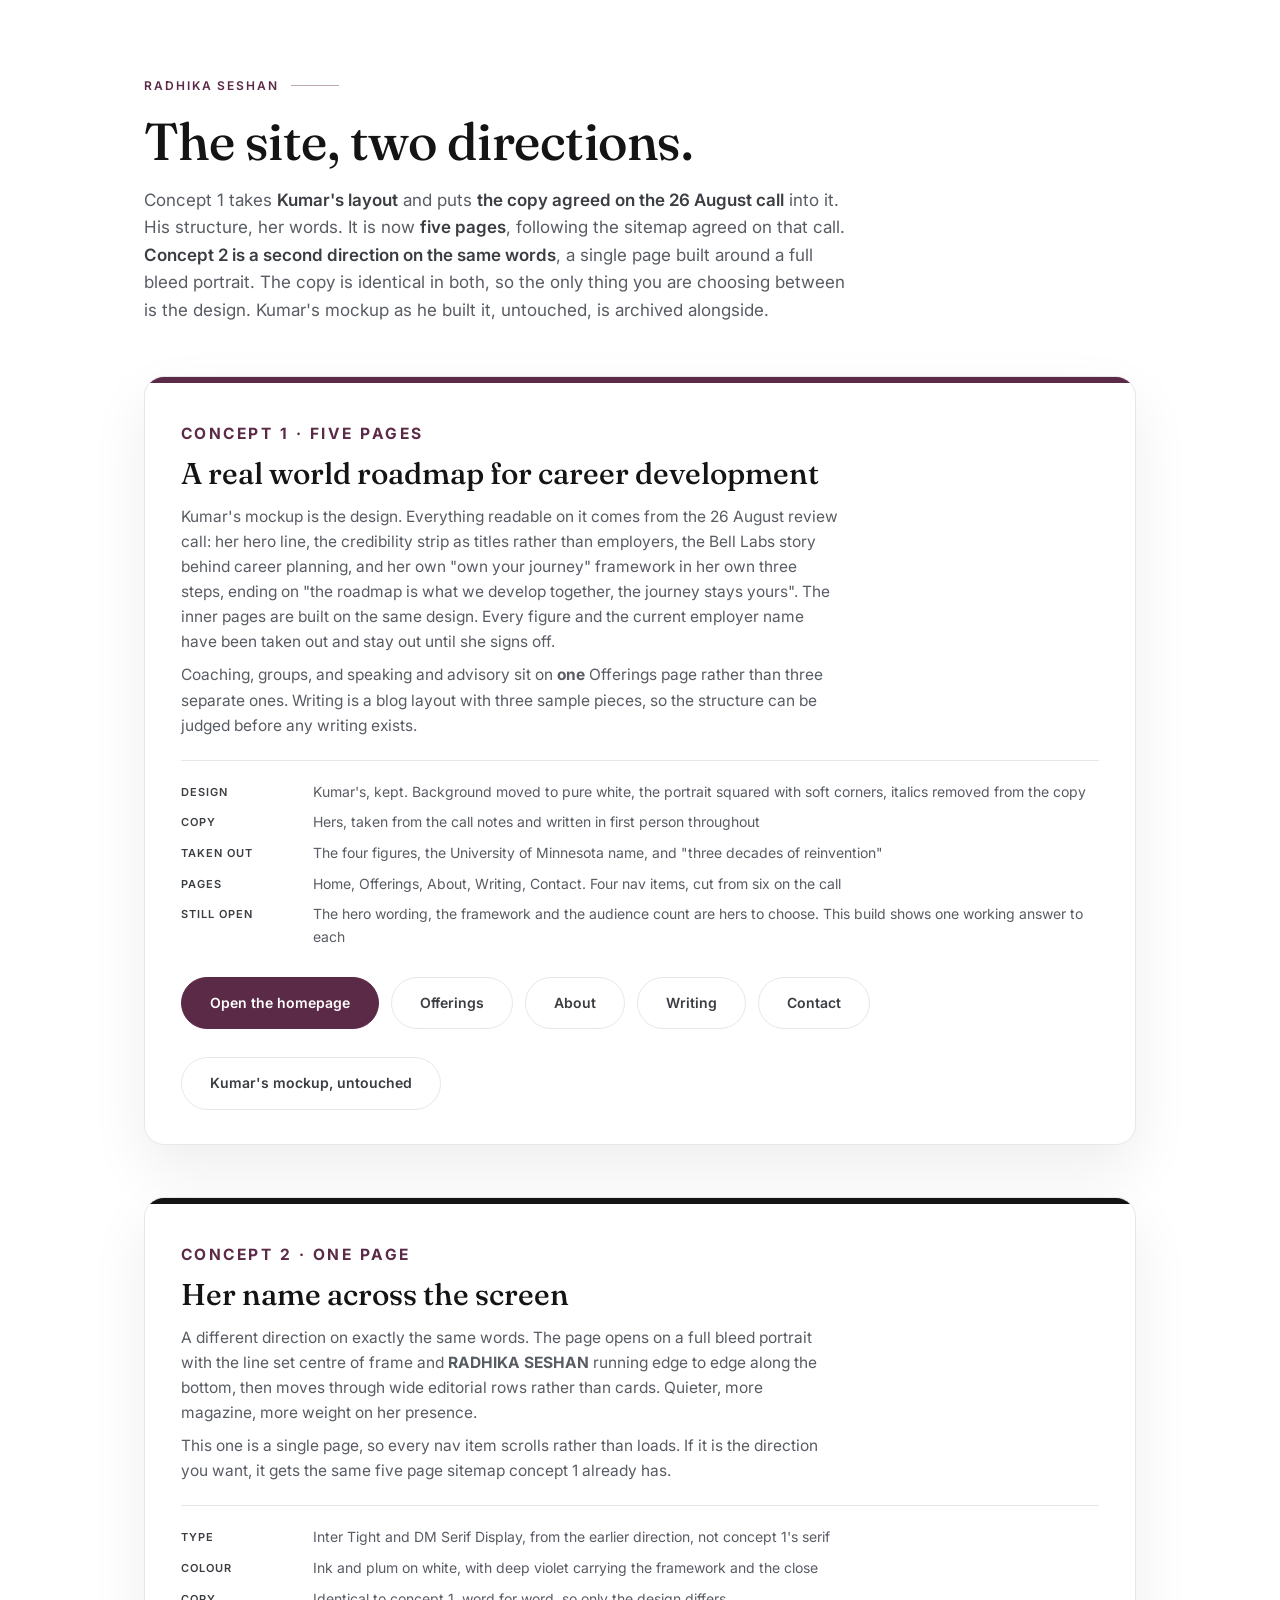
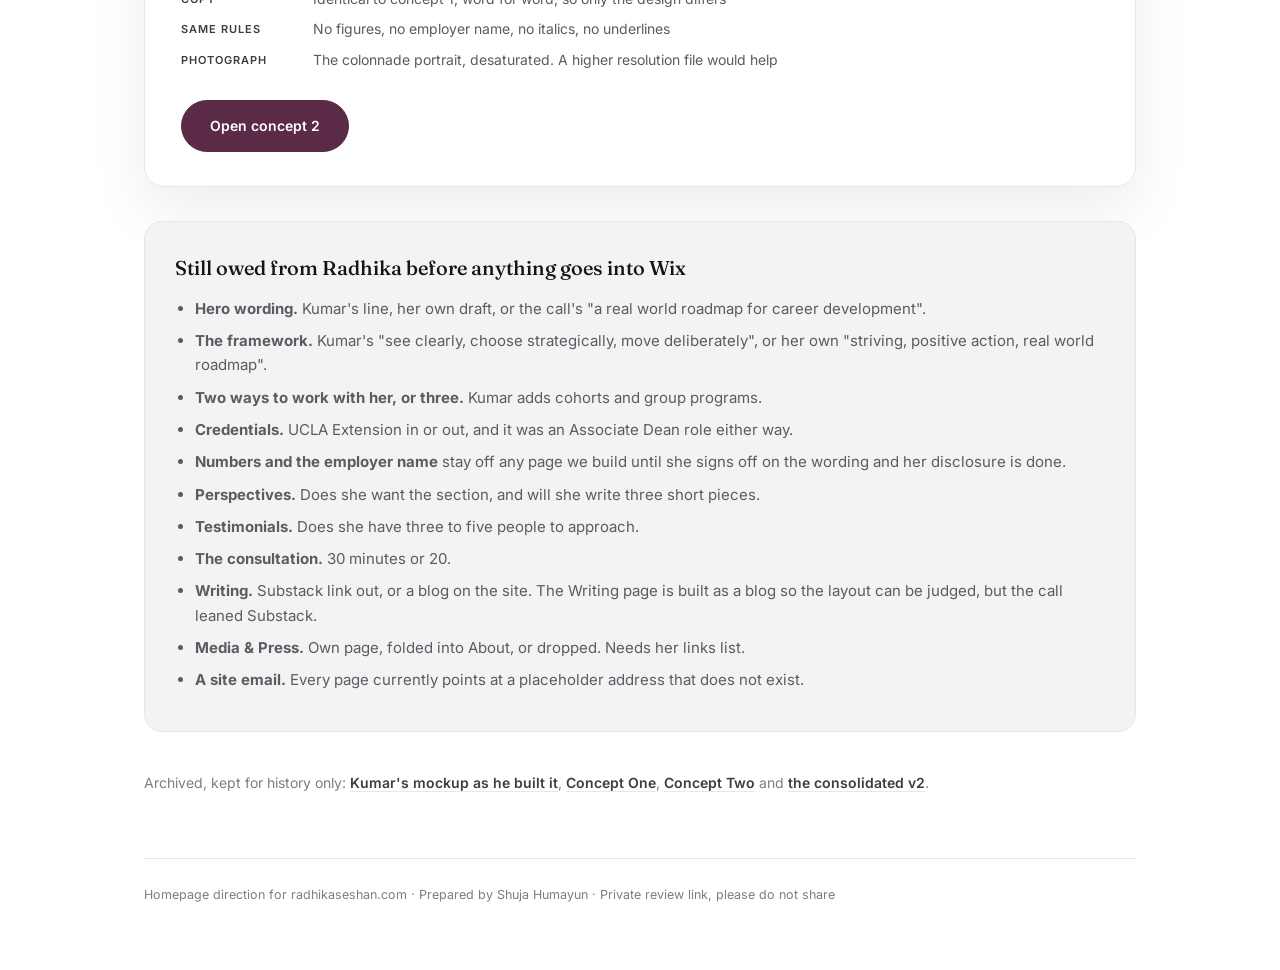
<file: index.html>
<!DOCTYPE html>
<html lang="en">
<head>
<meta charset="utf-8">
<meta name="viewport" content="width=device-width, initial-scale=1">
<title>Radhika Seshan · Site concepts</title>
<meta name="description" content="Homepage directions for the Radhika Seshan personal brand site: concept 1 pairs Kumar's layout with the copy agreed on the review call, concept 2 is a second direction on the same words.">
<meta name="robots" content="noindex, nofollow">
<link rel="icon" href="data:image/svg+xml,%3Csvg xmlns='http://www.w3.org/2000/svg' viewBox='0 0 64 64'%3E%3Crect width='64' height='64' rx='14' fill='%235B2A46'/%3E%3Ctext x='32' y='45' font-family='Georgia,serif' font-size='38' fill='%23FFFFFF' text-anchor='middle'%3ER%3C/text%3E%3C/svg%3E">
<link rel="preconnect" href="https://fonts.googleapis.com">
<link rel="preconnect" href="https://fonts.gstatic.com" crossorigin>
<link href="https://fonts.googleapis.com/css2?family=Fraunces:opsz,wght@9..144,400;9..144,500&family=Inter:wght@400;500;600&display=swap" rel="stylesheet">
<style>
  :root{
    --ink:#141414;
    --iron:#3A3D42;
    --body:#585C63;
    --soft:#7A7E85;
    --hairline:#E7E7E9;
    --mist:#F3F3F4;
    --paper:#FCFCFB;
    --white:#FFFFFF;
    --plum:#5B2A46;
    --plum-press:#4A2239;
    --font-display:'Fraunces', Georgia, serif;
    --font-body:'Inter', -apple-system, BlinkMacSystemFont, 'Segoe UI', Arial, sans-serif;
  }
  *{margin:0;padding:0;box-sizing:border-box}
  body{
    font-family:var(--font-body);color:var(--body);background:var(--white);
    -webkit-font-smoothing:antialiased;line-height:1.62;
  }
  .wrap{max-width:1040px;margin:0 auto;padding:0 24px}

  header{padding:76px 0 0}
  .eyebrow{
    font-size:12px;font-weight:600;letter-spacing:.16em;text-transform:uppercase;
    color:var(--plum);display:flex;align-items:center;gap:12px;
  }
  .eyebrow::after{content:"";flex:0 0 48px;height:1px;background:var(--plum);opacity:.4}
  h1{
    font-family:var(--font-display);font-weight:500;color:var(--ink);
    font-size:clamp(34px,5vw,52px);line-height:1.1;letter-spacing:-.01em;margin:18px 0 16px;
  }
  .lede{font-size:17px;max-width:64ch}
  .lede strong{color:var(--iron);font-weight:600}

  .primary{
    margin:52px 0 0;border:1px solid var(--hairline);border-radius:20px;overflow:hidden;
    background:var(--white);box-shadow:0 24px 60px rgba(20,20,20,.07);
  }
  .primary .bar{height:6px;background:var(--plum)}
  .primary .bar-alt{background:var(--ink)}
  .tag-alt{color:var(--ink)}
  .btn-alt{background:var(--ink);border-color:var(--ink)}
  .btn-alt:hover{background:#000}
  .primary-body{padding:38px 36px 34px}
  .tag{
    font-size:11px;font-weight:700;letter-spacing:.16em;text-transform:uppercase;color:var(--plum);
  }
  .primary h2{
    font-family:var(--font-display);font-weight:500;color:var(--ink);
    font-size:30px;line-height:1.18;margin:10px 0 12px;
  }
  .primary p{font-size:15.5px;max-width:66ch;margin-bottom:8px}
  .spec{
    list-style:none;border-top:1px solid var(--hairline);margin:22px 0 0;padding-top:20px;
    font-size:14px;display:grid;gap:8px;
  }
  .spec li{display:flex;gap:14px}
  .spec b{
    flex:0 0 118px;font-weight:600;color:var(--iron);font-size:11px;
    letter-spacing:.09em;text-transform:uppercase;padding-top:3px;
  }
  .actions{display:flex;flex-wrap:wrap;gap:12px;margin-top:28px}
  .btn{
    display:inline-block;padding:14px 28px;border-radius:999px;
    font-size:14px;font-weight:600;text-decoration:none;
    transition:background .2s ease, transform .2s ease, border-color .2s ease;
  }
  .btn-solid{background:var(--plum);color:var(--white);border:1px solid var(--plum)}
  .btn-solid:hover{background:var(--plum-press);transform:translateY(-2px)}
  .btn-ghost{border:1px solid var(--hairline);color:var(--iron)}
  .btn-ghost:hover{border-color:var(--iron);transform:translateY(-2px)}

  .note{
    background:var(--mist);border:1px solid var(--hairline);border-radius:18px;
    padding:30px 30px;margin:34px 0 0;
  }
  .note h3{
    font-family:var(--font-display);font-weight:500;color:var(--ink);
    font-size:20px;margin-bottom:12px;
  }
  .note ul{margin:0;padding-left:20px;font-size:15px}
  .note li{margin-bottom:8px}

  .ref{
    background:var(--white);border:1px solid var(--hairline);border-radius:18px;
    padding:28px 30px;margin:24px 0 0;
  }
  .ref h3{
    font-family:var(--font-display);font-weight:500;color:var(--ink);
    font-size:18px;margin-bottom:10px;
  }
  .ref p{font-size:14.5px;max-width:66ch;margin-bottom:10px}
  .ref .muted{font-size:13px;color:var(--soft);margin-top:10px;max-width:66ch}

  .earlier{margin:40px 0 0;font-size:14px;color:var(--soft)}
  .earlier a{color:var(--iron);font-weight:600;text-decoration:none;border-bottom:1px solid var(--hairline)}
  .earlier a:hover{border-bottom-color:var(--iron)}

  footer{
    margin-top:64px;border-top:1px solid var(--hairline);
    padding:26px 0 64px;font-size:12.5px;color:var(--soft);
  }
  @media (max-width:600px){
    header{padding-top:48px}
    .primary-body,.note,.ref{padding-left:22px;padding-right:22px}
    .spec b{flex-basis:96px}
  }
</style>
</head>
<body>
<div class="wrap">

  <header>
    <p class="eyebrow">Radhika Seshan</p>
    <h1>The site, two directions.</h1>
    <p class="lede">Concept 1 takes <strong>Kumar's layout</strong> and puts <strong>the copy agreed on the 26 August call</strong> into it. His structure, her words. It is now <strong>five pages</strong>, following the sitemap agreed on that call. <strong>Concept 2 is a second direction on the same words</strong>, a single page built around a full bleed portrait. The copy is identical in both, so the only thing you are choosing between is the design. Kumar's mockup as he built it, untouched, is archived alongside.</p>
  </header>

  <article class="primary">
    <div class="bar"></div>
    <div class="primary-body">
      <p class="tag">Concept 1 &middot; five pages</p>
      <h2>A real world roadmap for career development</h2>
      <p>Kumar's mockup is the design. Everything readable on it comes from the 26 August review call: her hero line, the credibility strip as titles rather than employers, the Bell Labs story behind career planning, and her own "own your journey" framework in her own three steps, ending on "the roadmap is what we develop together, the journey stays yours". The inner pages are built on the same design. Every figure and the current employer name have been taken out and stay out until she signs off.</p>
      <p>Coaching, groups, and speaking and advisory sit on <b>one</b> Offerings page rather than three separate ones. Writing is a blog layout with three sample pieces, so the structure can be judged before any writing exists.</p>
      <ul class="spec">
        <li><b>Design</b><span>Kumar's, kept. Background moved to pure white, the portrait squared with soft corners, italics removed from the copy</span></li>
        <li><b>Copy</b><span>Hers, taken from the call notes and written in first person throughout</span></li>
        <li><b>Taken out</b><span>The four figures, the University of Minnesota name, and "three decades of reinvention"</span></li>
        <li><b>Pages</b><span>Home, Offerings, About, Writing, Contact. Four nav items, cut from six on the call</span></li>
        <li><b>Still open</b><span>The hero wording, the framework and the audience count are hers to choose. This build shows one working answer to each</span></li>
      </ul>
      <div class="actions">
        <a class="btn btn-solid" href="concept-1/">Open the homepage</a>
        <a class="btn btn-ghost" href="concept-1/offerings.html">Offerings</a>
        <a class="btn btn-ghost" href="concept-1/about.html">About</a>
        <a class="btn btn-ghost" href="concept-1/writing.html">Writing</a>
        <a class="btn btn-ghost" href="concept-1/contact.html">Contact</a>
      </div>
      <div class="actions">
        <a class="btn btn-ghost" href="archive/kumar-exact/">Kumar's mockup, untouched</a>
      </div>
    </div>
  </article>

  <article class="primary">
    <div class="bar bar-alt"></div>
    <div class="primary-body">
      <p class="tag tag-alt">Concept 2 &middot; one page</p>
      <h2>Her name across the screen</h2>
      <p>A different direction on exactly the same words. The page opens on a full bleed portrait with the line set centre of frame and <b>RADHIKA SESHAN</b> running edge to edge along the bottom, then moves through wide editorial rows rather than cards. Quieter, more magazine, more weight on her presence.</p>
      <p>This one is a single page, so every nav item scrolls rather than loads. If it is the direction you want, it gets the same five page sitemap concept 1 already has.</p>
      <ul class="spec">
        <li><b>Type</b><span>Inter Tight and DM Serif Display, from the earlier direction, not concept 1's serif</span></li>
        <li><b>Colour</b><span>Ink and plum on white, with deep violet carrying the framework and the close</span></li>
        <li><b>Copy</b><span>Identical to concept 1, word for word, so only the design differs</span></li>
        <li><b>Same rules</b><span>No figures, no employer name, no italics, no underlines</span></li>
        <li><b>Photograph</b><span>The colonnade portrait, desaturated. A higher resolution file would help</span></li>
      </ul>
      <div class="actions">
        <a class="btn btn-solid btn-alt" href="concept-2/">Open concept 2</a>
      </div>
    </div>
  </article>

  <section class="note">
    <h3>Still owed from Radhika before anything goes into Wix</h3>
    <ul>
      <li><strong>Hero wording.</strong> Kumar's line, her own draft, or the call's "a real world roadmap for career development".</li>
      <li><strong>The framework.</strong> Kumar's "see clearly, choose strategically, move deliberately", or her own "striving, positive action, real world roadmap".</li>
      <li><strong>Two ways to work with her, or three.</strong> Kumar adds cohorts and group programs.</li>
      <li><strong>Credentials.</strong> UCLA Extension in or out, and it was an Associate Dean role either way.</li>
      <li><strong>Numbers and the employer name</strong> stay off any page we build until she signs off on the wording and her disclosure is done.</li>
      <li><strong>Perspectives.</strong> Does she want the section, and will she write three short pieces.</li>
      <li><strong>Testimonials.</strong> Does she have three to five people to approach.</li>
      <li><strong>The consultation.</strong> 30 minutes or 20.</li>
      <li><strong>Writing.</strong> Substack link out, or a blog on the site. The Writing page is built as a blog so the layout can be judged, but the call leaned Substack.</li>
      <li><strong>Media &amp; Press.</strong> Own page, folded into About, or dropped. Needs her links list.</li>
      <li><strong>A site email.</strong> Every page currently points at a placeholder address that does not exist.</li>
    </ul>
  </section>

  <p class="earlier">Archived, kept for history only:
    <a href="archive/kumar-exact/">Kumar's mockup as he built it</a>, <a href="archive/concept-one/">Concept One</a>, <a href="archive/concept-two/">Concept Two</a> and <a href="archive/concept-v2/">the consolidated v2</a>.
  </p>

  <footer>
    Homepage direction for radhikaseshan.com &middot; Prepared by Shuja Humayun &middot; Private review link, please do not share
  </footer>

</div>
</body>
</html>
</file>
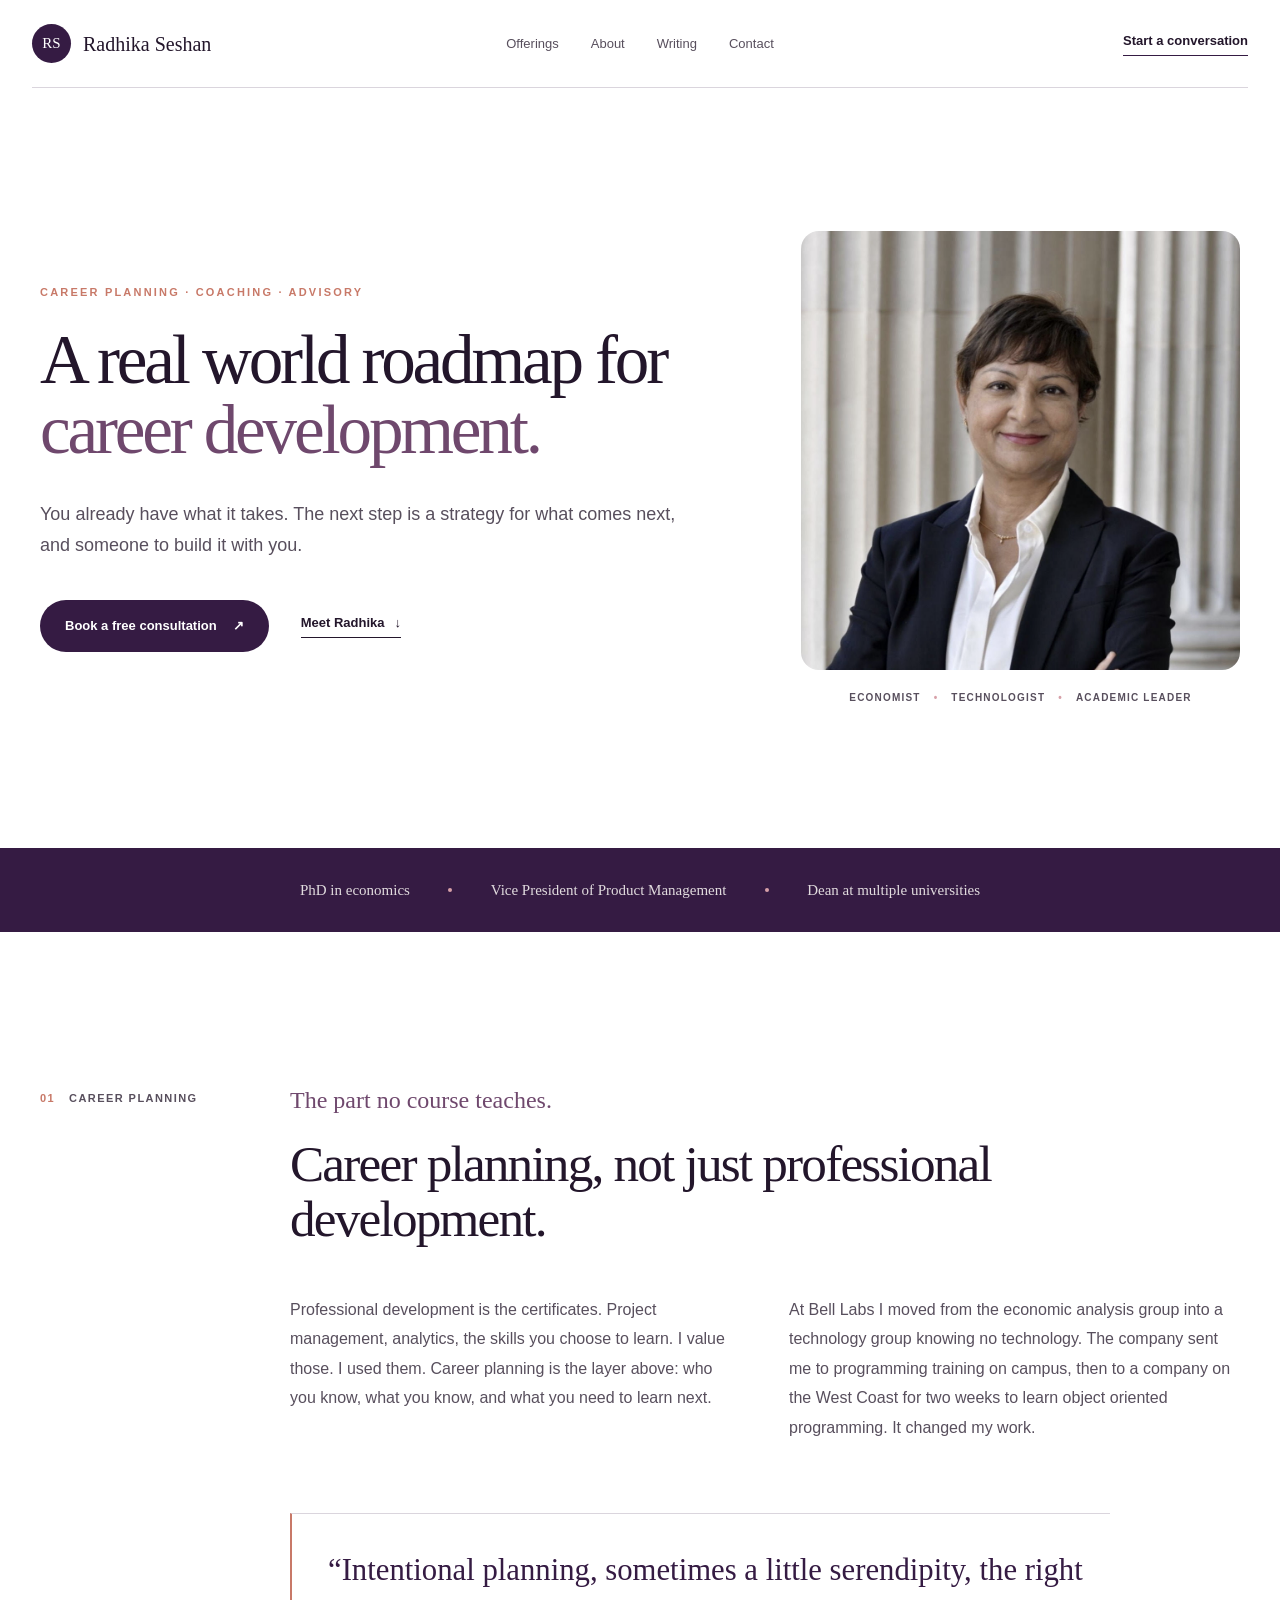
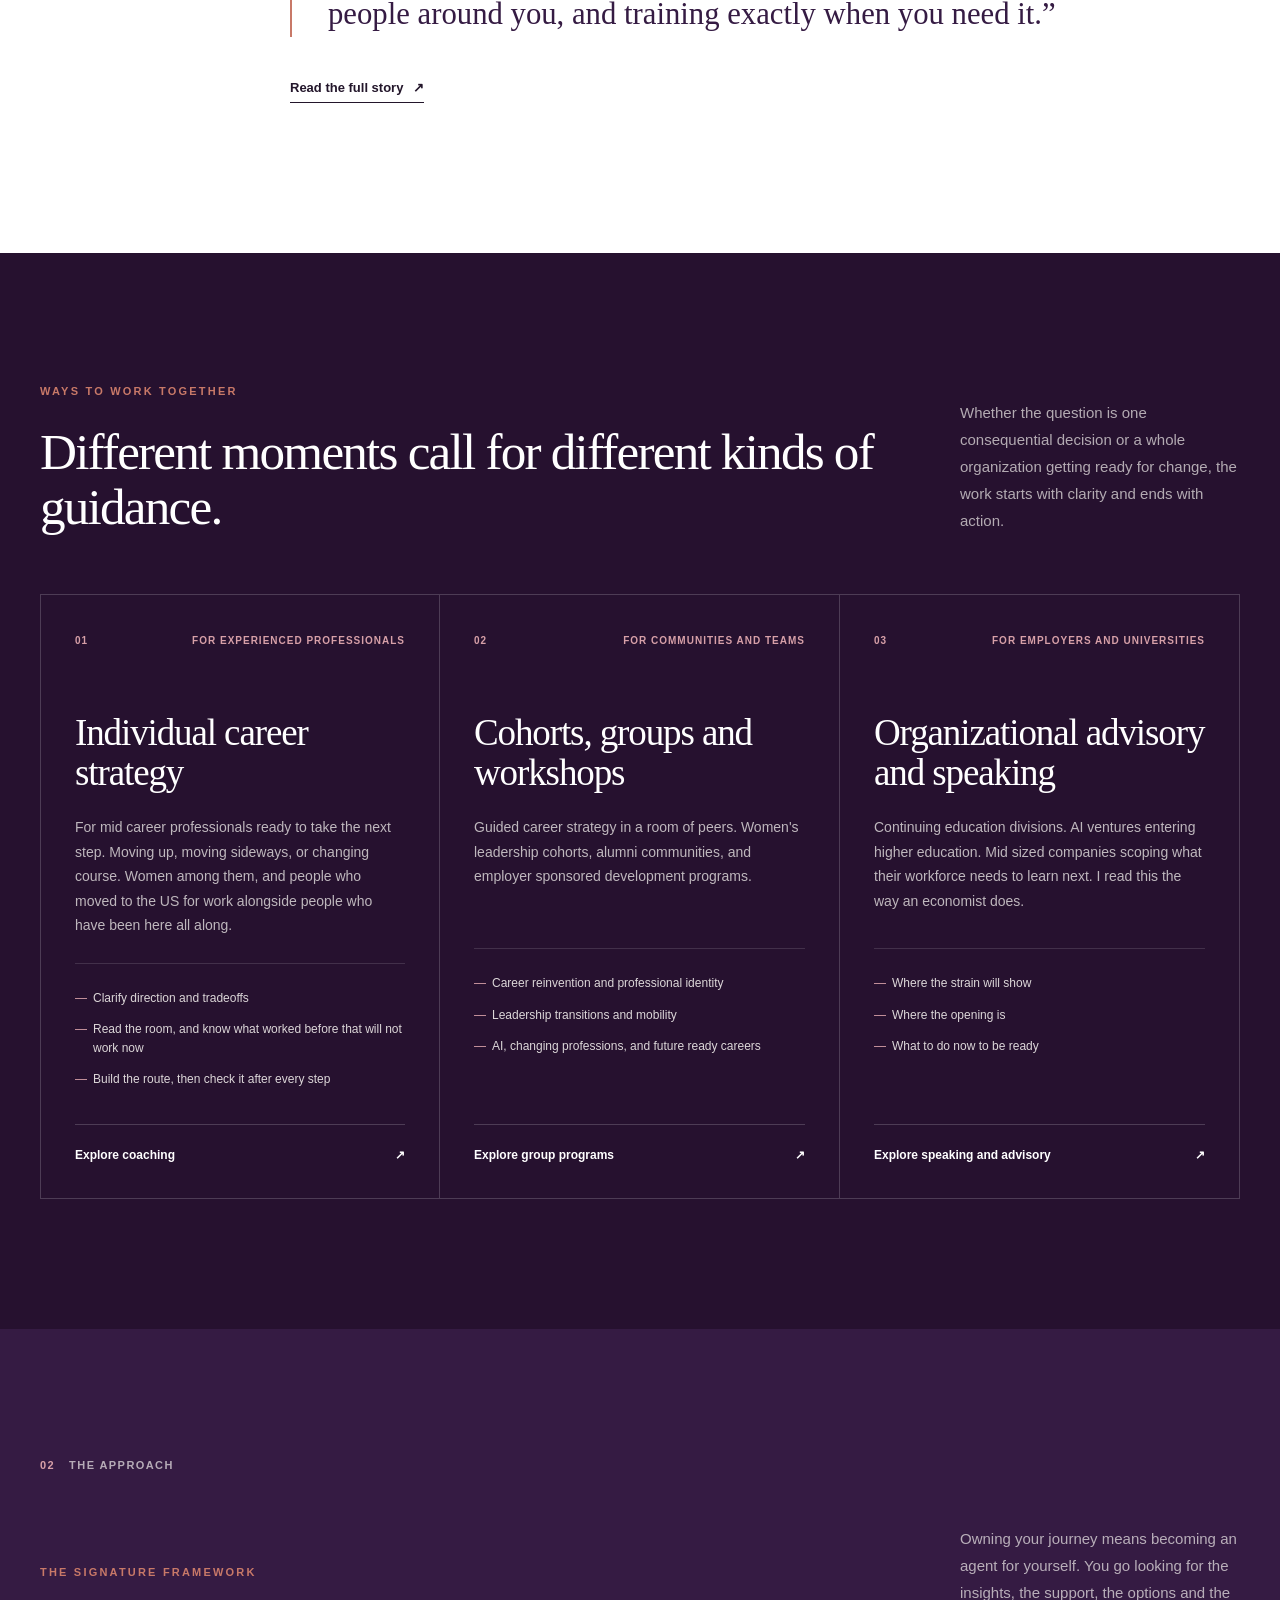
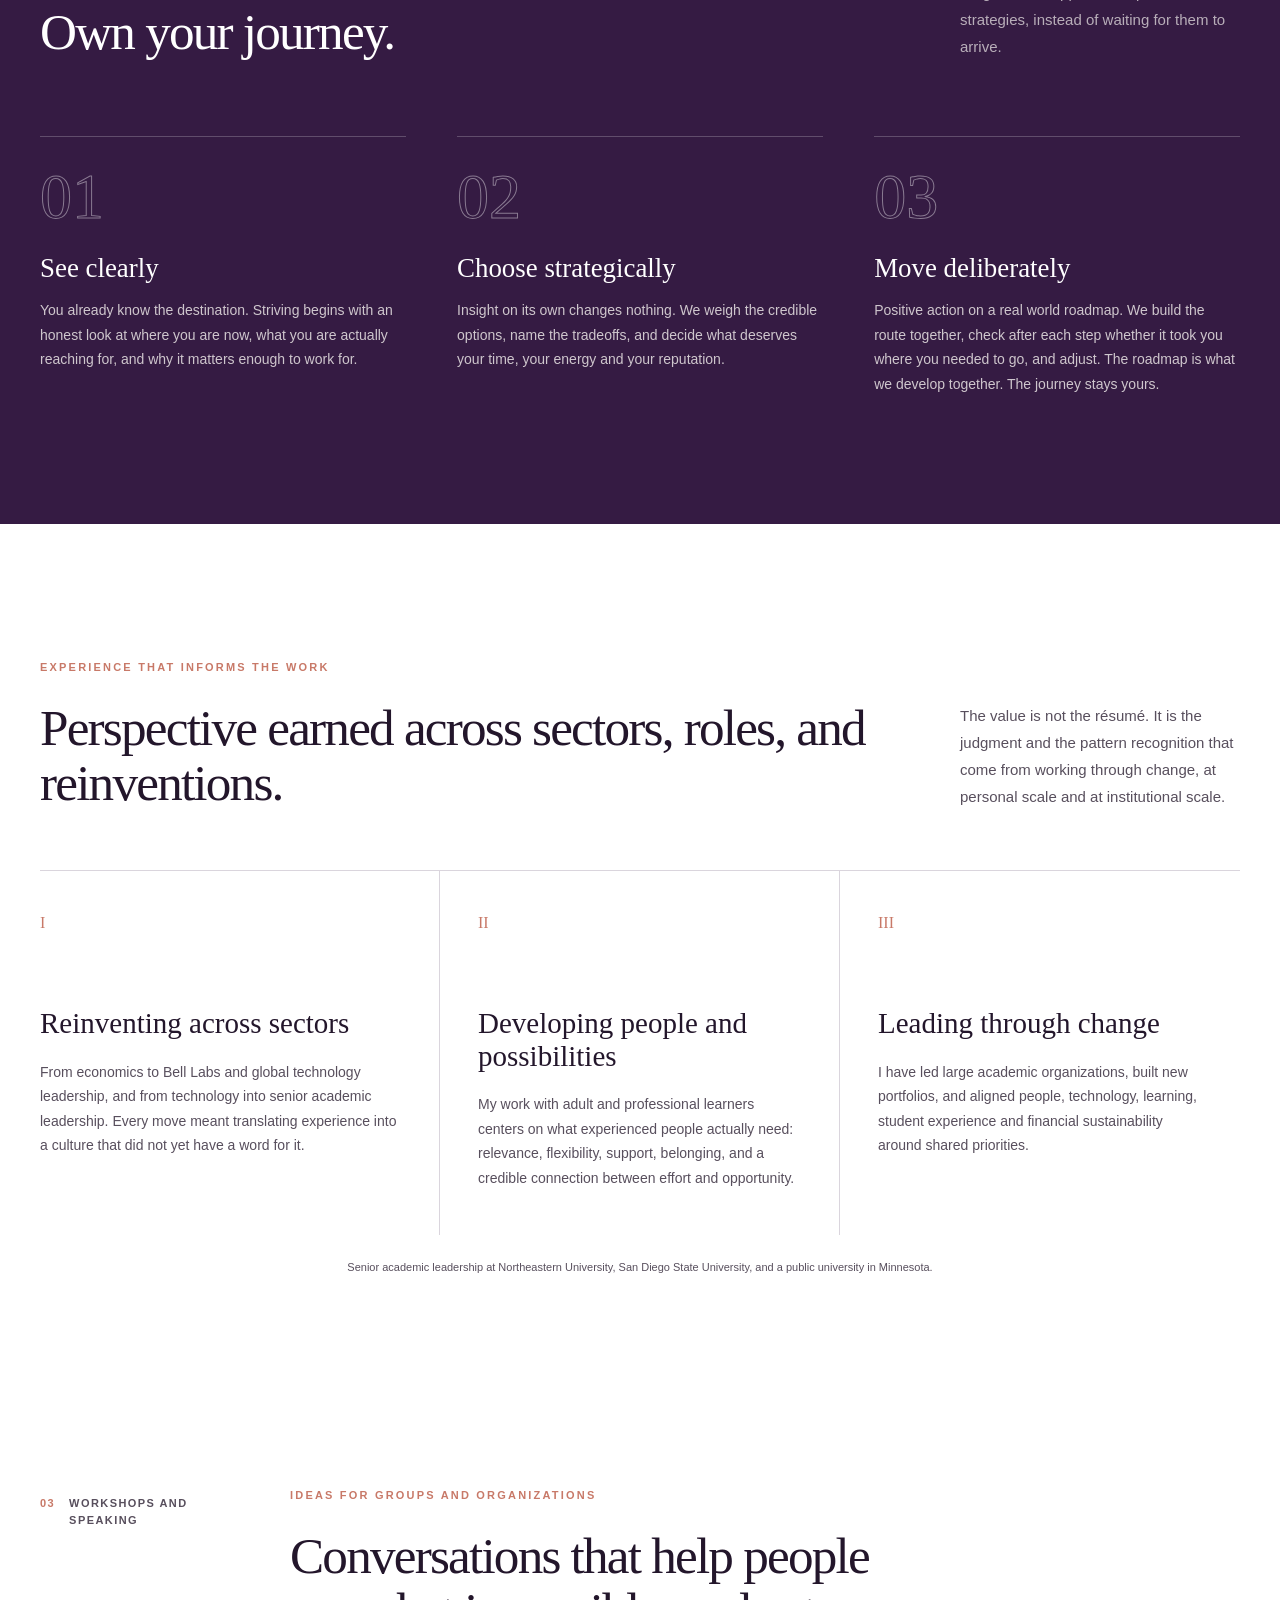
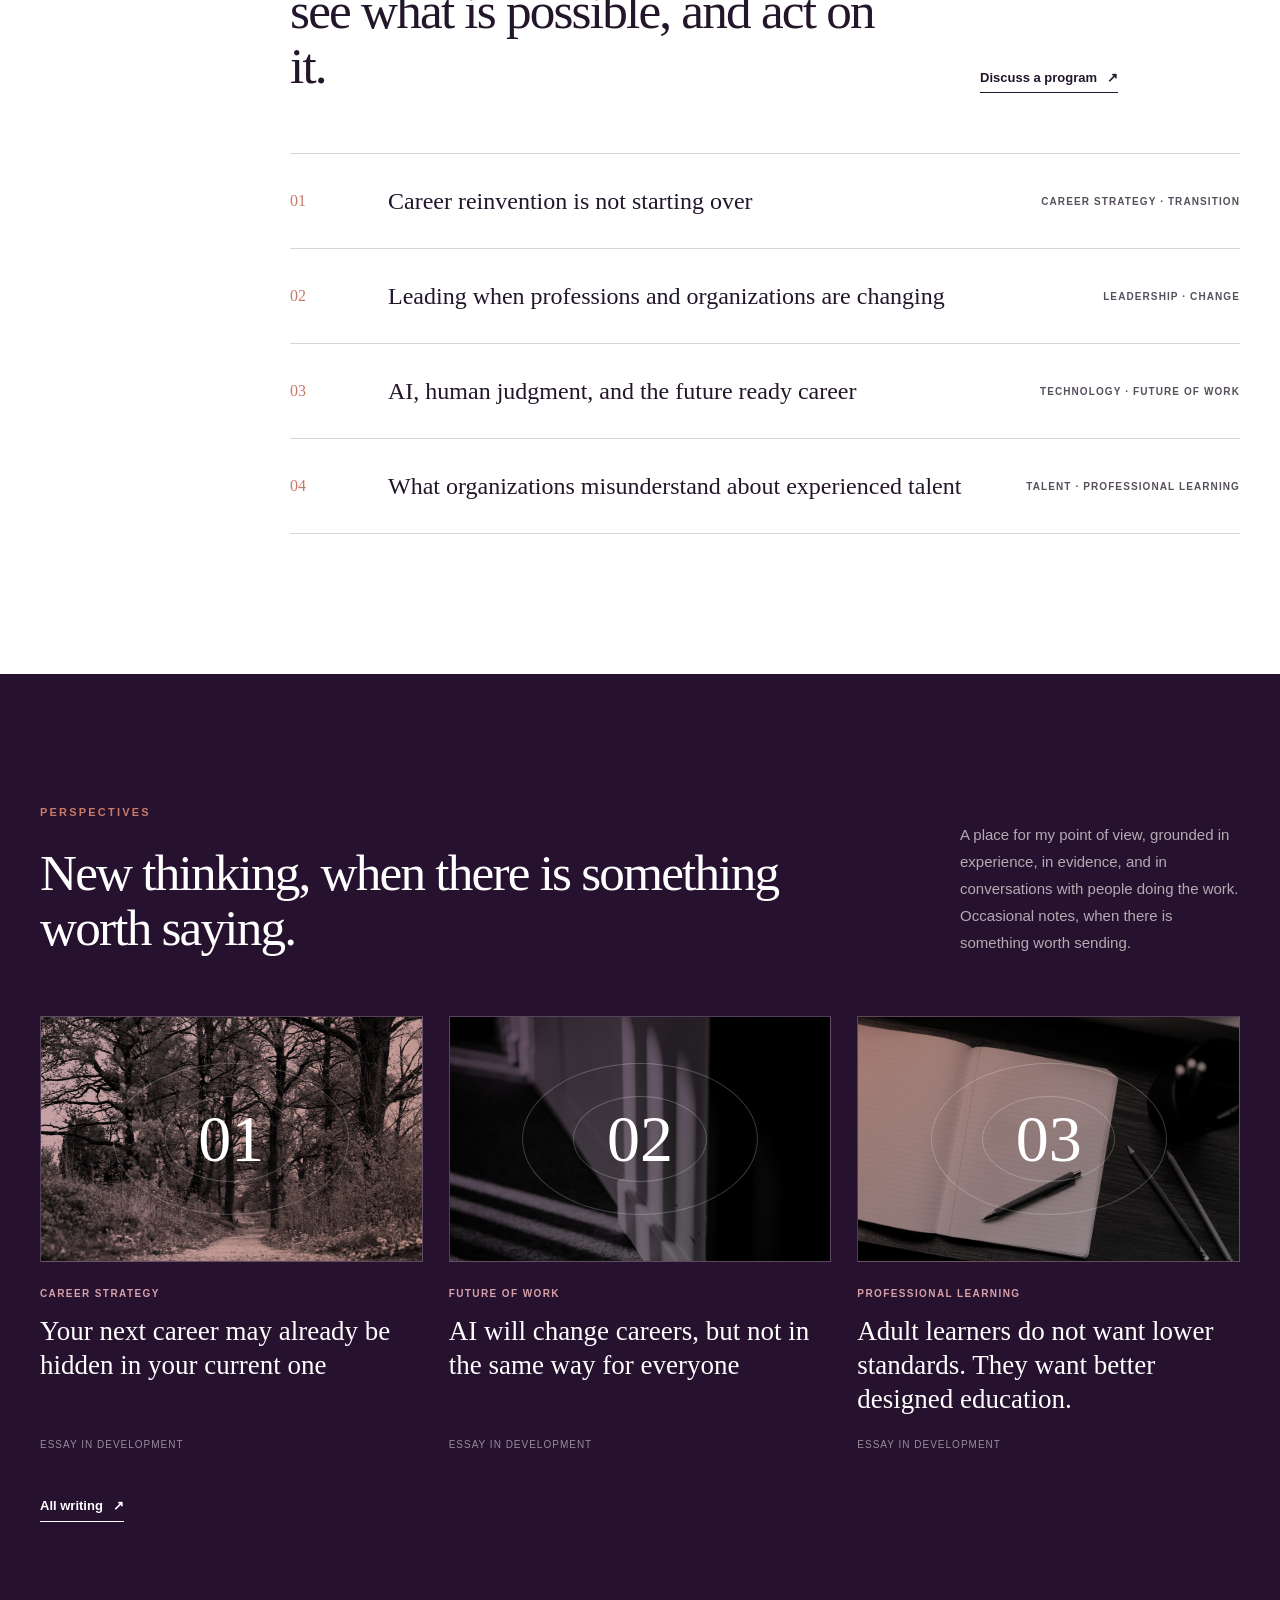
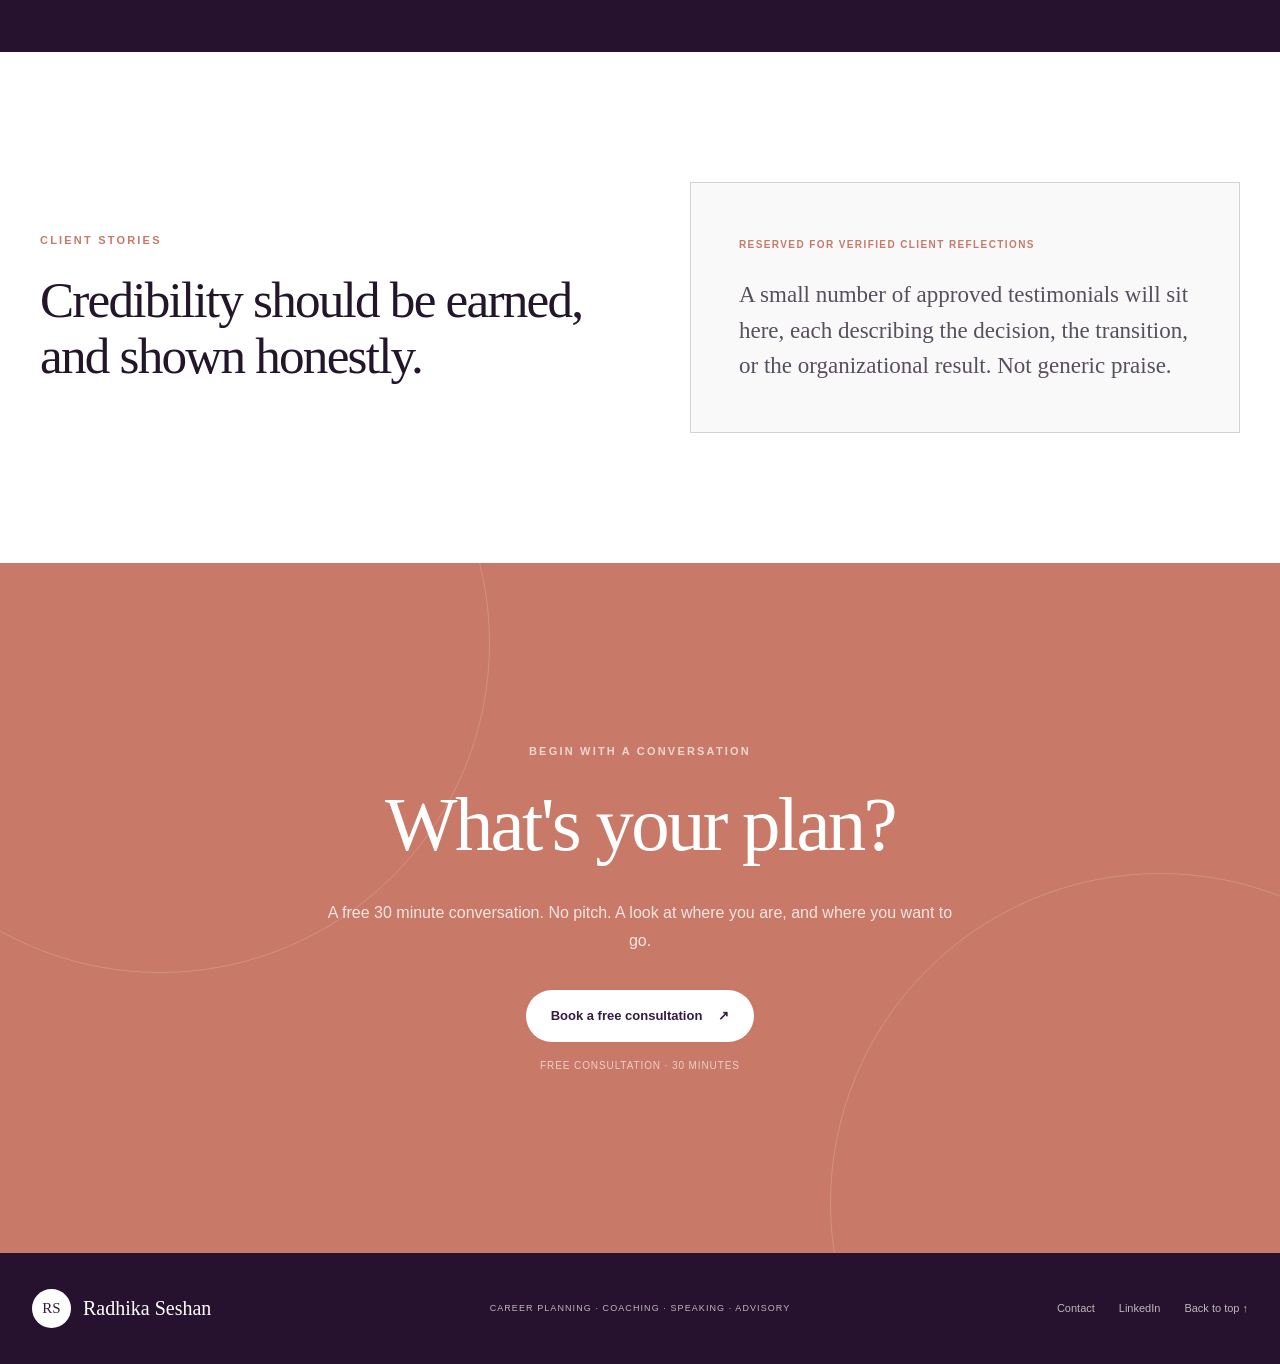
<file: concept-1/index.html>
<!DOCTYPE html>
<html lang="en">
<head>
<meta charset="utf-8"/>
<meta name="viewport" content="width=device-width, initial-scale=1"/>
<link rel="preload" href="radhika-hero.jpg" as="image"/>
<link rel="stylesheet" href="assets/index-CevfxaK9.css"/>
<link rel="stylesheet" href="assets/pages.css"/>
<title>Radhika Seshan | Career Planning and Coaching</title>
<meta name="description" content="A real world roadmap for career development. Career planning, coaching and advisory for mid career professionals, for groups, and for organizations preparing people for change."/>
<link rel="shortcut icon" href="favicon.svg"/>
<link rel="icon" href="favicon.svg"/>
</head>
<body class="antialiased">
<main id="top">

<header class="site-header">
  <a class="brand" href="#top" aria-label="Radhika Seshan home"><span class="brand-mark">RS</span><span class="brand-name">Radhika Seshan</span></a>
  <nav class="desktop-nav" aria-label="Main navigation">
    <a href="offerings.html">Offerings</a>
    <a href="about.html">About</a>
    <a href="writing.html">Writing</a>
    <a href="contact.html">Contact</a>
  </nav>
  <a class="header-cta" href="contact.html">Start a conversation</a>
</header>

<nav class="mobile-nav" aria-label="Main navigation, compact">
  <a href="offerings.html">Offerings</a>
  <a href="about.html">About</a>
  <a href="writing.html">Writing</a>
  <a href="contact.html">Contact</a>
</nav>

<section class="hero section-shell">
  <div class="hero-copy">
    <p class="eyebrow">Career planning · Coaching · Advisory</p>
    <h1>A real world roadmap for <em>career development.</em></h1>
    <p class="hero-intro">You already have what it takes. The next step is a strategy for what comes next, and someone to build it with you.</p>
    <div class="hero-actions">
      <a class="button button-primary" href="contact.html">Book a free consultation <span aria-hidden="true">&#8599;</span></a>
      <a class="text-link" href="#about">Meet Radhika <span aria-hidden="true">&#8595;</span></a>
    </div>
  </div>
  <figure class="hero-portrait">
    <img src="radhika-hero.jpg" alt="Radhika Seshan, career strategist and academic leader"/>
    <figcaption><span>Economist</span><span>Technologist</span><span>Academic leader</span></figcaption>
  </figure>
</section>

<section class="credential-strip" aria-label="Professional background">
  <span>PhD in economics</span><i aria-hidden="true"></i>
  <span>Vice President of Product Management</span><i aria-hidden="true"></i>
  <span>Dean at multiple universities</span>
</section>

<section class="story section-shell" id="about">
  <div class="section-label"><span>01</span><p>Career planning</p></div>
  <div class="story-content">
    <p class="kicker">The part no course teaches.</p>
    <h2>Career planning, not just professional development.</h2>
    <div class="story-columns">
      <p>Professional development is the certificates. Project management, analytics, the skills you choose to learn. I value those. I used them. Career planning is the layer above: who you know, what you know, and what you need to learn next.</p>
      <p>At Bell Labs I moved from the economic analysis group into a technology group knowing no technology. The company sent me to programming training on campus, then to a company on the West Coast for two weeks to learn object oriented programming. It changed my work.</p>
    </div>
    <blockquote>&ldquo;Intentional planning, sometimes a little serendipity, the right people around you, and training exactly when you need it.&rdquo;</blockquote>
    <div class="section-cta"><a class="text-link" href="about.html">Read the full story <span aria-hidden="true">&#8599;</span></a></div>
  </div>
</section>

<section class="services" id="work">
  <div class="section-shell">
    <div class="section-heading light-heading">
      <div>
        <p class="eyebrow">Ways to work together</p>
        <h2>Different moments call for different kinds of guidance.</h2>
      </div>
      <p>Whether the question is one consequential decision or a whole organization getting ready for change, the work starts with clarity and ends with action.</p>
    </div>
    <div class="service-grid">
      <article class="service-card">
        <div class="card-topline"><span>01</span><p>For experienced professionals</p></div>
        <h3>Individual career strategy</h3>
        <p class="service-copy">For mid career professionals ready to take the next step. Moving up, moving sideways, or changing course. Women among them, and people who moved to the US for work alongside people who have been here all along.</p>
        <ul>
          <li>Clarify direction and tradeoffs</li>
          <li>Read the room, and know what worked before that will not work now</li>
          <li>Build the route, then check it after every step</li>
        </ul>
        <a href="offerings.html#coaching">Explore coaching <span aria-hidden="true">&#8599;</span></a>
      </article>
      <article class="service-card">
        <div class="card-topline"><span>02</span><p>For communities and teams</p></div>
        <h3>Cohorts, groups and workshops</h3>
        <p class="service-copy">Guided career strategy in a room of peers. Women's leadership cohorts, alumni communities, and employer sponsored development programs.</p>
        <ul>
          <li>Career reinvention and professional identity</li>
          <li>Leadership transitions and mobility</li>
          <li>AI, changing professions, and future ready careers</li>
        </ul>
        <a href="offerings.html#groups">Explore group programs <span aria-hidden="true">&#8599;</span></a>
      </article>
      <article class="service-card">
        <div class="card-topline"><span>03</span><p>For employers and universities</p></div>
        <h3>Organizational advisory and speaking</h3>
        <p class="service-copy">Continuing education divisions. AI ventures entering higher education. Mid sized companies scoping what their workforce needs to learn next. I read this the way an economist does.</p>
        <ul>
          <li>Where the strain will show</li>
          <li>Where the opening is</li>
          <li>What to do now to be ready</li>
        </ul>
        <a href="offerings.html#advisory">Explore speaking and advisory <span aria-hidden="true">&#8599;</span></a>
      </article>
    </div>
  </div>
</section>

<!-- The signature framework. Concept 2's statement band, rebuilt in this
     concept's aubergine and Georgia. Kumar's three verbs as the headings,
     Radhika's own words (striving, positive action, a real world roadmap)
     carried inside the copy. -->
<section class="framework" id="approach">
  <div class="section-shell">
    <div class="section-label light-label"><span>02</span><p>The approach</p></div>
    <div class="section-heading light-heading">
      <div>
        <p class="eyebrow">The signature framework</p>
        <h2>Own your journey.</h2>
      </div>
      <p>Owning your journey means becoming an agent for yourself. You go looking for the insights, the support, the options and the strategies, instead of waiting for them to arrive.</p>
    </div>
    <div class="framework-steps">
      <article class="framework-step">
        <span class="step-num" aria-hidden="true">01</span>
        <h3>See clearly</h3>
        <p>You already know the destination. Striving begins with an honest look at where you are now, what you are actually reaching for, and why it matters enough to work for.</p>
      </article>
      <article class="framework-step">
        <span class="step-num" aria-hidden="true">02</span>
        <h3>Choose strategically</h3>
        <p>Insight on its own changes nothing. We weigh the credible options, name the tradeoffs, and decide what deserves your time, your energy and your reputation.</p>
      </article>
      <article class="framework-step">
        <span class="step-num" aria-hidden="true">03</span>
        <h3>Move deliberately</h3>
        <p>Positive action on a real world roadmap. We build the route together, check after each step whether it took you where you needed to go, and adjust. The roadmap is what we develop together. The journey stays yours.</p>
      </article>
    </div>
  </div>
</section>

<section class="experience">
  <div class="section-shell">
    <div class="section-heading">
      <div>
        <p class="eyebrow">Experience that informs the work</p>
        <h2>Perspective earned across sectors, roles, and reinventions.</h2>
      </div>
      <p>The value is not the r&eacute;sum&eacute;. It is the judgment and the pattern recognition that come from working through change, at personal scale and at institutional scale.</p>
    </div>
    <div class="experience-grid">
      <article>
        <span class="experience-number">I</span>
        <h3>Reinventing across sectors</h3>
        <p>From economics to Bell Labs and global technology leadership, and from technology into senior academic leadership. Every move meant translating experience into a culture that did not yet have a word for it.</p>
      </article>
      <article>
        <span class="experience-number">II</span>
        <h3>Developing people and possibilities</h3>
        <p>My work with adult and professional learners centers on what experienced people actually need: relevance, flexibility, support, belonging, and a credible connection between effort and opportunity.</p>
      </article>
      <article>
        <span class="experience-number">III</span>
        <h3>Leading through change</h3>
        <p>I have led large academic organizations, built new portfolios, and aligned people, technology, learning, student experience and financial sustainability around shared priorities.</p>
      </article>
    </div>
    <p class="proof-note">Senior academic leadership at Northeastern University, San Diego State University, and a public university in Minnesota.</p>
  </div>
</section>

<section class="topics section-shell">
  <div class="section-label"><span>03</span><p>Workshops and speaking</p></div>
  <div class="topics-content">
    <div class="section-heading">
      <div>
        <p class="eyebrow">Ideas for groups and organizations</p>
        <h2>Conversations that help people see what is possible, and act on it.</h2>
      </div>
      <a class="text-link" href="offerings.html#groups">Discuss a program <span aria-hidden="true">&#8599;</span></a>
    </div>
    <div class="topic-list">
      <article><span>01</span><h3>Career reinvention is not starting over</h3><p>Career strategy · Transition</p></article>
      <article><span>02</span><h3>Leading when professions and organizations are changing</h3><p>Leadership · Change</p></article>
      <article><span>03</span><h3>AI, human judgment, and the future ready career</h3><p>Technology · Future of work</p></article>
      <article><span>04</span><h3>What organizations misunderstand about experienced talent</h3><p>Talent · Professional learning</p></article>
    </div>
  </div>
</section>

<section class="perspectives" id="perspectives">
  <div class="section-shell">
    <div class="section-heading light-heading">
      <div>
        <p class="eyebrow">Perspectives</p>
        <h2>New thinking, when there is something worth saying.</h2>
      </div>
      <p>A place for my point of view, grounded in experience, in evidence, and in conversations with people doing the work. Occasional notes, when there is something worth sending.</p>
    </div>
    <div class="perspective-grid">
      <article>
        <div class="perspective-art art-1" aria-hidden="true">
          <img src="assets/paws-and-prints-iOV3FV1knag-unsplash.jpg" alt="" loading="lazy" style="object-position:50% 25%"/>
          <div class="art-wash"></div>
          <span>01</span>
        </div>
        <p>Career strategy</p>
        <h3>Your next career may already be hidden in your current one</h3>
        <span class="coming-soon">Essay in development</span>
      </article>
      <article>
        <div class="perspective-art art-2" aria-hidden="true">
          <img src="assets/phil-hearing-veGG-zxldC8-unsplash.jpg" alt="" loading="lazy" style="object-position:55% 42%"/>
          <div class="art-wash"></div>
          <span>02</span>
        </div>
        <p>Future of work</p>
        <h3>AI will change careers, but not in the same way for everyone</h3>
        <span class="coming-soon">Essay in development</span>
      </article>
      <article>
        <div class="perspective-art art-3" aria-hidden="true">
          <img src="assets/clay-banks-n9AaeihA9HI-unsplash.jpg" alt="" loading="lazy" style="object-position:50% 45%"/>
          <div class="art-wash"></div>
          <span>03</span>
        </div>
        <p>Professional learning</p>
        <h3>Adult learners do not want lower standards. They want better designed education.</h3>
        <span class="coming-soon">Essay in development</span>
      </article>
    </div>
    <div class="section-cta"><a class="text-link" href="writing.html">All writing <span aria-hidden="true">&#8599;</span></a></div>
  </div>
</section>

<section class="validation section-shell">
  <div>
    <p class="eyebrow">Client stories</p>
    <h2>Credibility should be earned, and shown honestly.</h2>
  </div>
  <div class="testimonial-placeholder">
    <span>Reserved for verified client reflections</span>
    <p>A small number of approved testimonials will sit here, each describing the decision, the transition, or the organizational result. Not generic praise.</p>
  </div>
</section>

<section class="contact" id="contact">
  <div class="contact-orbit orbit-one" aria-hidden="true"></div>
  <div class="contact-orbit orbit-two" aria-hidden="true"></div>
  <div class="contact-content">
    <p class="eyebrow">Begin with a conversation</p>
    <h2>What's your plan?</h2>
    <p>A free 30 minute conversation. No pitch. A look at where you are, and where you want to go.</p>
    <a class="button button-light" href="contact.html">Book a free consultation <span aria-hidden="true">&#8599;</span></a>
    <span class="contact-note">Free consultation · 30 minutes</span>
  </div>
</section>

<footer>
  <a class="brand footer-brand" href="#top"><span class="brand-mark">RS</span><span class="brand-name">Radhika Seshan</span></a>
  <p>Career planning · Coaching · Speaking · Advisory</p>
  <div>
    <a href="contact.html">Contact</a>
    <a href="https://www.linkedin.com/in/seshanr">LinkedIn</a>
    <a href="#top">Back to top &#8593;</a>
  </div>
</footer>

</main>
</body>
</html>
</file>
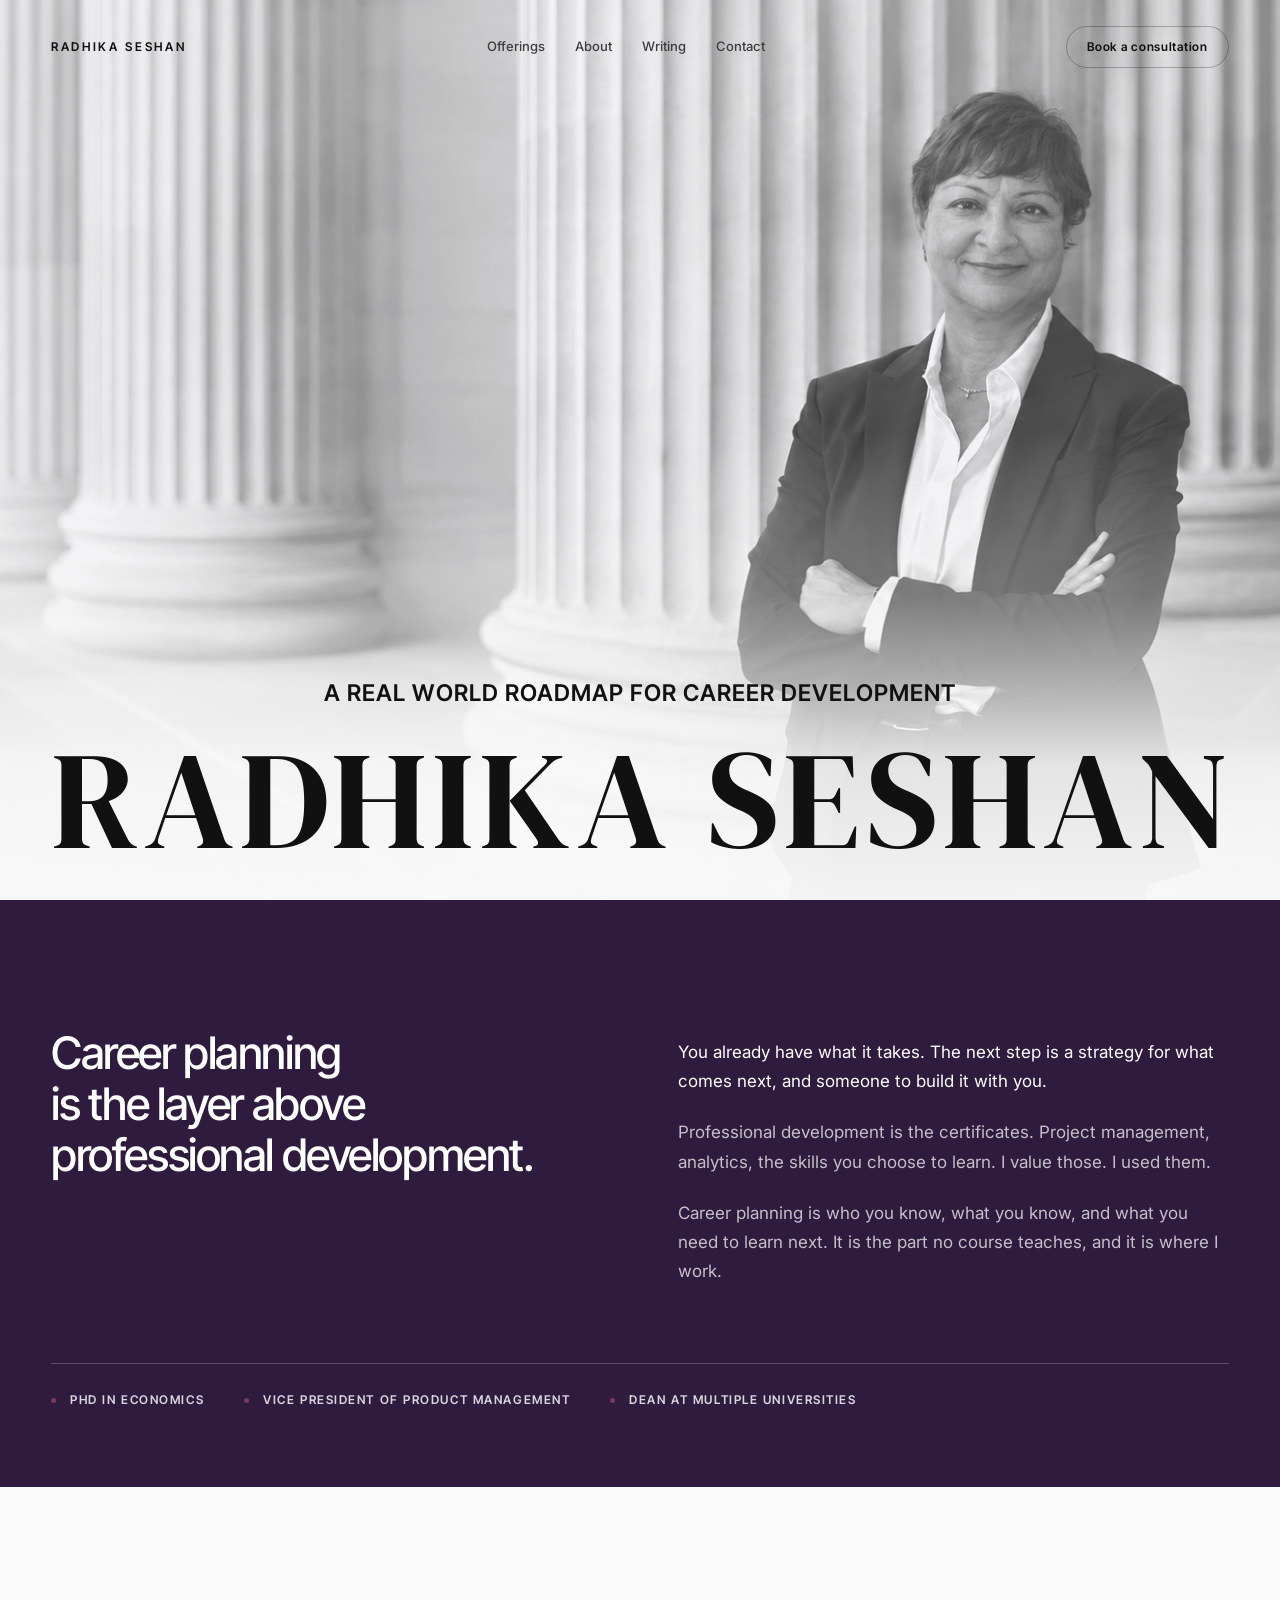
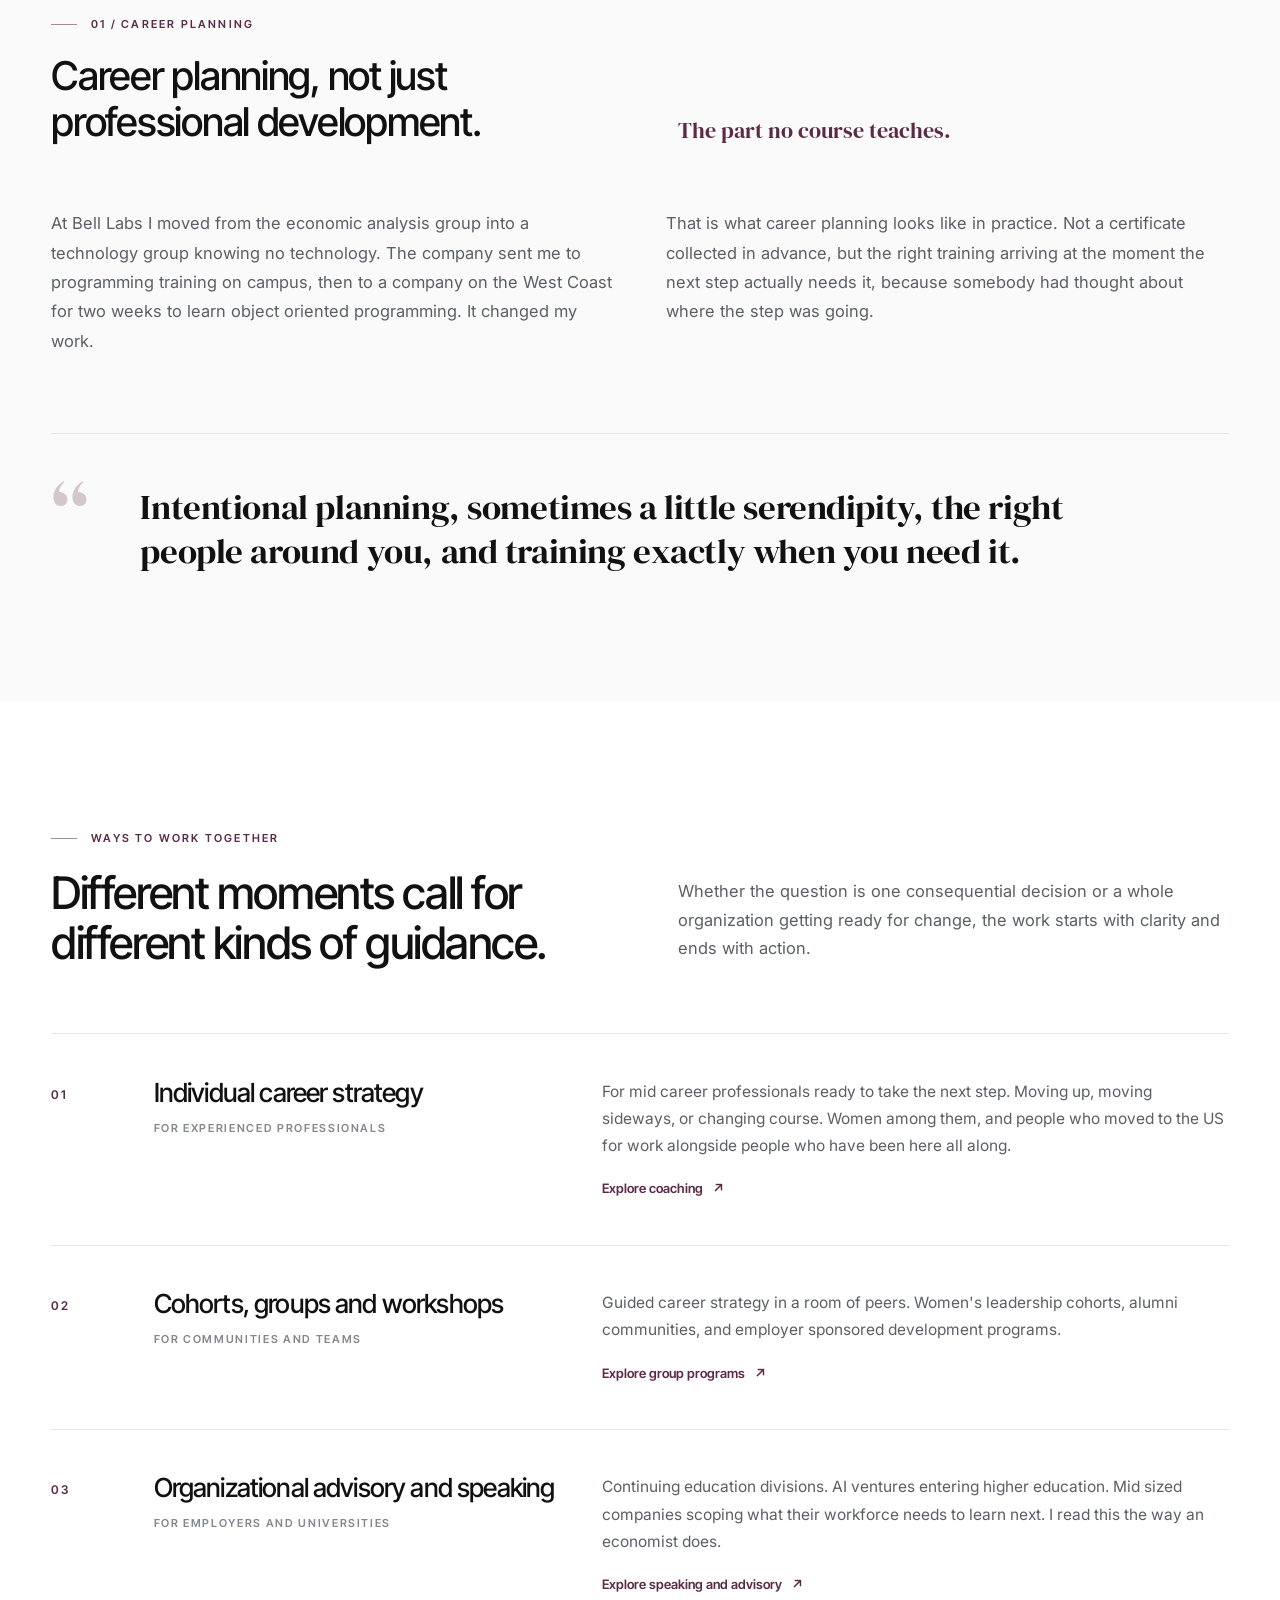
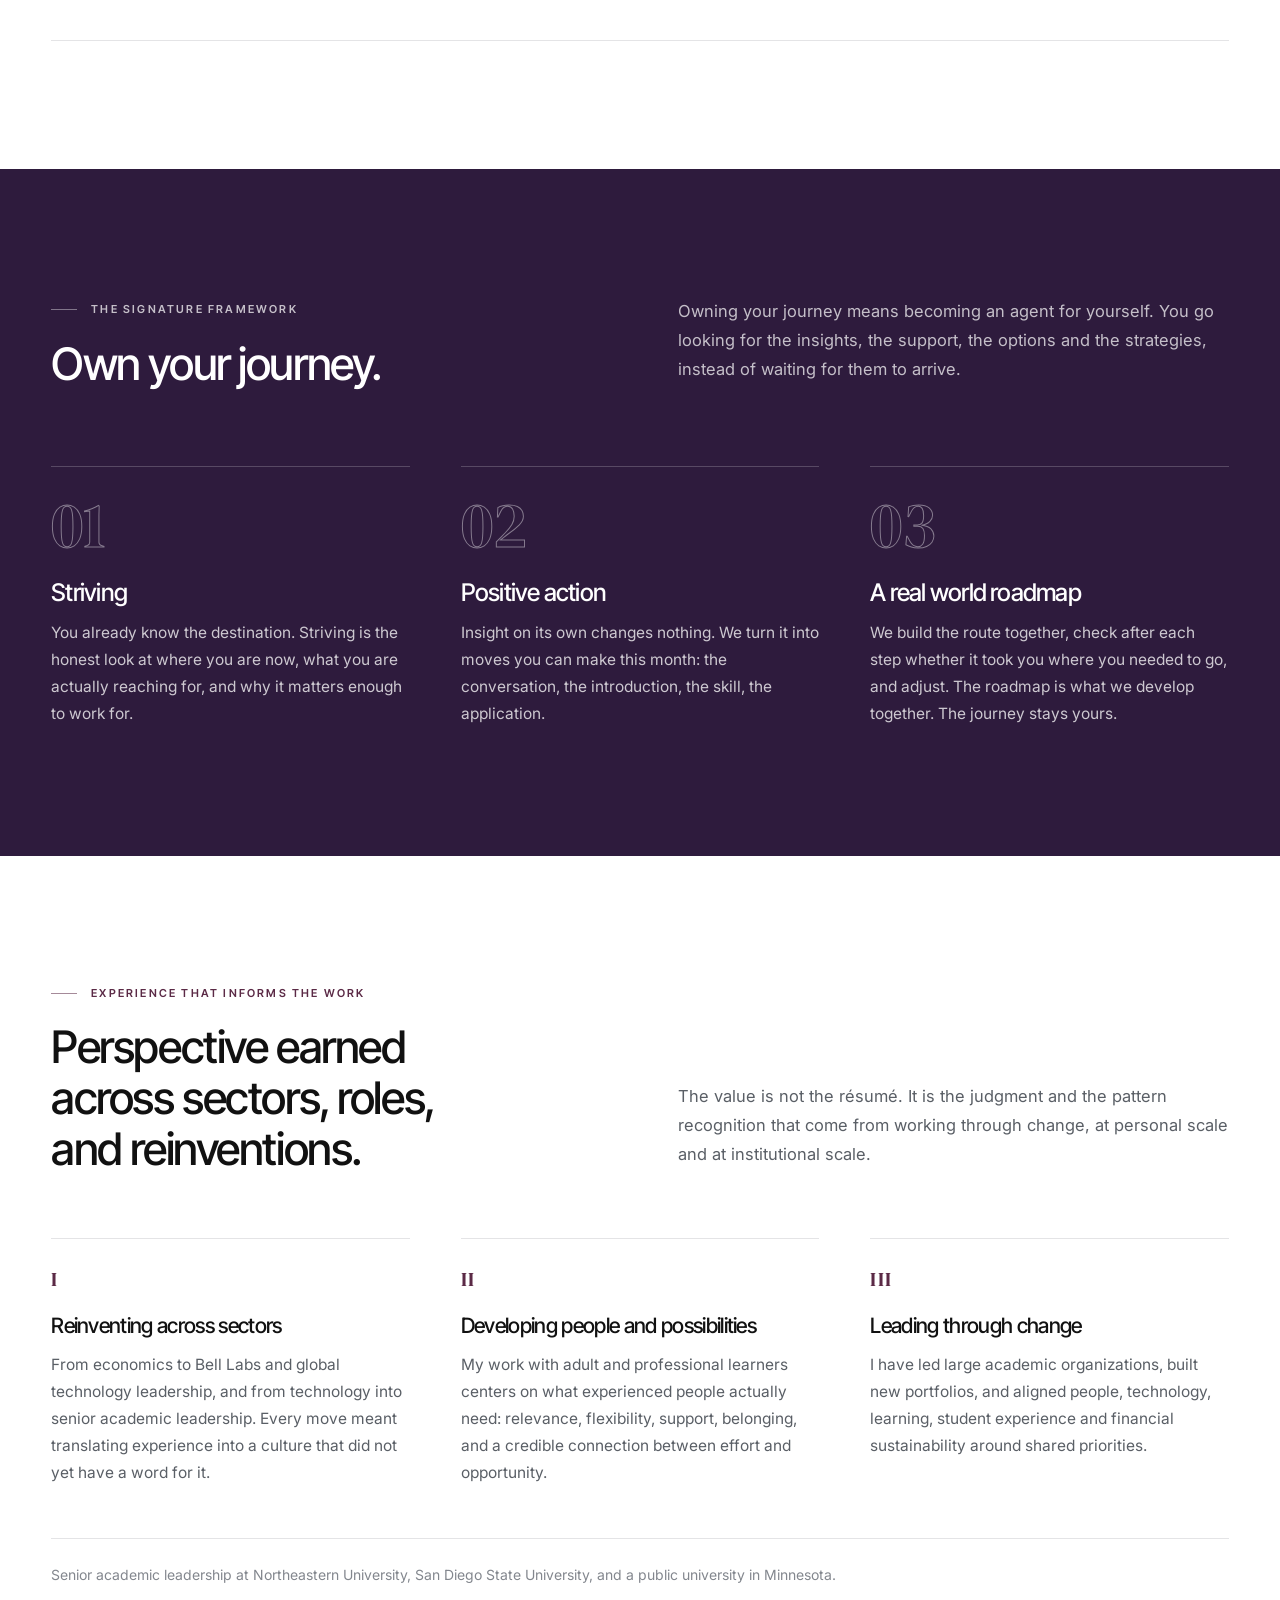
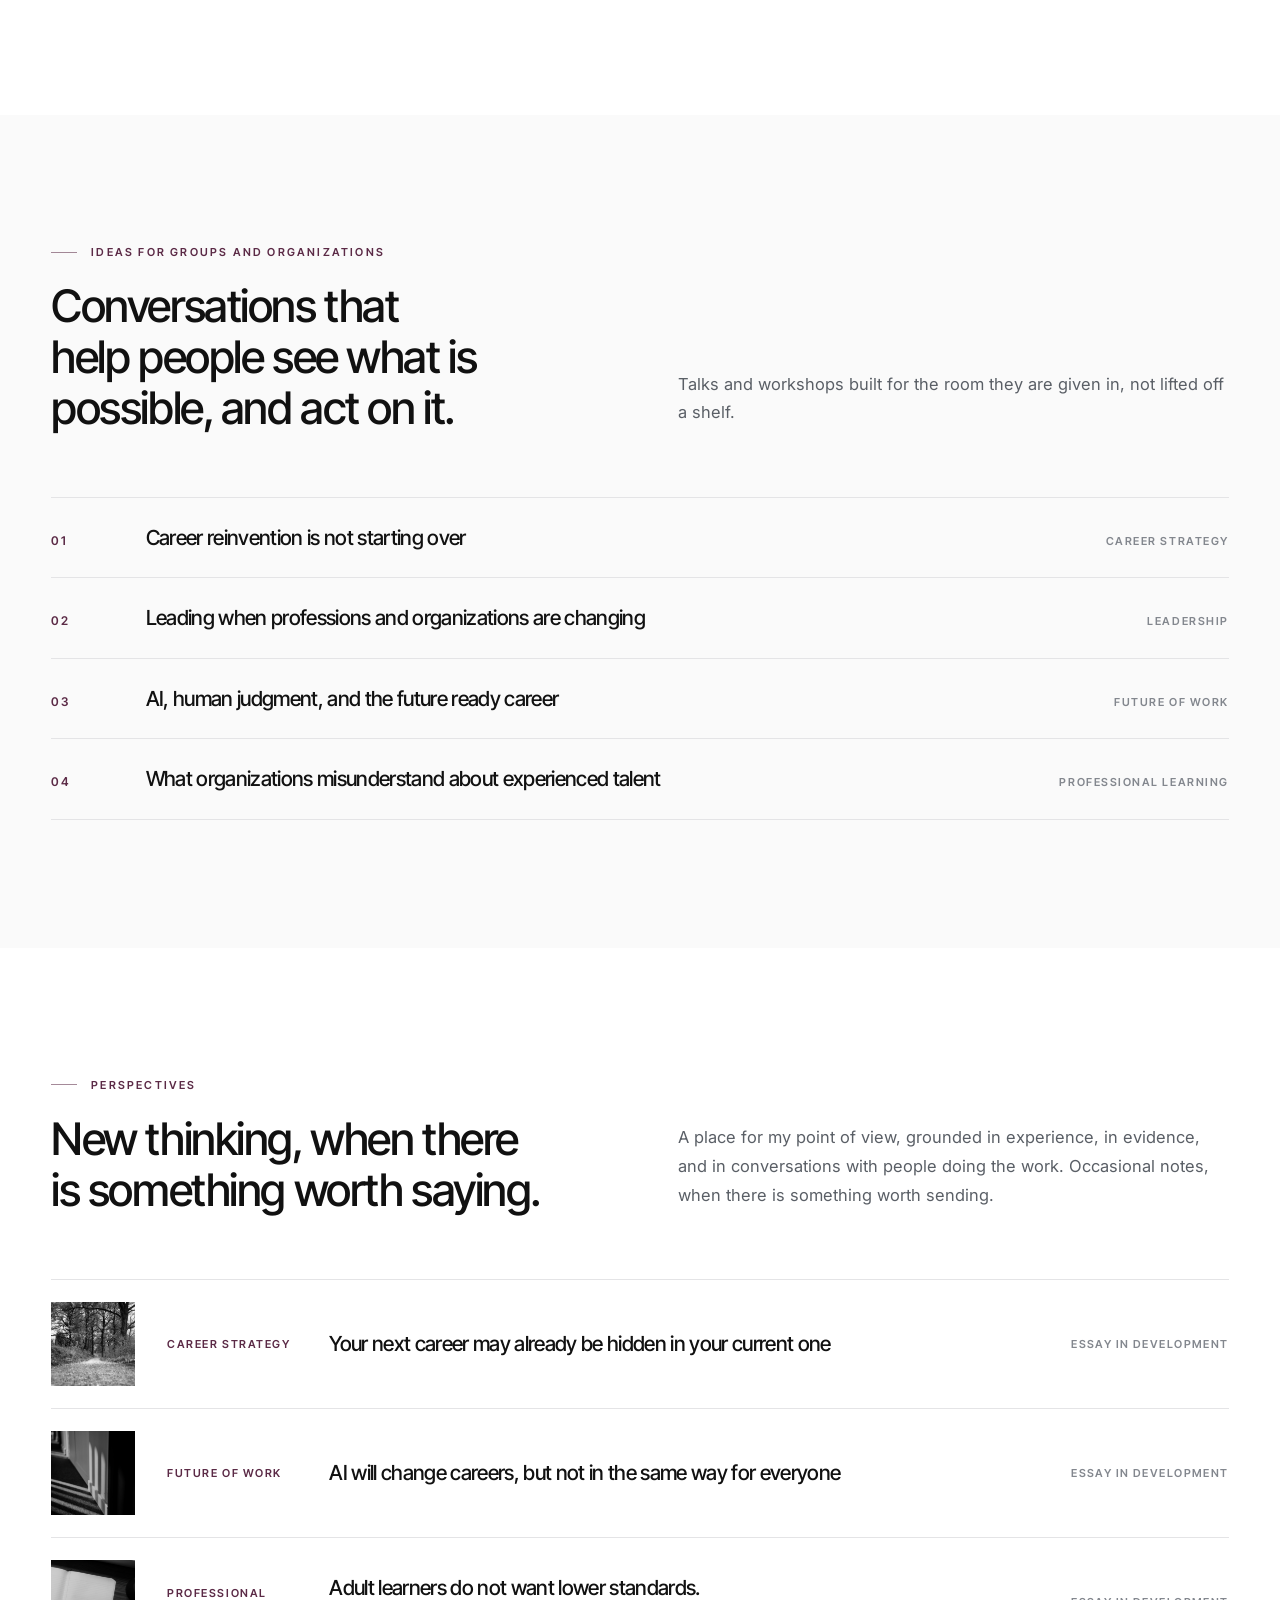
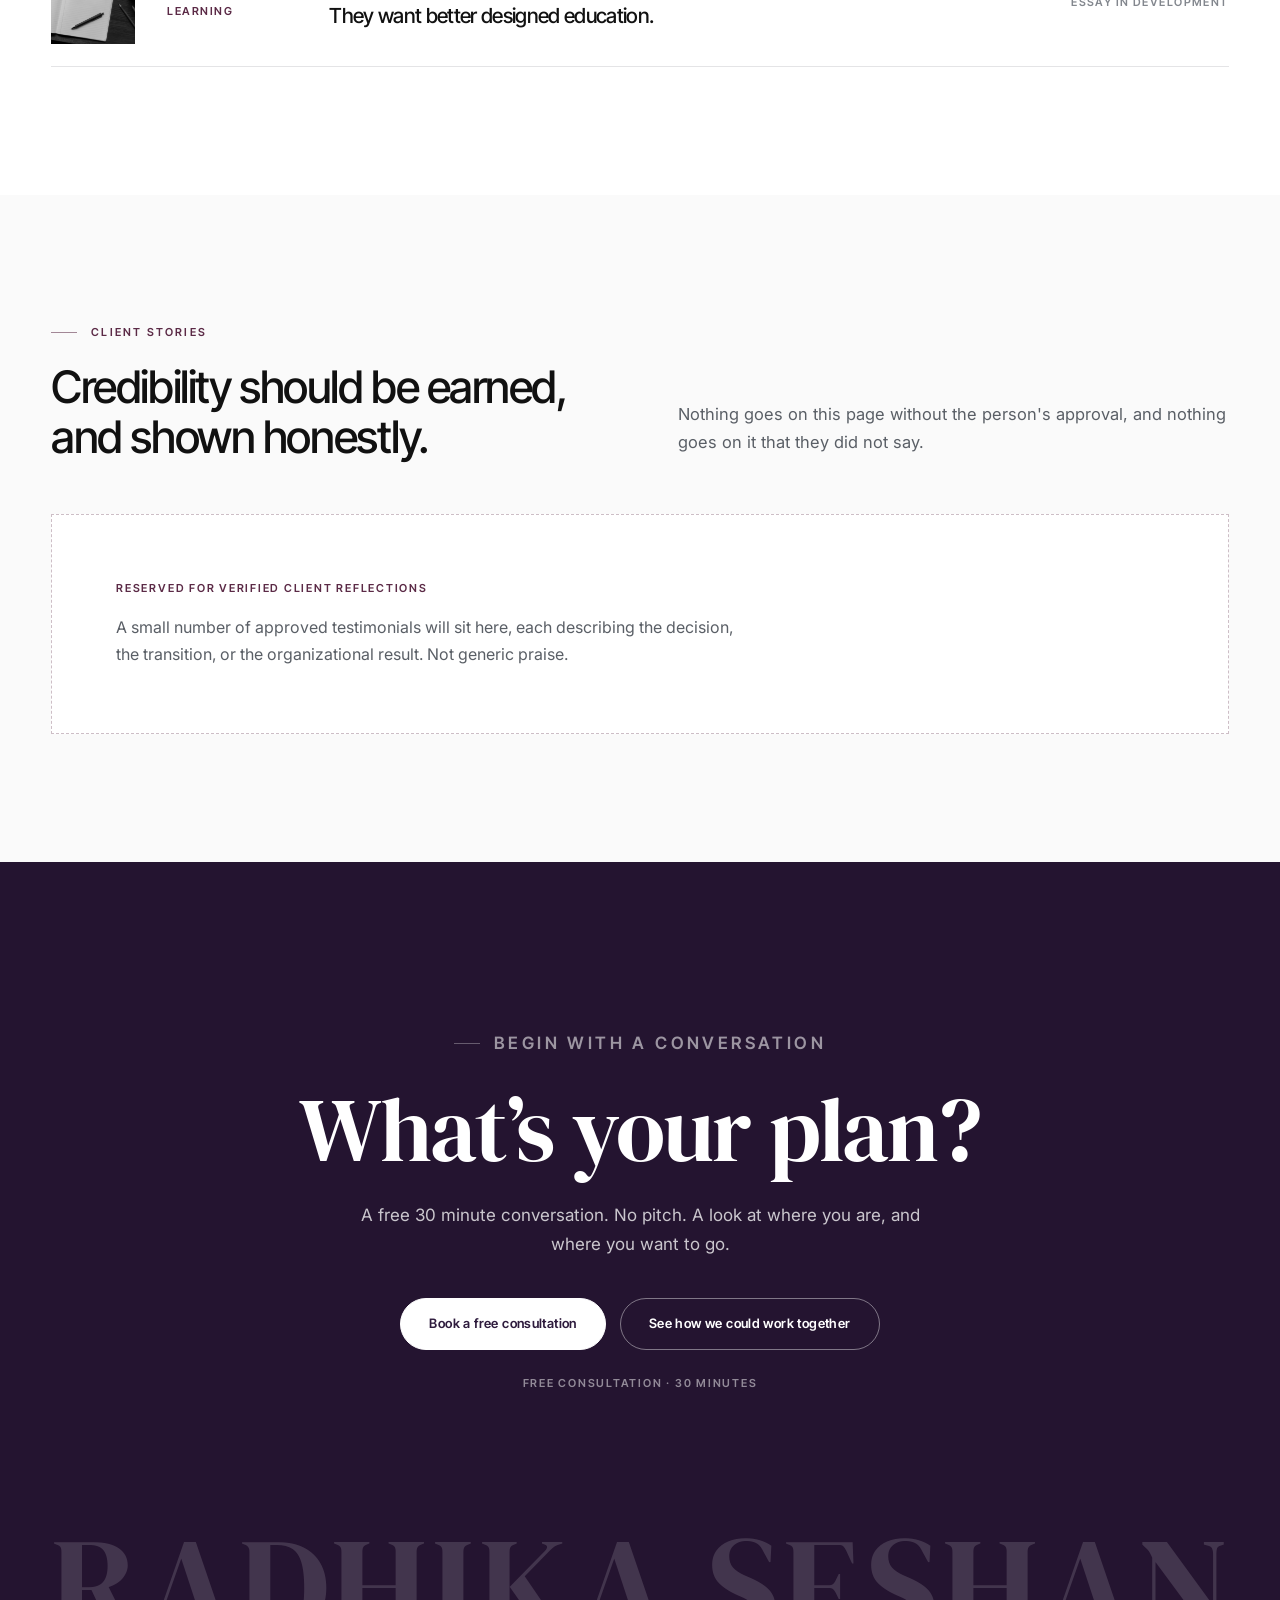
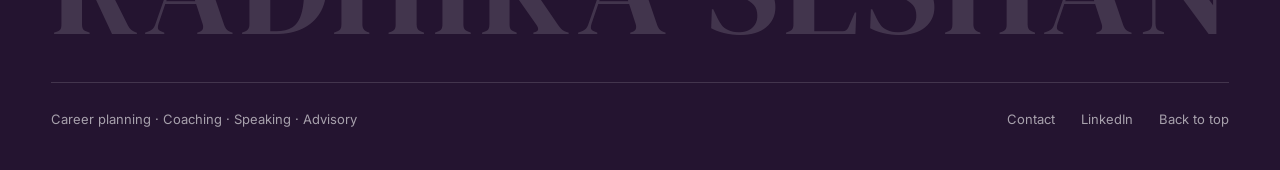
<file: concept-2/index.html>
<!DOCTYPE html>
<html lang="en">
<head>
<meta charset="utf-8"/>
<meta name="viewport" content="width=device-width, initial-scale=1"/>
<title>Radhika Seshan | Career Planning and Coaching</title>
<meta name="description" content="A real world roadmap for career development. Career planning, coaching and advisory for mid career professionals, for groups, and for organizations preparing people for change."/>
<meta name="robots" content="noindex, nofollow"/>
<link rel="icon" href="favicon.svg"/>
<link rel="preload" href="assets/hero.jpg" as="image"/>
<link rel="preconnect" href="https://fonts.googleapis.com"/>
<link rel="preconnect" href="https://fonts.gstatic.com" crossorigin/>
<link href="https://fonts.googleapis.com/css2?family=DM+Serif+Display&family=Inter+Tight:wght@400;500;600&family=Inter:wght@400;500;600&display=swap" rel="stylesheet"/>
<link rel="stylesheet" href="assets/concept-2.css"/>
</head>
<body id="top">

<!-- ============================ 1. HERO ============================ -->
<section class="hero">
  <div class="hero-media">
    <img src="assets/hero.jpg" alt="Radhika Seshan standing in a university colonnade" fetchpriority="high"/>
  </div>
  <div class="hero-tint" aria-hidden="true"></div>
  <div class="hero-wash" aria-hidden="true"></div>

  <header class="masthead">
    <a class="mark" href="#top">Radhika Seshan</a>
    <nav aria-label="Main navigation">
      <a href="#ways">Offerings</a>
      <a href="#story">About</a>
      <a href="#writing">Writing</a>
      <a href="#contact">Contact</a>
    </nav>
    <a class="masthead-cta" href="#contact">Book a consultation</a>
  </header>

  <div class="hero-centre">
    <p class="hero-line">A real world roadmap for career development</p>
  </div>

  <div class="hero-name">
    <svg class="name-single" viewBox="0 0 1000 104" role="img" aria-label="Radhika Seshan">
      <text x="0" y="86" font-size="118" textLength="1000" lengthAdjust="spacing">RADHIKA SESHAN</text>
    </svg>
    <div class="name-stack" role="img" aria-label="Radhika Seshan">
      <svg viewBox="0 0 1000 178" aria-hidden="true">
        <text x="0" y="170" font-size="248" textLength="1000" lengthAdjust="spacing">RADHIKA</text>
      </svg>
      <svg viewBox="0 0 1000 178" aria-hidden="true">
        <text x="0" y="170" font-size="248" textLength="1000" lengthAdjust="spacing">SESHAN</text>
      </svg>
    </div>
  </div>
</section>

<!-- ========================= 2. STATEMENT ========================== -->
<section class="statement">
  <div class="shell">
    <div class="statement-grid">
      <h2>Career planning is the layer above professional development.</h2>
      <div class="statement-side">
        <p class="lead">You already have what it takes. The next step is a strategy for what comes next, and someone to build it with you.</p>
        <p>Professional development is the certificates. Project management, analytics, the skills you choose to learn. I value those. I used them.</p>
        <p>Career planning is who you know, what you know, and what you need to learn next. It is the part no course teaches, and it is where I work.</p>
      </div>
    </div>
    <div class="credentials" aria-label="Professional background">
      <span>PhD in economics</span>
      <span>Vice President of Product Management</span>
      <span>Dean at multiple universities</span>
    </div>
  </div>
</section>

<!-- =========================== 3. STORY ============================ -->
<section class="story" id="story">
  <div class="shell">
    <div class="story-head">
      <div>
        <p class="eyebrow">01 / Career planning</p>
        <h2>Career planning, not just professional development.</h2>
      </div>
      <p class="kicker">The part no course teaches.</p>
    </div>
    <div class="story-body">
      <p>At Bell Labs I moved from the economic analysis group into a technology group knowing no technology. The company sent me to programming training on campus, then to a company on the West Coast for two weeks to learn object oriented programming. It changed my work.</p>
      <p>That is what career planning looks like in practice. Not a certificate collected in advance, but the right training arriving at the moment the next step actually needs it, because somebody had thought about where the step was going.</p>
    </div>
    <div class="pull">
      <span class="pull-mark" aria-hidden="true">&ldquo;</span>
      <blockquote>Intentional planning, sometimes a little serendipity, the right people around you, and training exactly when you need it.</blockquote>
    </div>
  </div>
</section>

<!-- ======================== 4. WAYS TO WORK ======================== -->
<section class="ways" id="ways">
  <div class="shell">
    <div class="section-head">
      <div>
        <p class="eyebrow">Ways to work together</p>
        <h2>Different moments call for different kinds of guidance.</h2>
      </div>
      <p>Whether the question is one consequential decision or a whole organization getting ready for change, the work starts with clarity and ends with action.</p>
    </div>

    <div class="rows">
      <article class="row">
        <p class="row-num">01</p>
        <div class="row-title">
          <h3>Individual career strategy</h3>
          <p>For experienced professionals</p>
        </div>
        <div class="row-copy">
          <p>For mid career professionals ready to take the next step. Moving up, moving sideways, or changing course. Women among them, and people who moved to the US for work alongside people who have been here all along.</p>
          <a href="#contact">Explore coaching</a>
        </div>
      </article>

      <article class="row">
        <p class="row-num">02</p>
        <div class="row-title">
          <h3>Cohorts, groups and workshops</h3>
          <p>For communities and teams</p>
        </div>
        <div class="row-copy">
          <p>Guided career strategy in a room of peers. Women's leadership cohorts, alumni communities, and employer sponsored development programs.</p>
          <a href="#contact">Explore group programs</a>
        </div>
      </article>

      <article class="row">
        <p class="row-num">03</p>
        <div class="row-title">
          <h3>Organizational advisory and speaking</h3>
          <p>For employers and universities</p>
        </div>
        <div class="row-copy">
          <p>Continuing education divisions. AI ventures entering higher education. Mid sized companies scoping what their workforce needs to learn next. I read this the way an economist does.</p>
          <a href="#contact">Explore speaking and advisory</a>
        </div>
      </article>
    </div>
  </div>
</section>

<!-- ========================= 5. FRAMEWORK ========================== -->
<section class="framework">
  <div class="shell">
    <div class="section-head on-dark">
      <div>
        <p class="eyebrow on-dark">The signature framework</p>
        <h2>Own your journey.</h2>
      </div>
      <p>Owning your journey means becoming an agent for yourself. You go looking for the insights, the support, the options and the strategies, instead of waiting for them to arrive.</p>
    </div>
    <div class="steps">
      <article class="step">
        <span class="n" aria-hidden="true">01</span>
        <h3>Striving</h3>
        <p>You already know the destination. Striving is the honest look at where you are now, what you are actually reaching for, and why it matters enough to work for.</p>
      </article>
      <article class="step">
        <span class="n" aria-hidden="true">02</span>
        <h3>Positive action</h3>
        <p>Insight on its own changes nothing. We turn it into moves you can make this month: the conversation, the introduction, the skill, the application.</p>
      </article>
      <article class="step">
        <span class="n" aria-hidden="true">03</span>
        <h3>A real world roadmap</h3>
        <p>We build the route together, check after each step whether it took you where you needed to go, and adjust. The roadmap is what we develop together. The journey stays yours.</p>
      </article>
    </div>
  </div>
</section>

<!-- ========================= 6. EXPERIENCE ========================= -->
<section class="experience">
  <div class="shell">
    <div class="section-head">
      <div>
        <p class="eyebrow">Experience that informs the work</p>
        <h2>Perspective earned across sectors, roles, and reinventions.</h2>
      </div>
      <p>The value is not the r&eacute;sum&eacute;. It is the judgment and the pattern recognition that come from working through change, at personal scale and at institutional scale.</p>
    </div>
    <div class="exp-grid">
      <article class="exp">
        <span class="r" aria-hidden="true">I</span>
        <h3>Reinventing across sectors</h3>
        <p>From economics to Bell Labs and global technology leadership, and from technology into senior academic leadership. Every move meant translating experience into a culture that did not yet have a word for it.</p>
      </article>
      <article class="exp">
        <span class="r" aria-hidden="true">II</span>
        <h3>Developing people and possibilities</h3>
        <p>My work with adult and professional learners centers on what experienced people actually need: relevance, flexibility, support, belonging, and a credible connection between effort and opportunity.</p>
      </article>
      <article class="exp">
        <span class="r" aria-hidden="true">III</span>
        <h3>Leading through change</h3>
        <p>I have led large academic organizations, built new portfolios, and aligned people, technology, learning, student experience and financial sustainability around shared priorities.</p>
      </article>
    </div>
    <p class="proof">Senior academic leadership at Northeastern University, San Diego State University, and a public university in Minnesota.</p>
  </div>
</section>

<!-- =========================== 7. TOPICS =========================== -->
<section class="topics">
  <div class="shell">
    <div class="section-head">
      <div>
        <p class="eyebrow">Ideas for groups and organizations</p>
        <h2>Conversations that help people see what is possible, and act on it.</h2>
      </div>
      <p>Talks and workshops built for the room they are given in, not lifted off a shelf.</p>
    </div>
    <div class="topic-rows">
      <article class="topic">
        <p class="n">01</p>
        <h3>Career reinvention is not starting over</h3>
        <p class="tag">Career strategy</p>
      </article>
      <article class="topic">
        <p class="n">02</p>
        <h3>Leading when professions and organizations are changing</h3>
        <p class="tag">Leadership</p>
      </article>
      <article class="topic">
        <p class="n">03</p>
        <h3>AI, human judgment, and the future ready career</h3>
        <p class="tag">Future of work</p>
      </article>
      <article class="topic">
        <p class="n">04</p>
        <h3>What organizations misunderstand about experienced talent</h3>
        <p class="tag">Professional learning</p>
      </article>
    </div>
  </div>
</section>

<!-- ========================= 8. PERSPECTIVES ======================= -->
<section class="writing" id="writing">
  <div class="shell">
    <div class="section-head">
      <div>
        <p class="eyebrow">Perspectives</p>
        <h2>New thinking, when there is something worth saying.</h2>
      </div>
      <p>A place for my point of view, grounded in experience, in evidence, and in conversations with people doing the work. Occasional notes, when there is something worth sending.</p>
    </div>
    <div class="piece-rows">
      <article class="piece">
        <img class="piece-thumb" src="assets/paws-and-prints-iOV3FV1knag-unsplash.jpg" alt="" loading="lazy" style="object-position:50% 25%"/>
        <p class="cat">Career strategy</p>
        <h3>Your next career may already be hidden in your current one</h3>
        <p class="state">Essay in development</p>
      </article>
      <article class="piece">
        <img class="piece-thumb" src="assets/phil-hearing-veGG-zxldC8-unsplash.jpg" alt="" loading="lazy" style="object-position:55% 42%"/>
        <p class="cat">Future of work</p>
        <h3>AI will change careers, but not in the same way for everyone</h3>
        <p class="state">Essay in development</p>
      </article>
      <article class="piece">
        <img class="piece-thumb" src="assets/clay-banks-n9AaeihA9HI-unsplash.jpg" alt="" loading="lazy" style="object-position:50% 45%"/>
        <p class="cat">Professional learning</p>
        <h3>Adult learners do not want lower standards. They want better designed education.</h3>
        <p class="state">Essay in development</p>
      </article>
    </div>
  </div>
</section>

<!-- ======================== 9. VALIDATION ========================== -->
<section class="validation">
  <div class="shell">
    <div class="section-head">
      <div>
        <p class="eyebrow">Client stories</p>
        <h2>Credibility should be earned, and shown honestly.</h2>
      </div>
      <p>Nothing goes on this page without the person's approval, and nothing goes on it that they did not say.</p>
    </div>
    <div class="holder">
      <span>Reserved for verified client reflections</span>
      <p>A small number of approved testimonials will sit here, each describing the decision, the transition, or the organizational result. Not generic praise.</p>
    </div>
  </div>
</section>

<!-- ========================== 10. CONTACT ========================== -->
<section class="contact" id="contact">
  <div class="shell">
    <p class="eyebrow on-dark">Begin with a conversation</p>
    <h2>What&rsquo;s your plan?</h2>
    <p>A free 30 minute conversation. No pitch. A look at where you are, and where you want to go.</p>
    <div class="hero-actions">
      <a class="btn btn-light" href="mailto:hello@radhikaseshan.com">Book a free consultation</a>
      <a class="btn btn-ghost-light" href="#ways">See how we could work together</a>
    </div>
    <span class="contact-note">Free consultation &middot; 30 minutes</span>
  </div>
</section>

<!-- =========================== 11. FOOTER ========================== -->
<footer>
  <div class="footer-name" aria-hidden="true">
    <svg viewBox="0 0 1000 104">
      <text x="0" y="86" font-size="118" textLength="1000" lengthAdjust="spacing">RADHIKA SESHAN</text>
    </svg>
  </div>
  <div class="footer-bar">
    <p>Career planning &middot; Coaching &middot; Speaking &middot; Advisory</p>
    <nav aria-label="Footer">
      <a href="#contact">Contact</a>
      <a href="https://www.linkedin.com/in/seshanr">LinkedIn</a>
      <a href="#top">Back to top</a>
    </nav>
  </div>
</footer>

</body>
</html>
</file>
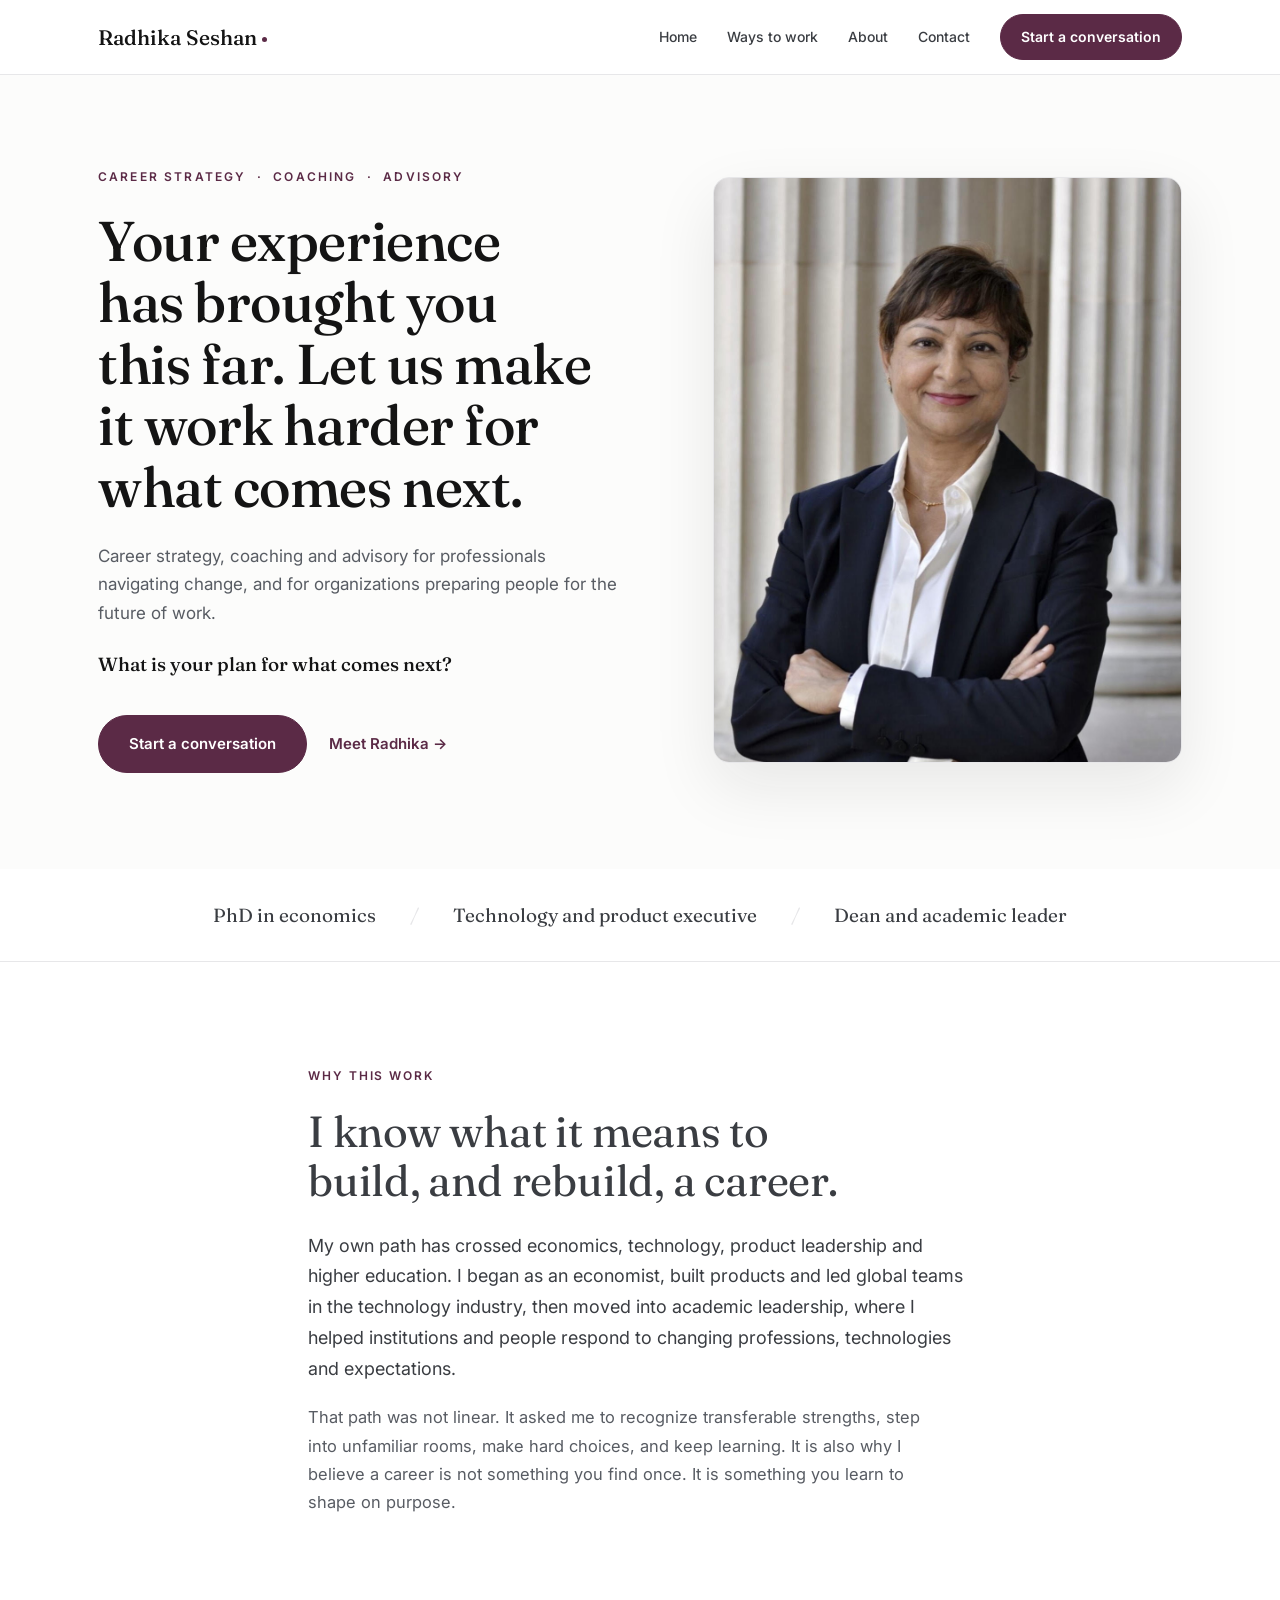
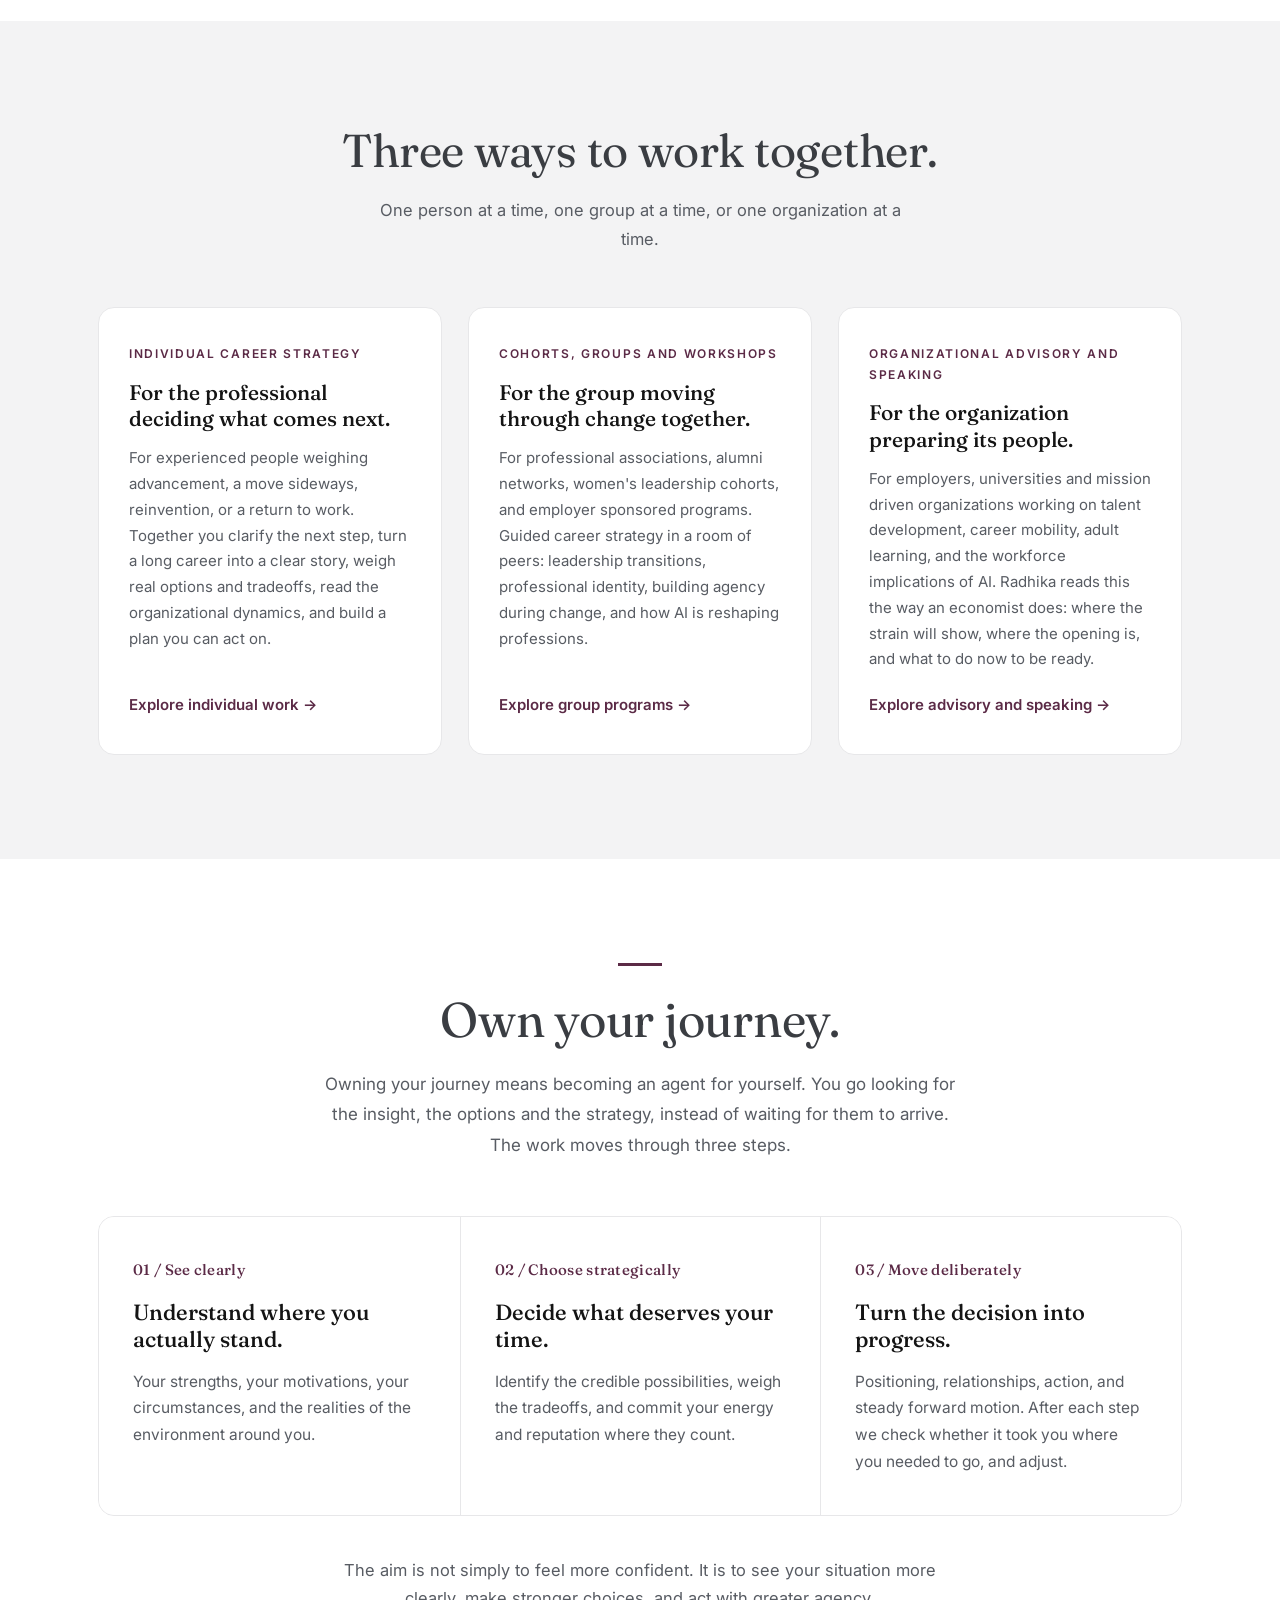
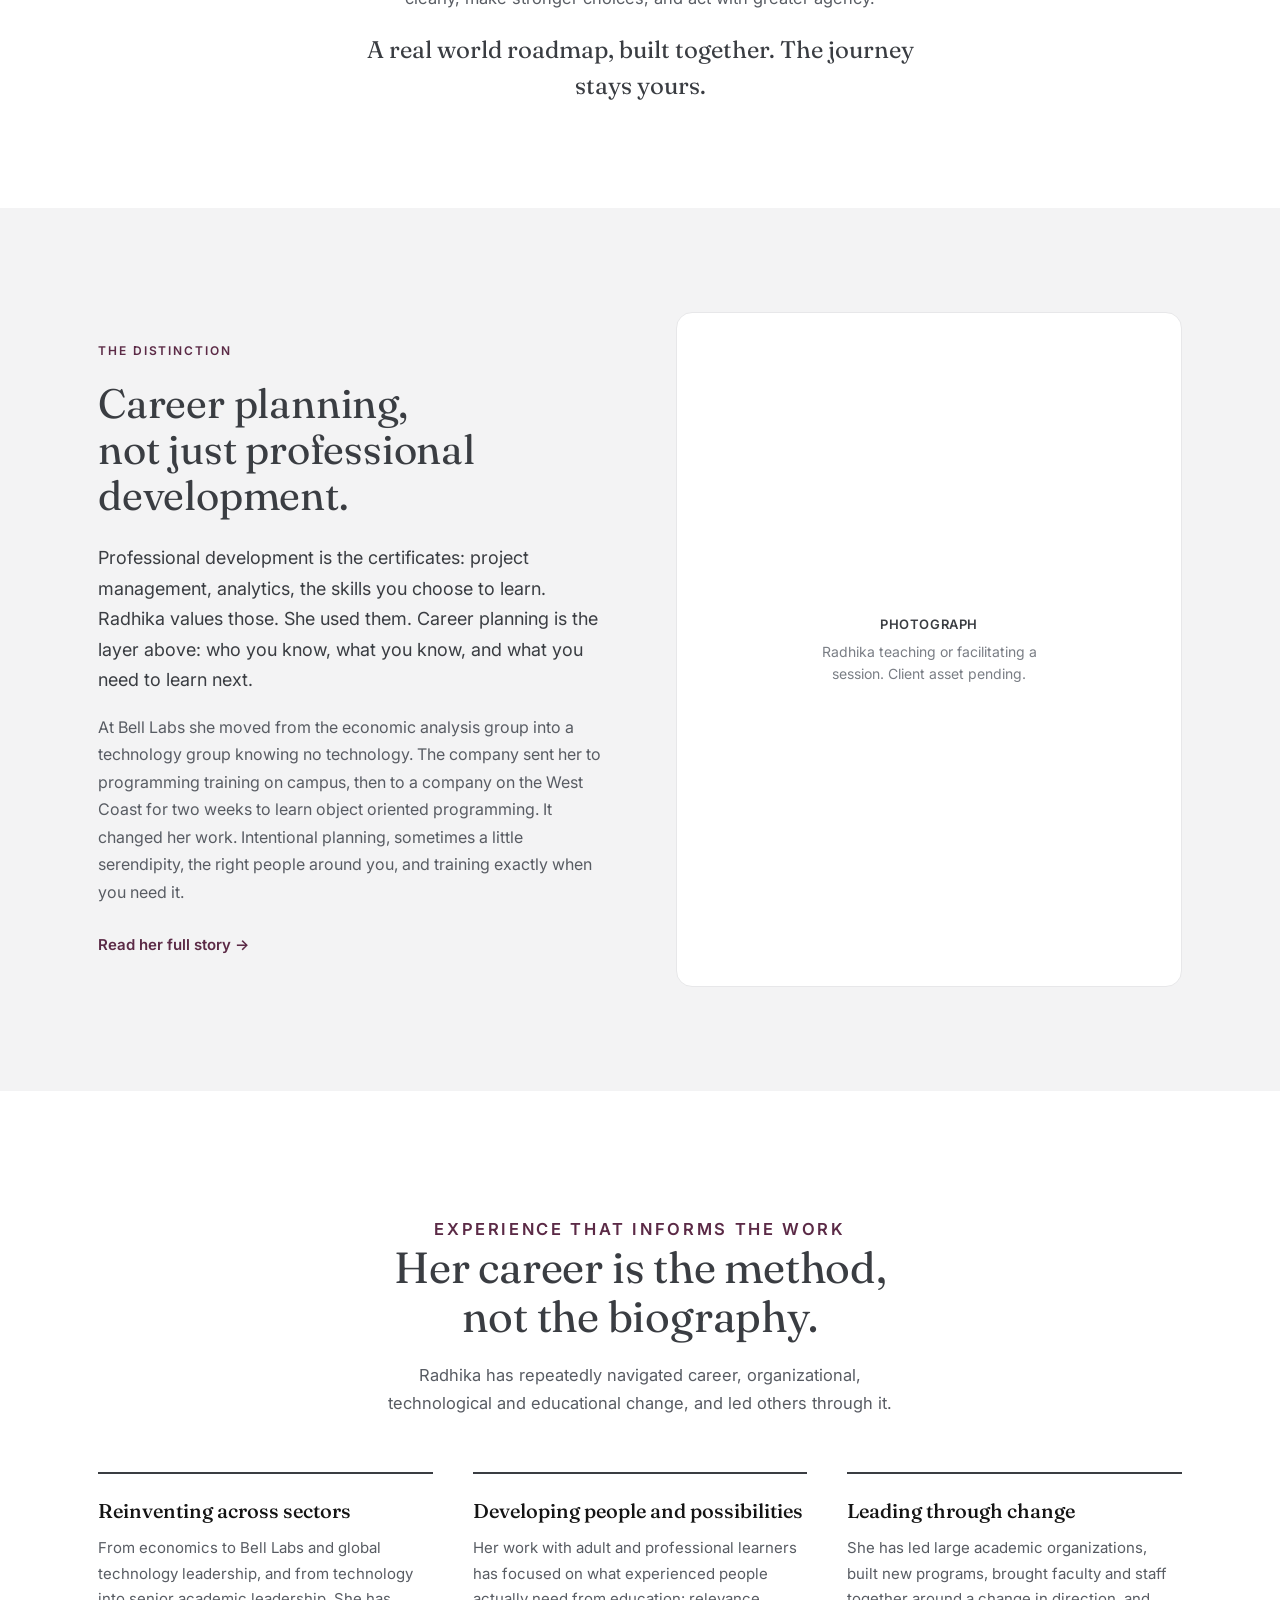
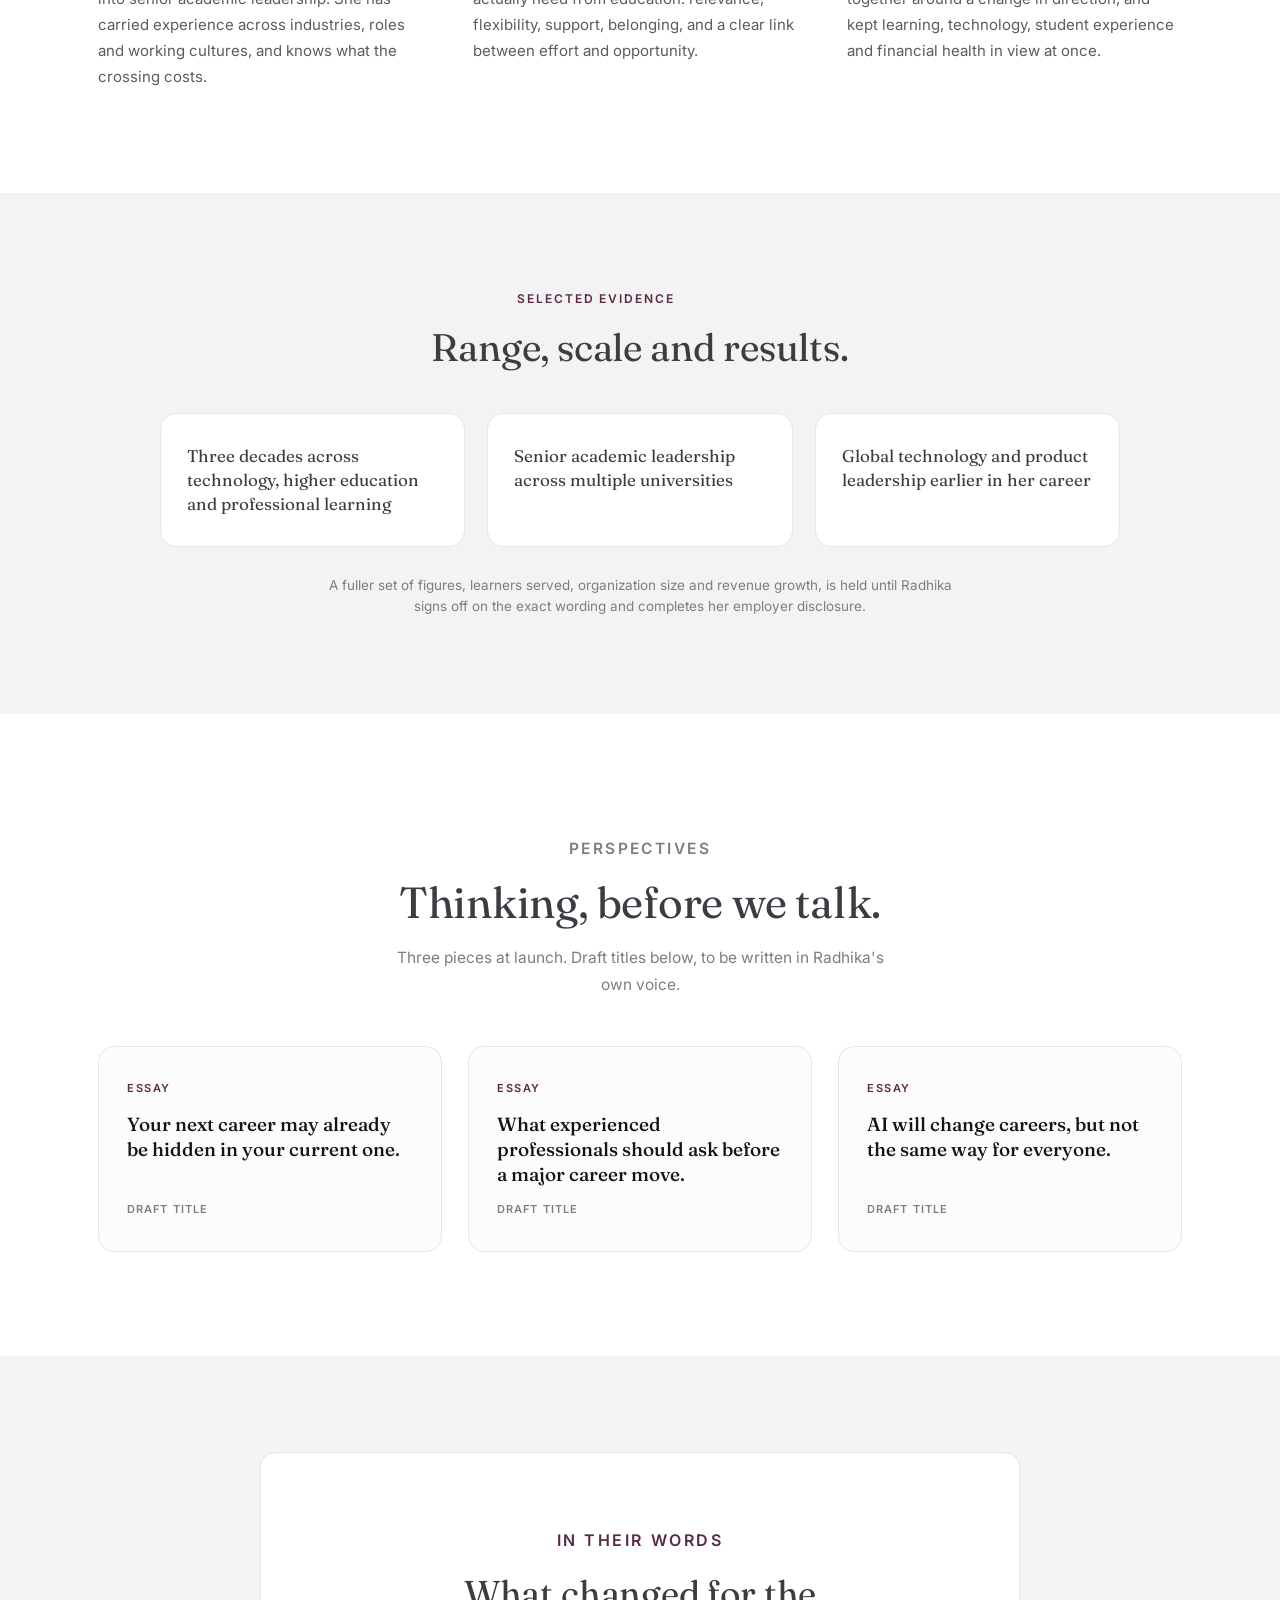
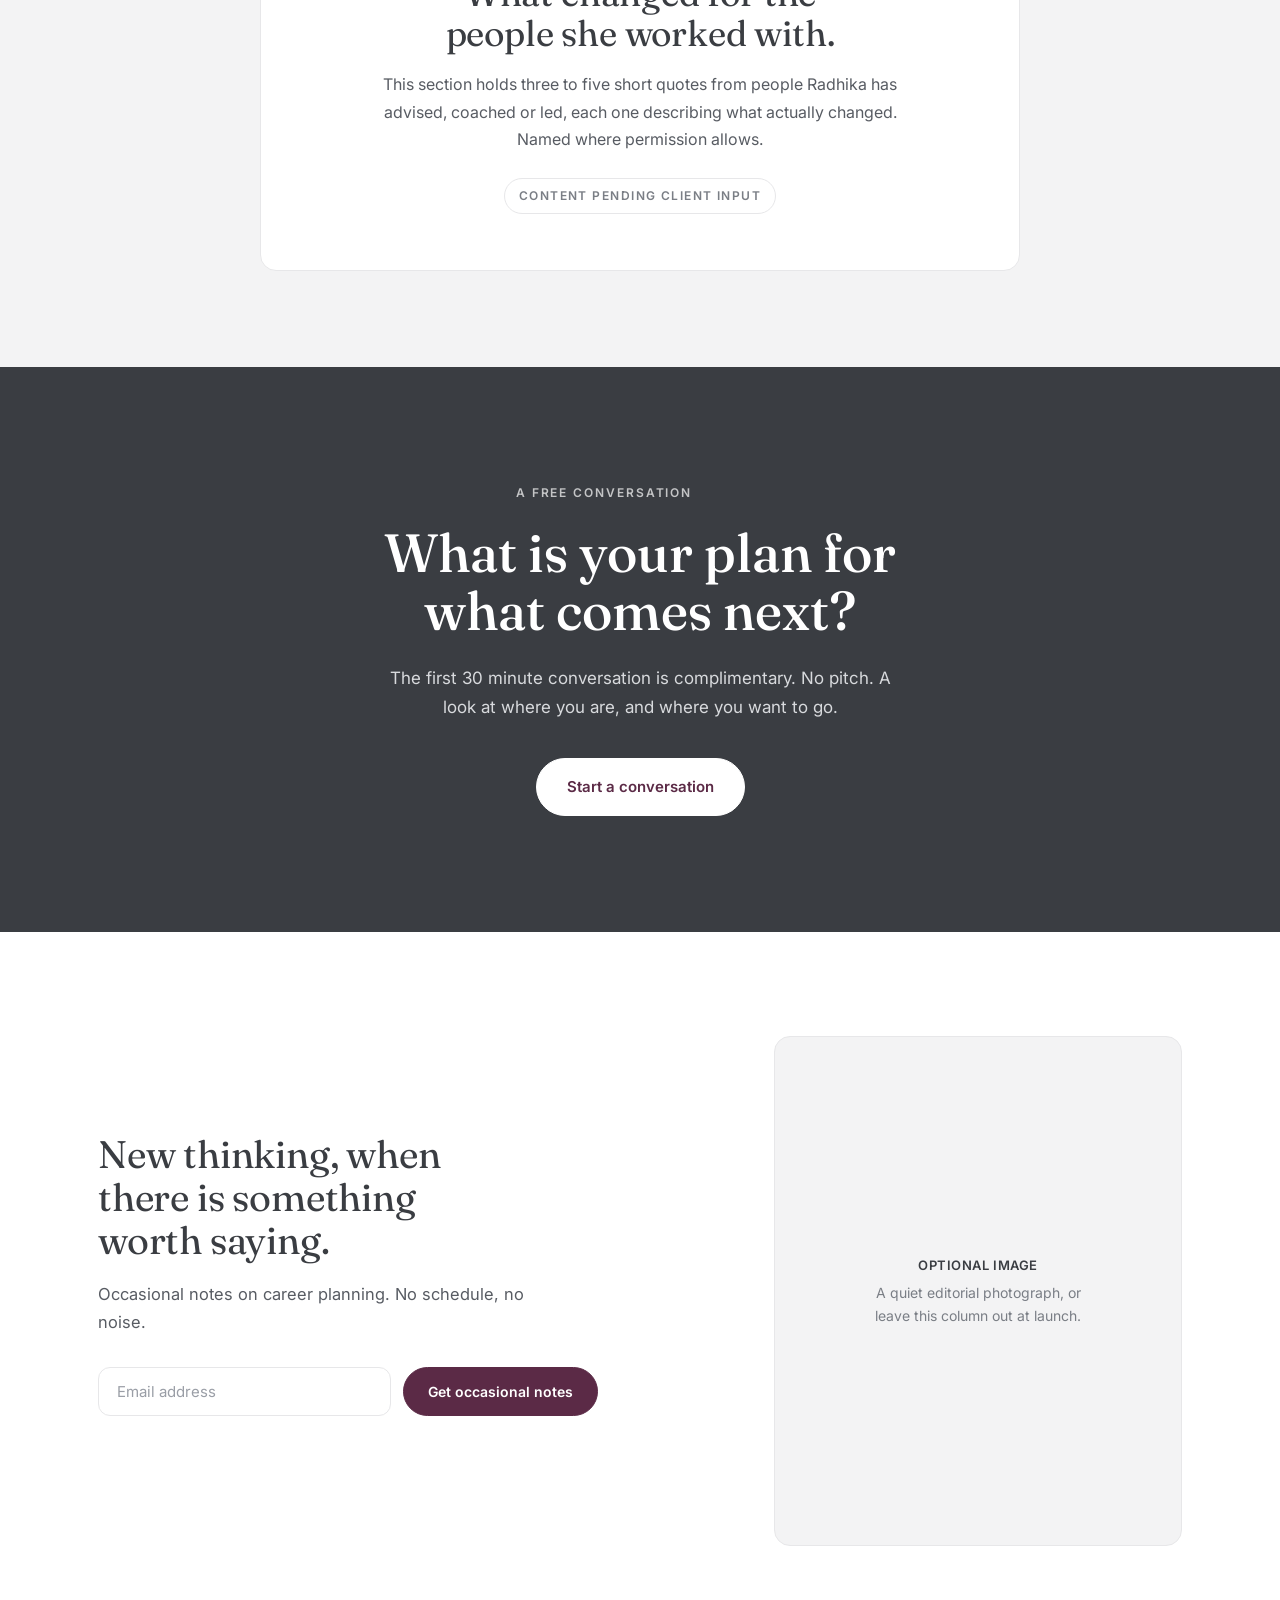
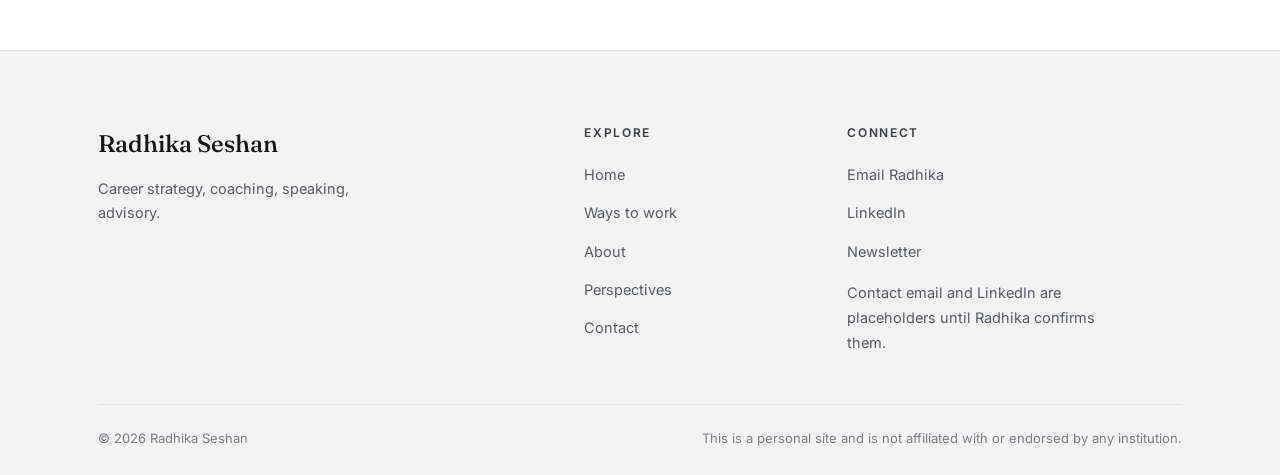
<file: concept-v2/index.html>
<!DOCTYPE html>
<html lang="en">
<head>
<meta charset="UTF-8">
<meta name="viewport" content="width=device-width, initial-scale=1.0">
<title>Radhika Seshan · Career strategy, coaching and advisory</title>
<meta name="description" content="Career strategy, coaching and advisory for professionals navigating change, and for organizations preparing people for the future of work.">
<meta name="robots" content="noindex, nofollow">
<link rel="icon" href="data:image/svg+xml,%3Csvg xmlns='http://www.w3.org/2000/svg' viewBox='0 0 64 64'%3E%3Crect width='64' height='64' rx='14' fill='%235B2A46'/%3E%3Ctext x='32' y='45' font-family='Georgia,serif' font-size='38' fill='%23FFFFFF' text-anchor='middle'%3ER%3C/text%3E%3C/svg%3E">
<link rel="preconnect" href="https://fonts.googleapis.com">
<link rel="preconnect" href="https://fonts.gstatic.com" crossorigin>
<link href="https://fonts.googleapis.com/css2?family=Fraunces:opsz,wght@9..144,400;9..144,500;9..144,600&family=Inter:wght@400;500;600&display=swap" rel="stylesheet">
<style>
/* ============================================================
   Radhika Seshan · Homepage · Single concept
   Built to Kumar Narayanan's forwarded blueprint (2026-08-26),
   with the 2026-08-26 review call's copy rules layered on top.
   See Projects/active/radhika-seshan-personal-brand/direction-v2.md.

   From Kumar: hero line, four part credibility idea (rendered as
     three titles, numbers held), personal proposition narrative,
     three service pathways, the See clearly / Choose strategically /
     Move deliberately framework, story led experience panels,
     a Perspectives section, testimonials placeholder.
   From the call: no italics, no underlines, iron gray and true
     grays with plum on CTAs only, "mid career professionals" not
     "women", no visa framing, "New thinking..." kept verbatim,
     "coach" not "mentor", nav cut to four, cut text volume.
   Held out: every metric, and every institution name.
   ============================================================ */
:root{
  --ink:#141414;
  --iron:#3A3D42;
  --body:#585C63;
  --soft:#7A7E85;
  --hairline:#E7E7E9;
  --mist:#F3F3F4;      /* true neutral section tint, corrects the old brownish cast */
  --paper:#FCFCFB;
  --white:#FFFFFF;
  --plum:#5B2A46;      /* CTAs only, used sparingly */
  --plum-press:#4A2239;
  --font-display:'Fraunces', Georgia, 'Times New Roman', serif;
  --font-body:'Inter', -apple-system, BlinkMacSystemFont, 'Segoe UI', Arial, sans-serif;
  --container:1180px;
  --radius-img:16px;
  --radius-input:12px;
  --shadow-soft:0 24px 64px rgba(20,20,20,.09);
}
*{margin:0;padding:0;box-sizing:border-box}
html{scroll-behavior:smooth}
body{
  font-family:var(--font-body);
  color:var(--body);
  background:var(--white);
  font-size:16.5px;
  line-height:1.72;
  -webkit-font-smoothing:antialiased;
  text-rendering:optimizeLegibility;
}
img{display:block;max-width:100%}
a{color:inherit;text-decoration:none}
li{list-style:none}
strong{font-weight:600;color:var(--iron)}

.skip-link{
  position:absolute;left:-9999px;top:0;z-index:200;
  background:var(--plum);color:#fff;
  padding:10px 18px;border-radius:0 0 10px 0;font-size:14px;
}
.skip-link:focus{left:0}

.container{max-width:var(--container);margin:0 auto;padding:0 48px}

.display{
  font-family:var(--font-display);font-weight:400;
  color:var(--iron);
  line-height:1.12;letter-spacing:-.005em;
  font-optical-sizing:auto;
  text-wrap:balance;
}
.eyebrow{
  font-size:12px;font-weight:600;letter-spacing:.16em;text-transform:uppercase;
  color:var(--plum);
}
p{max-width:64ch}
.arrow{display:inline-block;transition:transform .25s ease}
a.text-link{
  display:inline-block;font-weight:600;color:var(--plum);font-size:15px;
}
a.text-link:hover{color:var(--plum-press)}
a.text-link:hover .arrow{transform:translateX(4px)}

/* ---------- Header ---------- */
.site-header{
  position:sticky;top:0;z-index:100;
  background:rgba(255,255,255,.92);
  -webkit-backdrop-filter:blur(12px);backdrop-filter:blur(12px);
  border-bottom:1px solid var(--hairline);
}
.header-inner{
  max-width:var(--container);margin:0 auto;padding:0 48px;
  height:74px;display:flex;align-items:center;justify-content:space-between;gap:32px;
}
.wordmark{
  font-family:var(--font-display);
  font-size:21px;font-weight:500;color:var(--ink);
  letter-spacing:.005em;white-space:nowrap;
}
.wordmark .dot{
  display:inline-block;width:5px;height:5px;border-radius:50%;
  background:var(--plum);margin-left:5px;vertical-align:middle;
}
.site-nav{display:flex;align-items:center;gap:30px}
.site-nav a{
  font-size:14px;font-weight:500;color:var(--iron);
  transition:color .25s ease;
}
.site-nav a:hover{color:var(--plum)}
.site-nav a.nav-cta{
  font-size:14px;font-weight:600;color:#fff;background:var(--plum);
  padding:10px 20px;border-radius:999px;
  border:1px solid var(--plum);
  transition:background .25s ease, transform .25s ease;
  white-space:nowrap;
}
.site-nav a.nav-cta:hover{background:var(--plum-press);transform:translateY(-1px)}
.menu-toggle{
  display:none;background:none;border:none;cursor:pointer;
  width:44px;height:44px;border-radius:8px;
  align-items:center;justify-content:center;
}
.menu-toggle span{
  display:block;width:20px;height:2px;background:var(--ink);
  margin:2.5px auto;transition:transform .3s ease, opacity .3s ease;
}
.menu-toggle[aria-expanded="true"] span:nth-child(1){transform:translateY(7px) rotate(45deg)}
.menu-toggle[aria-expanded="true"] span:nth-child(2){opacity:0}
.menu-toggle[aria-expanded="true"] span:nth-child(3){transform:translateY(-7px) rotate(-45deg)}
.mobile-nav{
  display:none;background:var(--white);
  border-top:1px solid var(--hairline);
  padding:16px 48px 24px;
}
.mobile-nav a{
  display:block;padding:12px 0;font-size:16px;font-weight:500;
  color:var(--iron);border-bottom:1px solid var(--hairline);
}
.mobile-nav a:last-child{border-bottom:none}
.mobile-nav .mobile-cta{
  margin-top:14px;text-align:center;color:#fff;background:var(--plum);
  border-radius:999px;border:1px solid var(--plum);font-weight:600;
}
.mobile-nav.open{display:block}

/* ---------- Buttons ---------- */
.btn-primary{
  display:inline-flex;align-items:center;justify-content:center;
  background:var(--plum);color:#fff;
  font-size:15px;font-weight:600;
  padding:15px 30px;border-radius:999px;
  border:1px solid var(--plum);
  transition:background .25s ease, transform .25s ease, box-shadow .25s ease;
}
.btn-primary:hover{background:var(--plum-press);transform:translateY(-2px);box-shadow:0 12px 28px rgba(91,42,70,.22)}
.btn-primary:active{transform:translateY(0)}
.btn-white{
  display:inline-flex;align-items:center;justify-content:center;
  background:#fff;color:var(--plum);
  font-size:15px;font-weight:600;
  padding:15px 30px;border-radius:999px;border:1px solid #fff;
  transition:transform .25s ease, box-shadow .25s ease;
}
.btn-white:hover{transform:translateY(-2px);box-shadow:0 14px 32px rgba(0,0,0,.22)}

/* ---------- Hero ---------- */
.hero{padding:92px 0 96px;background:var(--paper)}
.hero-grid{
  display:grid;grid-template-columns:1.08fr .92fr;
  gap:64px;align-items:center;
}
.hero .kicker{
  font-size:12px;font-weight:600;letter-spacing:.18em;text-transform:uppercase;
  color:var(--plum);margin-bottom:22px;
}
.hero h1{
  font-family:var(--font-display);font-weight:500;color:var(--ink);
  font-size:clamp(34px, 4.4vw, 56px);
  line-height:1.1;letter-spacing:-.008em;
  text-wrap:balance;
}
.hero .hero-sub{
  margin-top:24px;font-size:17px;line-height:1.7;
  color:var(--body);max-width:48ch;
}
.hero-actions{
  margin-top:34px;display:flex;align-items:center;gap:22px;flex-wrap:wrap;
}
.hero-question{
  margin-top:20px;
  font-family:var(--font-display);font-weight:500;
  color:var(--ink);font-size:19px;
}
.hero-media{
  border-radius:var(--radius-img);
  border:1px solid var(--hairline);
  box-shadow:var(--shadow-soft);
  overflow:hidden;background:var(--mist);
}
.hero-media img{
  width:100%;height:auto;
  aspect-ratio:4/5;object-fit:cover;
}

/* ---------- Credibility line ---------- */
.credline{
  padding:30px 0;background:var(--white);
  border-bottom:1px solid var(--hairline);
}
.credline .container{
  display:flex;flex-wrap:wrap;justify-content:center;gap:14px 34px;
  text-align:center;
}
.credline span{
  font-family:var(--font-display);font-weight:400;
  color:var(--iron);font-size:clamp(16px, 1.5vw, 19px);
}
.credline .sep{color:var(--hairline);font-weight:400}

/* ---------- Personal proposition ---------- */
.proposition{padding:104px 0;background:var(--white)}
.proposition-inner{max-width:760px;margin:0 auto}
.proposition .eyebrow{margin-bottom:20px}
.proposition h2{font-size:clamp(30px, 3.4vw, 44px);max-width:22ch}
.proposition .prop-body{
  margin-top:26px;font-size:18px;color:var(--iron);line-height:1.72;max-width:64ch;
}
.proposition .prop-body + .prop-body{margin-top:18px;font-size:16.5px;color:var(--body)}

/* ---------- Ways to work (three cards) ---------- */
.ways{background:var(--mist);padding:104px 0}
.ways-head{max-width:640px;margin:0 auto 54px;text-align:center}
.ways-head h2{font-size:clamp(32px, 3.6vw, 48px)}
.ways-head p{margin:20px auto 0;font-size:16.5px;max-width:54ch}
.ways-grid{display:grid;grid-template-columns:repeat(3,1fr);gap:26px}
.way-card{
  background:var(--white);border:1px solid var(--hairline);
  border-radius:var(--radius-img);padding:36px 30px;
  display:flex;flex-direction:column;gap:14px;
}
.way-label{
  font-size:12px;font-weight:600;letter-spacing:.14em;text-transform:uppercase;
  color:var(--plum);
}
.way-card h3{
  font-family:var(--font-display);font-weight:500;color:var(--ink);
  font-size:21px;line-height:1.25;
}
.way-card p{font-size:15px;color:var(--body);flex:1}
.way-card .text-link{margin-top:6px}

/* ---------- Signature approach ---------- */
.approach{background:var(--white);padding:104px 0}
.approach-head{max-width:660px;margin:0 auto 56px;text-align:center}
.approach-rule{width:44px;height:3px;background:var(--plum);margin:0 auto 26px}
.approach-head h2{font-size:clamp(34px, 3.8vw, 50px)}
.approach-head p{margin:22px auto 0;font-size:17px;line-height:1.8;max-width:58ch}
.approach-grid{
  display:grid;grid-template-columns:repeat(3,1fr);
  border:1px solid var(--hairline);border-radius:var(--radius-img);
  overflow:hidden;background:var(--mist);
}
.approach-cell{padding:40px 34px;display:flex;flex-direction:column;gap:16px;background:var(--white)}
.approach-cell + .approach-cell{border-left:1px solid var(--hairline)}
.approach-num{
  font-family:var(--font-display);font-weight:500;
  font-size:15px;color:var(--plum);letter-spacing:.02em;
}
.approach-cell h3{
  font-family:var(--font-display);font-weight:500;color:var(--ink);
  font-size:22px;line-height:1.22;
}
.approach-cell p{font-size:15.5px;color:var(--body)}
.approach-connect{
  max-width:640px;margin:40px auto 0;text-align:center;
  font-size:16.5px;color:var(--body);line-height:1.7;
}
.approach-close{
  max-width:600px;margin:20px auto 0;text-align:center;
  font-family:var(--font-display);font-weight:400;
  color:var(--iron);font-size:clamp(19px, 2vw, 24px);line-height:1.5;
}

/* ---------- Career planning ---------- */
.planning{padding:104px 0;background:var(--mist)}
.planning-grid{
  display:grid;grid-template-columns:1fr 1fr;
  gap:72px;align-items:center;
}
.planning-copy .eyebrow{margin-bottom:20px}
.planning h2{font-size:clamp(30px, 3.2vw, 44px);max-width:16ch}
.planning .lead{
  margin-top:24px;font-size:18px;color:var(--iron);line-height:1.7;max-width:52ch;
}
.planning .support{margin-top:18px;font-size:16px;color:var(--body);max-width:54ch}
.planning .text-link{margin-top:26px}
.planning-figure{
  border-radius:var(--radius-img);border:1px solid var(--hairline);
  background:var(--white);aspect-ratio:3/4;
  display:flex;align-items:center;justify-content:center;padding:32px;
}
.figure-note{
  text-align:center;color:var(--soft);font-size:14px;line-height:1.6;max-width:26ch;
}
.figure-note b{display:block;color:var(--iron);font-weight:600;margin-bottom:6px;font-size:13px;letter-spacing:.04em;text-transform:uppercase}

/* ---------- Experience that informs the work ---------- */
.proof{padding:104px 0;background:var(--white)}
.proof-head{max-width:640px;margin:0 auto 54px;text-align:center}
.proof-head h2{font-size:clamp(30px, 3.4vw, 44px)}
.proof-head p{margin:20px auto 0;font-size:16.5px;max-width:54ch}
.proof-grid{display:grid;grid-template-columns:repeat(3,1fr);gap:40px}
.proof-item{border-top:2px solid var(--iron);padding-top:24px}
.proof-item h3{
  font-family:var(--font-display);font-weight:500;color:var(--ink);
  font-size:20px;line-height:1.25;margin-bottom:12px;
}
.proof-item p{font-size:15px;color:var(--body)}

/* ---------- Selected evidence ---------- */
.evidence{padding:96px 0;background:var(--mist)}
.evidence-head{max-width:600px;margin:0 auto 44px;text-align:center}
.evidence-head .eyebrow{margin-bottom:16px}
.evidence-head h2{font-size:clamp(28px, 3vw, 40px)}
.evidence-grid{display:grid;grid-template-columns:repeat(3,1fr);gap:22px;max-width:960px;margin:0 auto}
.evidence-item{
  background:var(--white);border:1px solid var(--hairline);
  border-radius:var(--radius-img);padding:30px 26px;
  font-family:var(--font-display);font-weight:400;color:var(--iron);
  font-size:17px;line-height:1.4;
}
.evidence-hold{
  max-width:640px;margin:28px auto 0;text-align:center;
  font-size:13.5px;color:var(--soft);line-height:1.6;
}

/* ---------- Perspectives ---------- */
.persp{padding:104px 0;background:var(--white)}
.persp-head{max-width:620px;margin:0 auto 48px;text-align:center}
.persp-head .eyebrow{margin-bottom:16px}
.persp-head h2{font-size:clamp(30px, 3.4vw, 44px)}
.persp-head p{margin:18px auto 0;font-size:15.5px;max-width:50ch;color:var(--soft)}
.persp-grid{display:grid;grid-template-columns:repeat(3,1fr);gap:26px}
.persp-card{
  border:1px solid var(--hairline);border-radius:var(--radius-img);
  padding:32px 28px;display:flex;flex-direction:column;gap:14px;
  background:var(--paper);
}
.persp-kicker{
  font-size:11px;font-weight:600;letter-spacing:.14em;text-transform:uppercase;
  color:var(--plum);
}
.persp-card h3{
  font-family:var(--font-display);font-weight:500;color:var(--ink);
  font-size:19px;line-height:1.3;flex:1;
}
.persp-tag{
  font-size:11px;font-weight:600;letter-spacing:.1em;text-transform:uppercase;
  color:var(--soft);
}

/* ---------- Testimonials (placeholder) ---------- */
.voices{background:var(--mist);padding:96px 0}
.voices-inner{
  max-width:760px;margin:0 auto;text-align:center;
  border:1px solid var(--hairline);border-radius:var(--radius-img);
  background:var(--white);padding:56px 44px;
}
.voices-inner .eyebrow{margin-bottom:18px}
.voices-inner h2{font-size:clamp(26px, 2.8vw, 36px)}
.voices-inner p{margin:18px auto 0;font-size:16px;max-width:52ch}
.voices-tag{
  display:inline-block;margin-top:24px;
  font-size:12px;font-weight:600;letter-spacing:.12em;text-transform:uppercase;
  color:var(--soft);border:1px solid var(--hairline);
  padding:7px 14px;border-radius:999px;
}

/* ---------- CTA band ---------- */
.cta-band{background:var(--iron);padding:116px 0}
.cta-inner{max-width:680px;margin:0 auto;text-align:center}
.cta-band .eyebrow{color:rgba(255,255,255,.7);margin-bottom:20px}
.cta-band h2{
  color:#fff;font-size:clamp(34px, 4.2vw, 54px);
  font-family:var(--font-display);font-weight:500;line-height:1.08;
}
.cta-band .band-body{
  margin:24px auto 0;font-size:17px;color:#D8DADD;max-width:48ch;
}
.cta-band .btn-white{margin-top:36px}

/* ---------- Newsletter ---------- */
.newsletter{padding:104px 0;background:var(--white)}
.news-grid{
  display:grid;grid-template-columns:3fr 2fr;
  gap:64px;align-items:center;
}
.newsletter h2{font-size:clamp(30px, 3vw, 42px);max-width:18ch}
.newsletter .news-body{margin-top:18px;font-size:16.5px;max-width:46ch}
.signup{margin-top:30px;display:flex;gap:12px;max-width:500px}
.signup input{
  flex:1;min-width:0;
  font-family:var(--font-body);font-size:15px;color:var(--ink);
  padding:14px 18px;border-radius:var(--radius-input);
  border:1px solid var(--hairline);background:var(--white);
  transition:border-color .25s ease, box-shadow .25s ease;
}
.signup input:focus{
  outline:none;border-color:var(--plum);
  box-shadow:0 0 0 3px rgba(91,42,70,.12);
}
.signup input::placeholder{color:#9A9EA6}
.signup button{
  font-family:var(--font-body);font-size:14px;font-weight:600;color:#fff;
  background:var(--plum);border:1px solid var(--plum);
  padding:0 24px;border-radius:999px;cursor:pointer;white-space:nowrap;
  transition:background .25s ease, transform .25s ease;
}
.signup button:hover{background:var(--plum-press);transform:translateY(-1px)}
.form-note{margin-top:14px;font-size:14px;min-height:1.4em}
.form-note.ok{color:#2E6B3E}
.form-note.err{color:#A53A2E}
.news-figure{
  border-radius:var(--radius-img);border:1px solid var(--hairline);
  background:var(--mist);aspect-ratio:4/5;
  display:flex;align-items:center;justify-content:center;padding:28px;
}

/* ---------- Footer ---------- */
.site-footer{background:var(--mist);border-top:1px solid var(--hairline)}
.footer-grid{
  display:grid;grid-template-columns:4fr 2fr 3fr;
  gap:40px;padding:72px 0 48px;
}
.footer-wordmark{
  font-family:var(--font-display);font-size:24px;font-weight:500;color:var(--ink);
}
.footer-tagline{margin-top:12px;font-size:14.5px;max-width:30ch}
.footer-col h4{
  font-size:12px;font-weight:600;letter-spacing:.14em;text-transform:uppercase;
  color:var(--iron);margin-bottom:16px;
}
.footer-col ul li{margin-bottom:10px}
.footer-col ul a{font-size:14.5px;color:var(--body);transition:color .25s ease}
.footer-col ul a:hover{color:var(--plum)}
.footer-bottom{
  border-top:1px solid var(--hairline);
  padding:22px 0 26px;
  display:flex;justify-content:space-between;gap:20px;flex-wrap:wrap;
  font-size:13px;color:var(--soft);
}

/* ---------- Motion ---------- */
.reveal{opacity:0;transform:translateY(14px);transition:opacity .7s ease, transform .7s ease}
.reveal.in{opacity:1;transform:translateY(0)}
@media (prefers-reduced-motion: reduce){
  html{scroll-behavior:auto}
  .reveal{opacity:1;transform:none;transition:none}
  *{transition:none!important;animation:none!important}
}

/* ---------- Responsive ---------- */
@media (max-width:1024px){
  .container,.header-inner{padding:0 32px}
  .site-nav{display:none}
  .menu-toggle{display:flex}
  .mobile-nav{padding-left:32px;padding-right:32px}
  .hero-grid{grid-template-columns:1fr;gap:44px}
  .hero{padding:64px 0 76px}
  .hero-media{max-width:460px}
  .ways-grid{grid-template-columns:1fr;gap:20px}
  .approach-grid{grid-template-columns:1fr}
  .approach-cell + .approach-cell{border-left:0;border-top:1px solid var(--hairline)}
  .planning-grid{grid-template-columns:1fr;gap:44px}
  .planning-figure{max-width:420px;aspect-ratio:4/3}
  .proof-grid{grid-template-columns:1fr;gap:34px}
  .evidence-grid{grid-template-columns:1fr;gap:16px;max-width:440px}
  .persp-grid{grid-template-columns:1fr;gap:20px}
  .news-grid{grid-template-columns:1fr;gap:40px}
  .news-figure{max-width:360px}
  .footer-grid{grid-template-columns:1fr 1fr}
}
@media (max-width:560px){
  .container,.header-inner{padding:0 20px}
  .mobile-nav{padding-left:20px;padding-right:20px}
  .proposition,.ways,.approach,.planning,.proof,.persp,.newsletter{padding:72px 0}
  .evidence{padding:64px 0}
  .cta-band{padding:84px 0}
  .hero{padding:48px 0 64px}
  .approach-cell{padding:32px 26px}
  .signup{flex-direction:column}
  .signup button{padding:14px 24px;width:100%}
  .footer-grid{grid-template-columns:1fr}
  .footer-bottom{flex-direction:column;gap:8px}
}
</style>
</head>
<body>
<a class="skip-link" href="#main">Skip to content</a>

<!-- ============ HEADER ============ -->
<header class="site-header">
  <div class="header-inner">
    <a class="wordmark" href="#top" aria-label="Radhika Seshan, home">Radhika Seshan<span class="dot" aria-hidden="true"></span></a>
    <nav class="site-nav" aria-label="Primary">
      <a href="#top">Home</a>
      <a href="#ways">Ways to work</a>
      <a href="#about">About</a>
      <a href="#contact">Contact</a>
      <a class="nav-cta" href="#consultation">Start a conversation</a>
    </nav>
    <button class="menu-toggle" id="menuToggle" aria-expanded="false" aria-controls="mobileNav" aria-label="Menu">
      <span></span><span></span><span></span>
    </button>
  </div>
  <nav class="mobile-nav" id="mobileNav" aria-label="Mobile">
    <a href="#top">Home</a>
    <a href="#ways">Ways to work</a>
    <a href="#about">About</a>
    <a href="#contact">Contact</a>
    <a class="mobile-cta" href="#consultation">Start a conversation</a>
  </nav>
</header>

<main id="main">

  <!-- ============ 1. HERO ============ -->
  <!-- Hero line is Kumar's, verbatim (direction-v2.md row 40). Radhika still picks the final version. -->
  <section class="hero" id="top">
    <div class="container hero-grid">
      <div class="hero-copy">
        <p class="kicker reveal">Career strategy &nbsp;&middot;&nbsp; Coaching &nbsp;&middot;&nbsp; Advisory</p>
        <h1 class="reveal" style="transition-delay:.05s">Your experience has brought you this far. Let us make it work harder for what comes next.</h1>
        <p class="hero-sub reveal" style="transition-delay:.1s">Career strategy, coaching and advisory for professionals navigating change, and for organizations preparing people for the future of work.</p>
        <p class="hero-question reveal" style="transition-delay:.13s">What is your plan for what comes next?</p>
        <div class="hero-actions reveal" style="transition-delay:.16s">
          <a class="btn-primary" href="#consultation">Start a conversation</a>
          <a class="text-link" href="#about">Meet Radhika <span class="arrow" aria-hidden="true">&rarr;</span></a>
        </div>
      </div>
      <div class="hero-media reveal" style="transition-delay:.1s">
        <!-- Client supplied portrait, received 2026-08-26, 4:5 crop. A direct, senior portrait is the preferred final asset. -->
        <img src="assets/radhika-hero.jpg" alt="Radhika Seshan, photographed in front of a colonnade." width="1054" height="1317" loading="eager" decoding="async">
      </div>
    </div>
  </section>

  <!-- ============ 2. CREDIBILITY LINE ============ -->
  <!-- Kumar's four part line rendered as three titles. "Three decades" moved to Selected evidence
       so the strip carries no numbers, per the call. No employer names anywhere. -->
  <section class="credline" id="credentials-strip">
    <div class="container">
      <span>PhD in economics</span>
      <span class="sep" aria-hidden="true">/</span>
      <span>Technology and product executive</span>
      <span class="sep" aria-hidden="true">/</span>
      <span>Dean and academic leader</span>
    </div>
  </section>

  <!-- ============ 3. PERSONAL PROPOSITION ============ -->
  <!-- First person narrative from Kumar's draft (direction-v2.md, Kumar item 2). Draft copy, Radhika supplies her own words. -->
  <section class="proposition" id="about">
    <div class="container proposition-inner">
      <p class="eyebrow reveal">Why this work</p>
      <h2 class="display reveal" style="transition-delay:.05s">I know what it means to build, and rebuild, a career.</h2>
      <p class="prop-body reveal" style="transition-delay:.1s">My own path has crossed economics, technology, product leadership and higher education. I began as an economist, built products and led global teams in the technology industry, then moved into academic leadership, where I helped institutions and people respond to changing professions, technologies and expectations.</p>
      <p class="prop-body reveal" style="transition-delay:.14s">That path was not linear. It asked me to recognize transferable strengths, step into unfamiliar rooms, make hard choices, and keep learning. It is also why I believe a career is not something you find once. It is something you learn to shape on purpose.</p>
    </div>
  </section>

  <!-- ============ 4. WAYS TO WORK (three pathways, Kumar's structure) ============ -->
  <section class="ways" id="ways">
    <div class="container">
      <div class="ways-head reveal">
        <h2 class="display">Three ways to work together.</h2>
        <p>One person at a time, one group at a time, or one organization at a time.</p>
      </div>
      <div class="ways-grid reveal" style="transition-delay:.05s">
        <article class="way-card">
          <span class="way-label">Individual career strategy</span>
          <h3>For the professional deciding what comes next.</h3>
          <p>For experienced people weighing advancement, a move sideways, reinvention, or a return to work. Together you clarify the next step, turn a long career into a clear story, weigh real options and tradeoffs, read the organizational dynamics, and build a plan you can act on.</p>
          <a class="text-link" href="#consultation">Explore individual work <span class="arrow" aria-hidden="true">&rarr;</span></a>
        </article>
        <article class="way-card">
          <span class="way-label">Cohorts, groups and workshops</span>
          <h3>For the group moving through change together.</h3>
          <p>For professional associations, alumni networks, women's leadership cohorts, and employer sponsored programs. Guided career strategy in a room of peers: leadership transitions, professional identity, building agency during change, and how AI is reshaping professions.</p>
          <a class="text-link" href="#consultation">Explore group programs <span class="arrow" aria-hidden="true">&rarr;</span></a>
        </article>
        <article class="way-card">
          <span class="way-label">Organizational advisory and speaking</span>
          <h3>For the organization preparing its people.</h3>
          <p>For employers, universities and mission driven organizations working on talent development, career mobility, adult learning, and the workforce implications of AI. Radhika reads this the way an economist does: where the strain will show, where the opening is, and what to do now to be ready.</p>
          <a class="text-link" href="#consultation">Explore advisory and speaking <span class="arrow" aria-hidden="true">&rarr;</span></a>
        </article>
      </div>
    </div>
  </section>

  <!-- ============ 5. SIGNATURE APPROACH ============ -->
  <!-- Heading "Own your journey" is the call's approved heading. The three verbs are Kumar's
       (direction-v2.md row 24). Closing line keeps "a real world roadmap", which the call said to keep. -->
  <section class="approach" id="approach">
    <div class="container">
      <div class="approach-head reveal">
        <div class="approach-rule" aria-hidden="true"></div>
        <h2 class="display">Own your journey.</h2>
        <p>Owning your journey means becoming an agent for yourself. You go looking for the insight, the options and the strategy, instead of waiting for them to arrive. The work moves through three steps.</p>
      </div>
      <div class="approach-grid reveal" style="transition-delay:.05s">
        <div class="approach-cell">
          <span class="approach-num">01 / See clearly</span>
          <h3>Understand where you actually stand.</h3>
          <p>Your strengths, your motivations, your circumstances, and the realities of the environment around you.</p>
        </div>
        <div class="approach-cell">
          <span class="approach-num">02 / Choose strategically</span>
          <h3>Decide what deserves your time.</h3>
          <p>Identify the credible possibilities, weigh the tradeoffs, and commit your energy and reputation where they count.</p>
        </div>
        <div class="approach-cell">
          <span class="approach-num">03 / Move deliberately</span>
          <h3>Turn the decision into progress.</h3>
          <p>Positioning, relationships, action, and steady forward motion. After each step we check whether it took you where you needed to go, and adjust.</p>
        </div>
      </div>
      <p class="approach-connect reveal" style="transition-delay:.1s">The aim is not simply to feel more confident. It is to see your situation more clearly, make stronger choices, and act with greater agency.</p>
      <p class="approach-close reveal" style="transition-delay:.12s">A real world roadmap, built together. The journey stays yours.</p>
    </div>
  </section>

  <!-- ============ 6. CAREER PLANNING, NOT JUST PROFESSIONAL DEVELOPMENT ============ -->
  <section class="planning" id="planning">
    <div class="container planning-grid">
      <div class="planning-copy">
        <p class="eyebrow reveal">The distinction</p>
        <h2 class="display reveal" style="transition-delay:.05s">Career planning, not just professional development.</h2>
        <p class="lead reveal" style="transition-delay:.1s">Professional development is the certificates: project management, analytics, the skills you choose to learn. Radhika values those. She used them. Career planning is the layer above: who you know, what you know, and what you need to learn next.</p>
        <p class="support reveal" style="transition-delay:.15s">At Bell Labs she moved from the economic analysis group into a technology group knowing no technology. The company sent her to programming training on campus, then to a company on the West Coast for two weeks to learn object oriented programming. It changed her work. Intentional planning, sometimes a little serendipity, the right people around you, and training exactly when you need it.</p>
        <a class="text-link reveal" style="transition-delay:.2s" href="#about">Read her full story <span class="arrow" aria-hidden="true">&rarr;</span></a>
      </div>
      <div class="planning-figure reveal" style="transition-delay:.1s">
        <p class="figure-note"><b>Photograph</b>Radhika teaching or facilitating a session. Client asset pending.</p>
      </div>
    </div>
  </section>

  <!-- ============ 7. EXPERIENCE THAT INFORMS THE WORK (Kumar's three panels) ============ -->
  <section class="proof" id="experience">
    <div class="container">
      <div class="proof-head reveal">
        <p class="eyebrow">Experience that informs the work</p>
        <h2 class="display">Her career is the method, not the biography.</h2>
        <p>Radhika has repeatedly navigated career, organizational, technological and educational change, and led others through it.</p>
      </div>
      <div class="proof-grid reveal" style="transition-delay:.05s">
        <div class="proof-item">
          <h3>Reinventing across sectors</h3>
          <p>From economics to Bell Labs and global technology leadership, and from technology into senior academic leadership. She has carried experience across industries, roles and working cultures, and knows what the crossing costs.</p>
        </div>
        <div class="proof-item">
          <h3>Developing people and possibilities</h3>
          <p>Her work with adult and professional learners has focused on what experienced people actually need from education: relevance, flexibility, support, belonging, and a clear link between effort and opportunity.</p>
        </div>
        <div class="proof-item">
          <h3>Leading through change</h3>
          <p>She has led large academic organizations, built new programs, brought faculty and staff together around a change in direction, and kept learning, technology, student experience and financial health in view at once.</p>
        </div>
      </div>
    </div>
  </section>

  <!-- ============ 8. SELECTED EVIDENCE ============ -->
  <!-- Kumar wanted a four point evidence strip with figures. Every number is held pending Radhika's
       sign off and her employer disclosure (direction-v2.md rows 32 to 37). Qualitative only here. -->
  <section class="evidence" id="evidence">
    <div class="container">
      <div class="evidence-head reveal">
        <p class="eyebrow">Selected evidence</p>
        <h2 class="display">Range, scale and results.</h2>
      </div>
      <div class="evidence-grid reveal" style="transition-delay:.05s">
        <div class="evidence-item">Three decades across technology, higher education and professional learning</div>
        <div class="evidence-item">Senior academic leadership across multiple universities</div>
        <div class="evidence-item">Global technology and product leadership earlier in her career</div>
      </div>
      <p class="evidence-hold reveal" style="transition-delay:.1s">A fuller set of figures, learners served, organization size and revenue growth, is held until Radhika signs off on the exact wording and completes her employer disclosure.</p>
    </div>
  </section>

  <!-- ============ 9. PERSPECTIVES (Kumar item 10) ============ -->
  <section class="persp" id="perspectives">
    <div class="container">
      <div class="persp-head reveal">
        <p class="eyebrow">Perspectives</p>
        <h2 class="display">Thinking, before we talk.</h2>
        <p>Three pieces at launch. Draft titles below, to be written in Radhika's own voice.</p>
      </div>
      <div class="persp-grid reveal" style="transition-delay:.05s">
        <article class="persp-card">
          <span class="persp-kicker">Essay</span>
          <h3>Your next career may already be hidden in your current one.</h3>
          <span class="persp-tag">Draft title</span>
        </article>
        <article class="persp-card">
          <span class="persp-kicker">Essay</span>
          <h3>What experienced professionals should ask before a major career move.</h3>
          <span class="persp-tag">Draft title</span>
        </article>
        <article class="persp-card">
          <span class="persp-kicker">Essay</span>
          <h3>AI will change careers, but not the same way for everyone.</h3>
          <span class="persp-tag">Draft title</span>
        </article>
      </div>
    </div>
  </section>

  <!-- ============ 10. TESTIMONIALS (placeholder, none cleared yet) ============ -->
  <section class="voices">
    <div class="container">
      <div class="voices-inner reveal">
        <p class="eyebrow">In their words</p>
        <h2 class="display">What changed for the people she worked with.</h2>
        <p>This section holds three to five short quotes from people Radhika has advised, coached or led, each one describing what actually changed. Named where permission allows.</p>
        <span class="voices-tag">Content pending client input</span>
      </div>
    </div>
  </section>

  <!-- ============ 11. FINAL INVITATION ============ -->
  <!-- Question headline (call). "Start a conversation" and the complimentary line are Kumar's (item 4). -->
  <section class="cta-band" id="consultation">
    <div class="container cta-inner">
      <p class="eyebrow reveal">A free conversation</p>
      <h2 class="reveal" style="transition-delay:.05s">What is your plan for what comes next?</h2>
      <p class="band-body reveal" style="transition-delay:.1s">The first 30 minute conversation is complimentary. No pitch. A look at where you are, and where you want to go.</p>
      <a class="btn-white reveal" style="transition-delay:.15s" href="#contact">Start a conversation</a>
    </div>
  </section>

  <!-- ============ 12. NEWSLETTER (launch state: capture only) ============ -->
  <!-- "New thinking, when there is something worth saying" kept verbatim (the call). Writing moves to
       Substack in principle; pending that check, launch with the signup alone. -->
  <section class="newsletter" id="writing">
    <div class="container news-grid">
      <div>
        <h2 class="display reveal">New thinking, when there is something worth saying.</h2>
        <p class="news-body reveal" style="transition-delay:.05s">Occasional notes on career planning. No schedule, no noise.</p>
        <form class="signup reveal" style="transition-delay:.1s" novalidate>
          <label class="skip-link" for="newsletterEmail" style="position:absolute;left:-9999px">Email address</label>
          <input id="newsletterEmail" type="email" placeholder="Email address" autocomplete="email" required>
          <button type="submit">Get occasional notes</button>
        </form>
        <p class="form-note" aria-live="polite"></p>
      </div>
      <div class="news-figure reveal" style="transition-delay:.1s">
        <p class="figure-note"><b>Optional image</b>A quiet editorial photograph, or leave this column out at launch.</p>
      </div>
    </div>
  </section>

</main>

<!-- ============ FOOTER ============ -->
<footer class="site-footer" id="contact">
  <div class="container">
    <div class="footer-grid">
      <div>
        <p class="footer-wordmark">Radhika Seshan</p>
        <p class="footer-tagline">Career strategy, coaching, speaking, advisory.</p>
      </div>
      <div class="footer-col">
        <h4>Explore</h4>
        <ul>
          <li><a href="#top">Home</a></li>
          <li><a href="#ways">Ways to work</a></li>
          <li><a href="#about">About</a></li>
          <li><a href="#perspectives">Perspectives</a></li>
          <li><a href="#consultation">Contact</a></li>
        </ul>
      </div>
      <div class="footer-col">
        <h4>Connect</h4>
        <ul>
          <li><a href="mailto:radhika.seshan@gmail.com">Email Radhika</a></li>
          <li><a href="#" rel="noopener">LinkedIn</a></li>
          <li><a href="#writing">Newsletter</a></li>
        </ul>
        <p class="footer-tagline" style="margin-top:16px">Contact email and LinkedIn are placeholders until Radhika confirms them.</p>
      </div>
    </div>
    <div class="footer-bottom">
      <span>&copy; 2026 Radhika Seshan</span>
      <span>This is a personal site and is not affiliated with or endorsed by any institution.</span>
    </div>
  </div>
</footer>

<script>
(function(){
  "use strict";

  /* Mobile menu */
  var toggle = document.getElementById("menuToggle");
  var nav = document.getElementById("mobileNav");
  if (toggle && nav) {
    toggle.addEventListener("click", function(){
      var open = nav.classList.toggle("open");
      toggle.setAttribute("aria-expanded", open ? "true" : "false");
    });
  }

  /* Scroll reveal: slow fades, small offsets */
  var reduce = window.matchMedia("(prefers-reduced-motion: reduce)").matches;
  var reveals = document.querySelectorAll(".reveal");
  if (reduce || !("IntersectionObserver" in window)) {
    reveals.forEach(function(el){ el.classList.add("in"); });
  } else {
    var io = new IntersectionObserver(function(entries){
      entries.forEach(function(entry){
        if (entry.isIntersecting) {
          entry.target.classList.add("in");
          io.unobserve(entry.target);
        }
      });
    }, { threshold: 0.15, rootMargin: "0px 0px -40px 0px" });
    reveals.forEach(function(el){ io.observe(el); });
  }

  /* Newsletter form: gentle success / error states */
  function bindForm(form) {
    if (!form) return;
    var input = form.querySelector('input[type="email"]');
    var note = form.parentElement.querySelector(".form-note");
    form.addEventListener("submit", function(e){
      e.preventDefault();
      var value = (input.value || "").trim();
      var valid = /^[^\s@]+@[^\s@]+\.[^\s@]+$/.test(value);
      if (!valid) {
        note.className = "form-note err";
        note.textContent = "Please add your email address.";
        input.focus();
        return;
      }
      note.className = "form-note ok";
      note.textContent = "Thank you. Notes arrive only when there is something worth saying.";
      form.reset();
    });
  }
  document.querySelectorAll("form.signup").forEach(bindForm);
})();
</script>
</body>
</html>
</file>
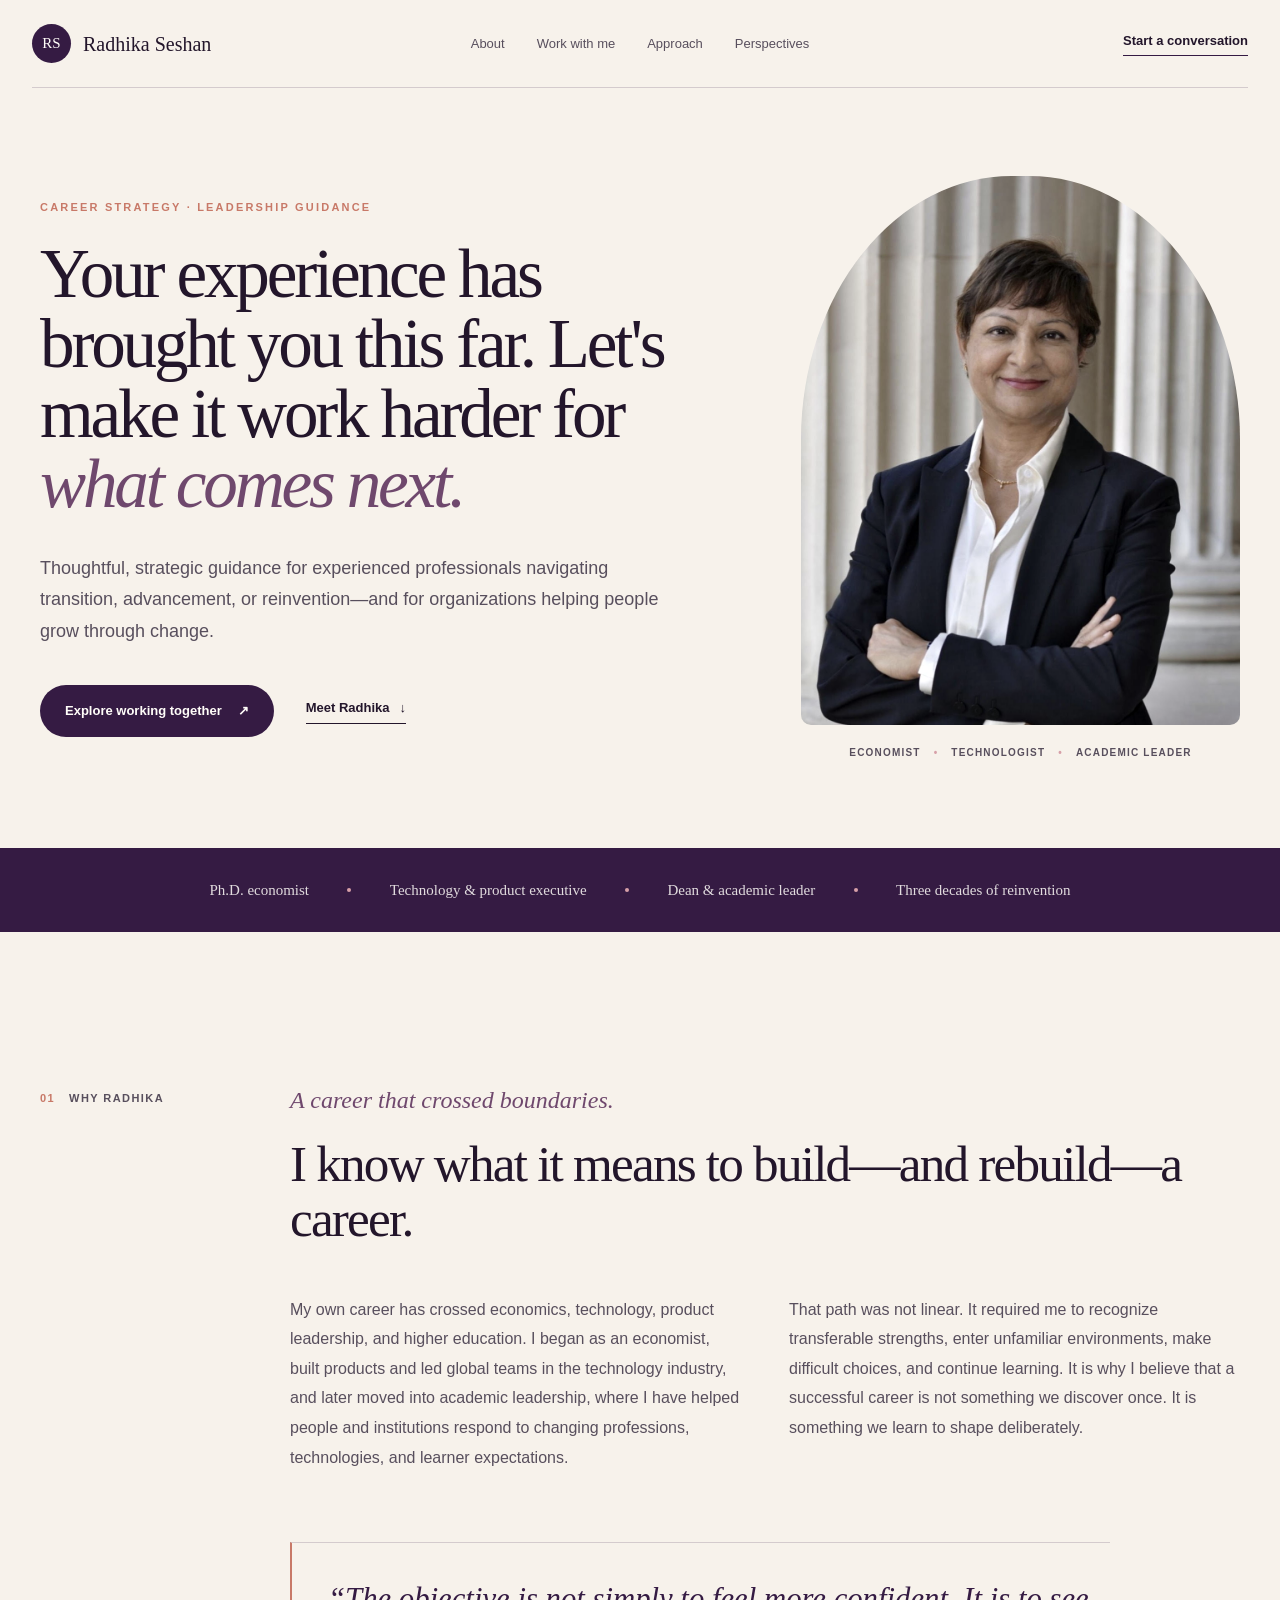
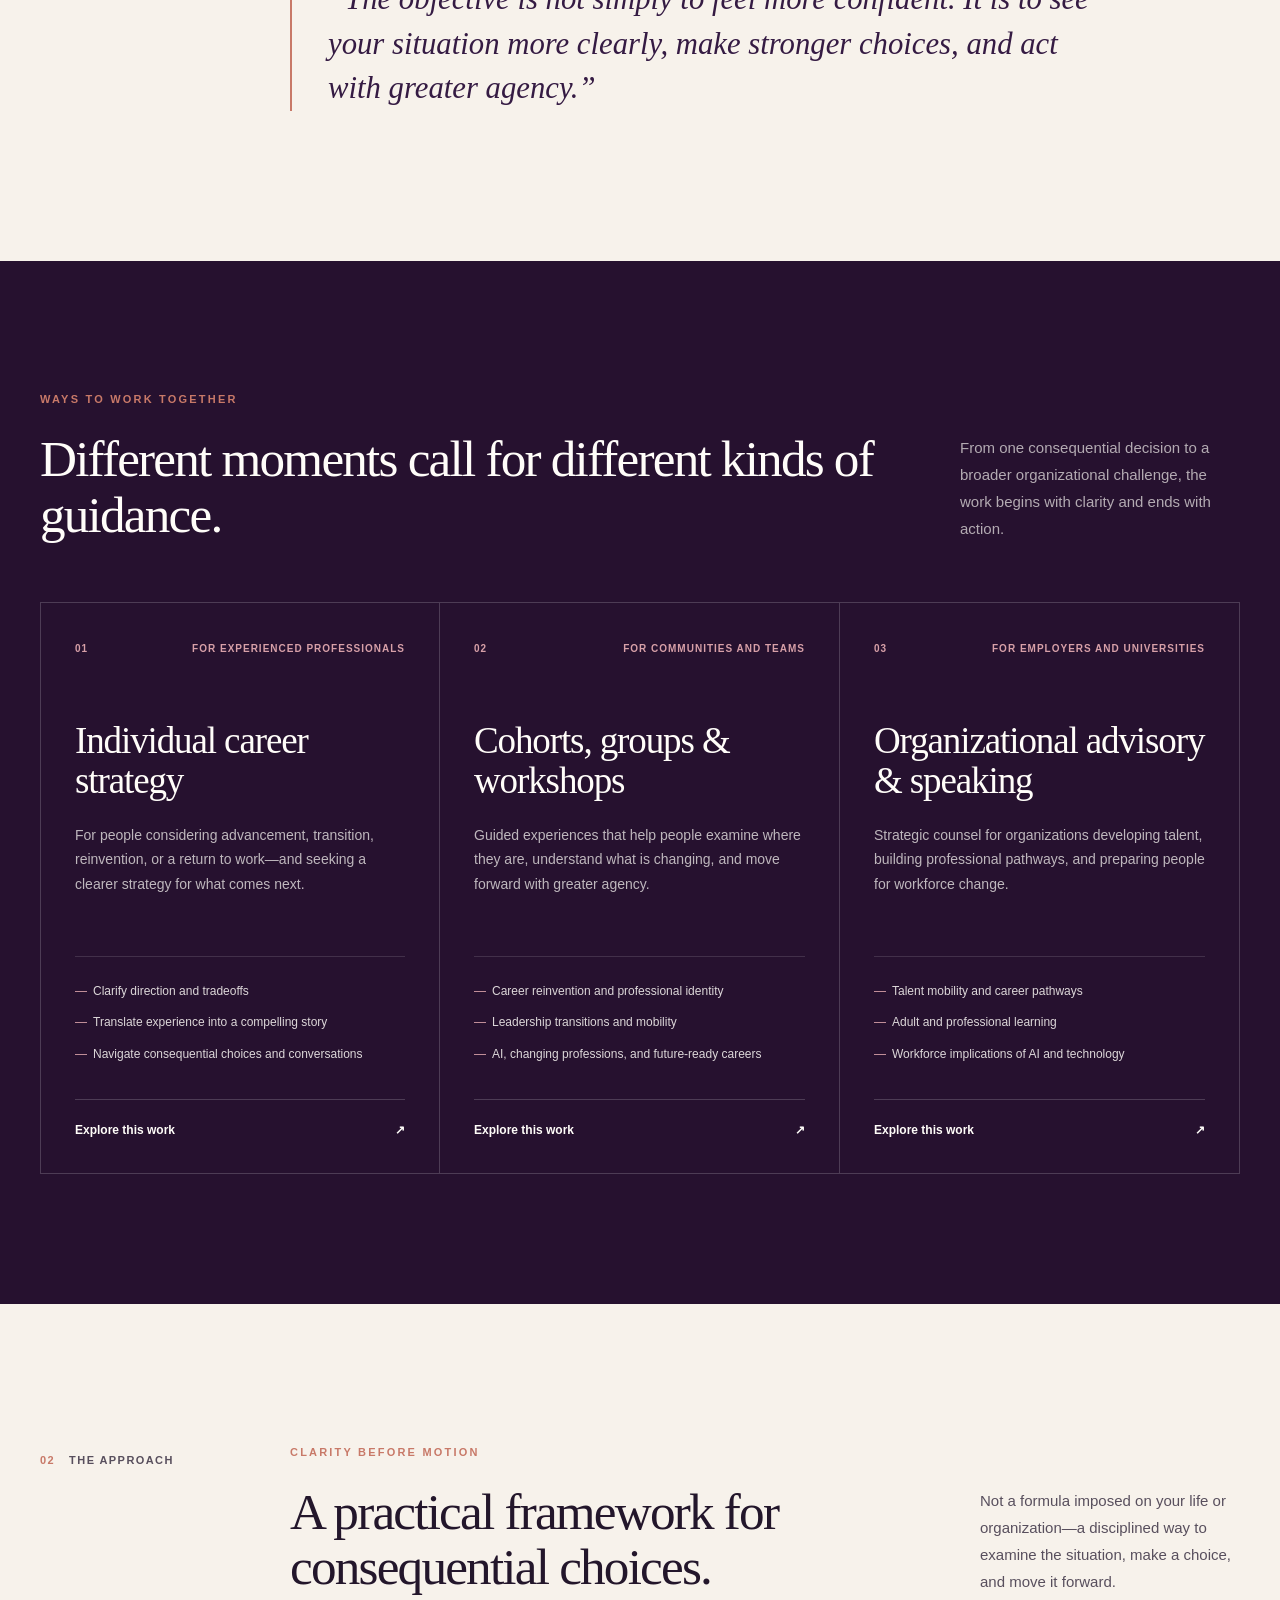
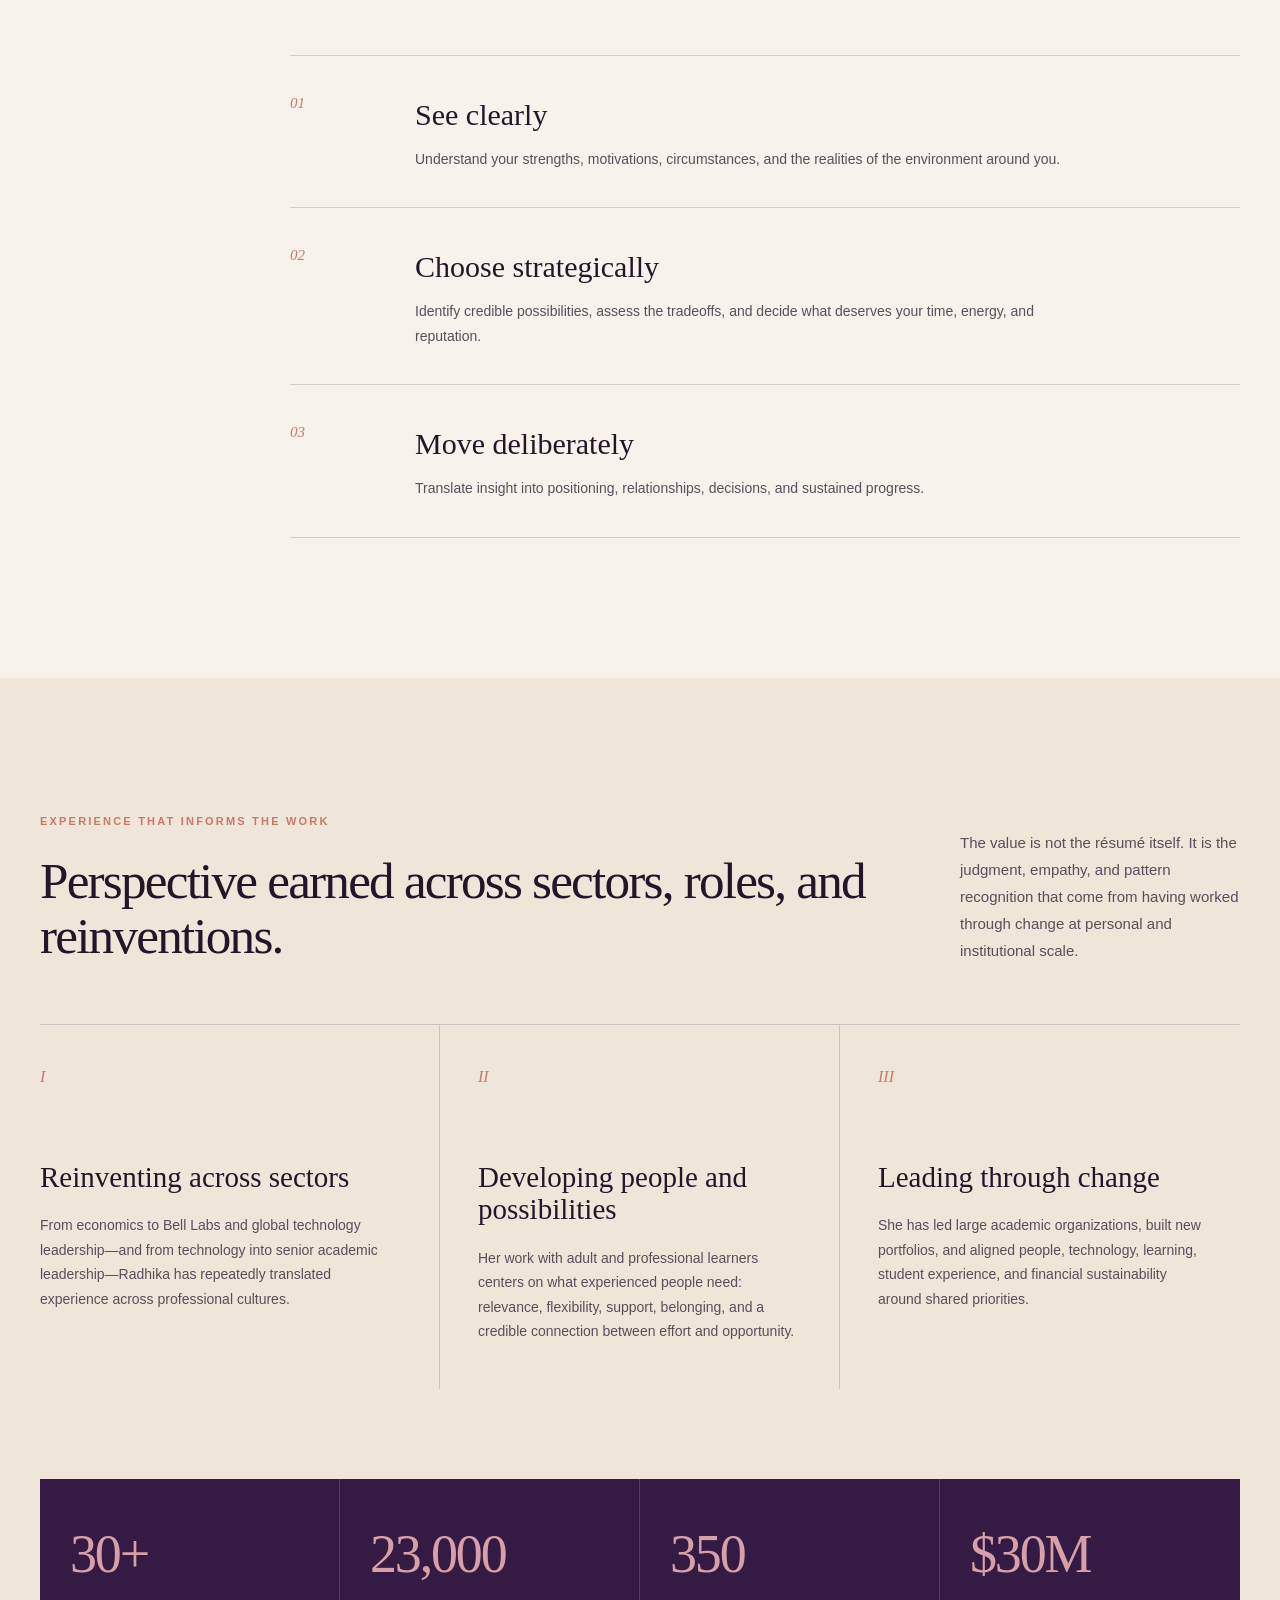
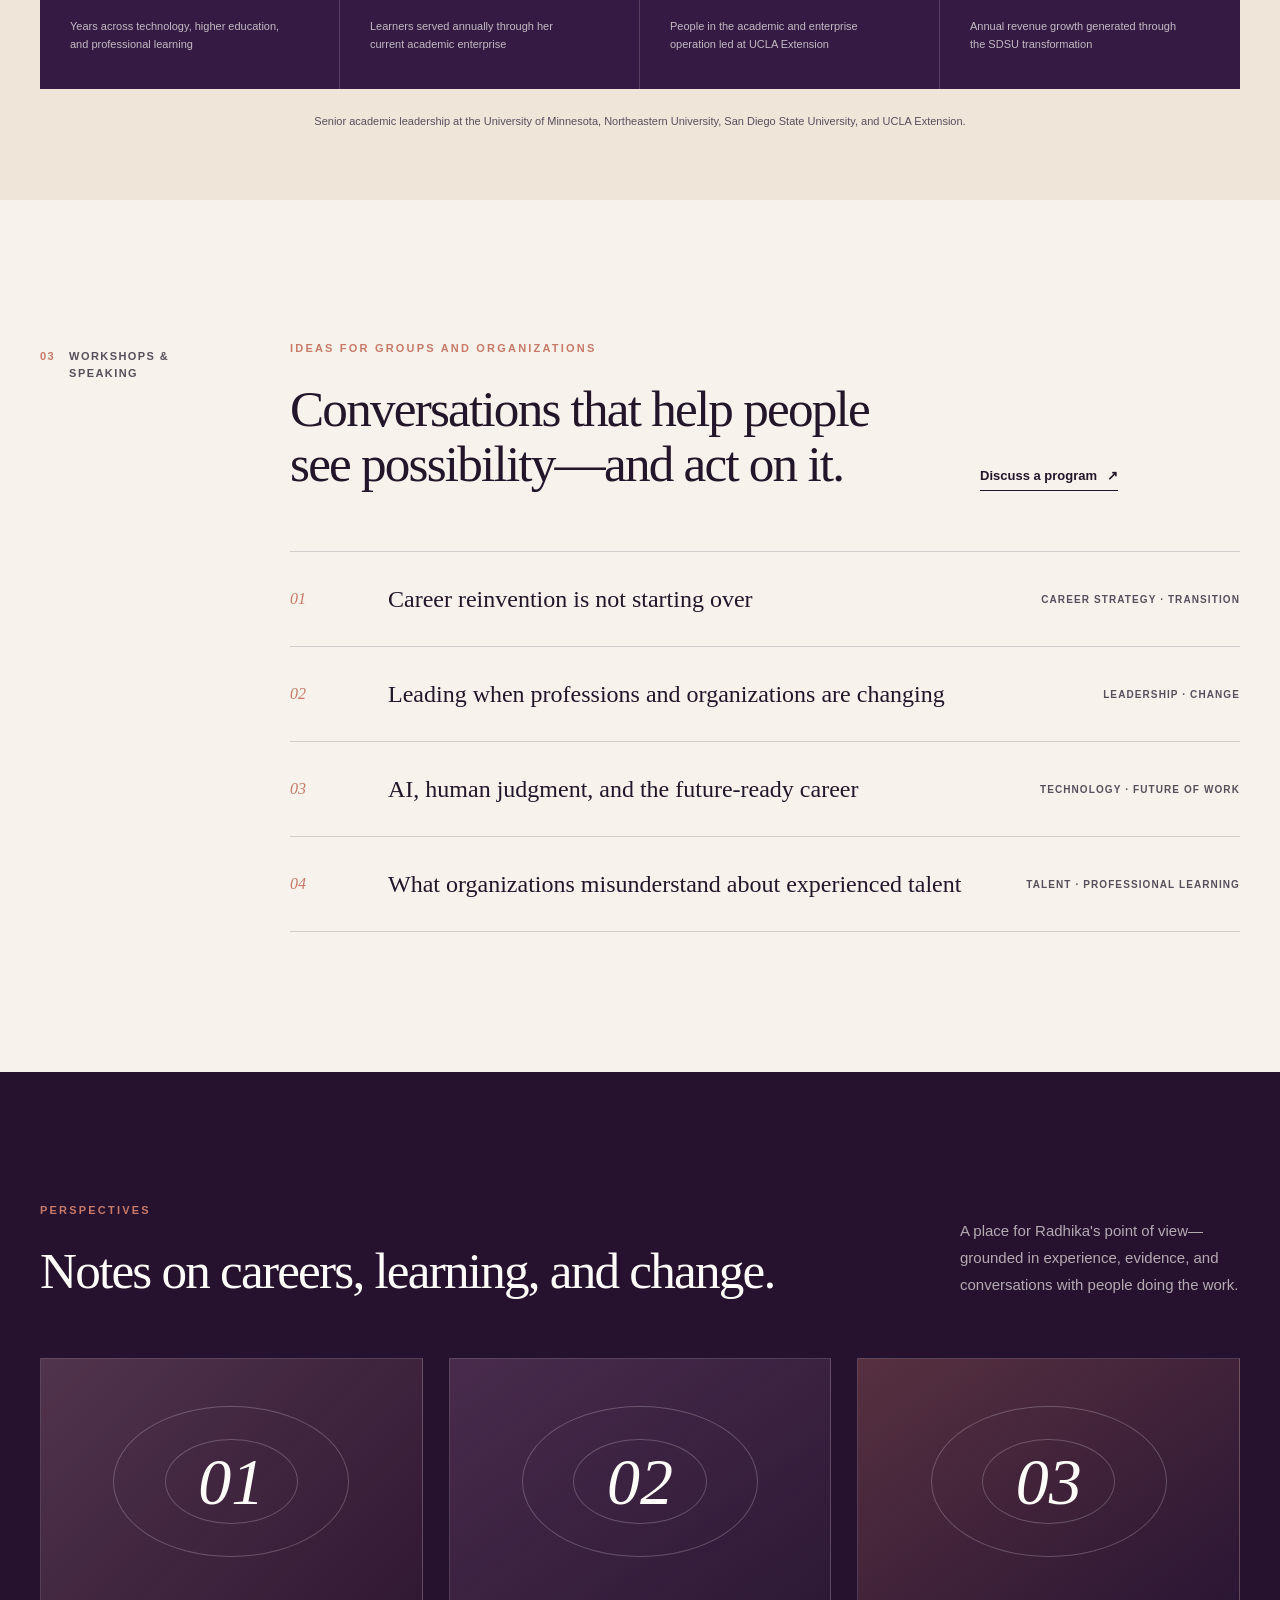
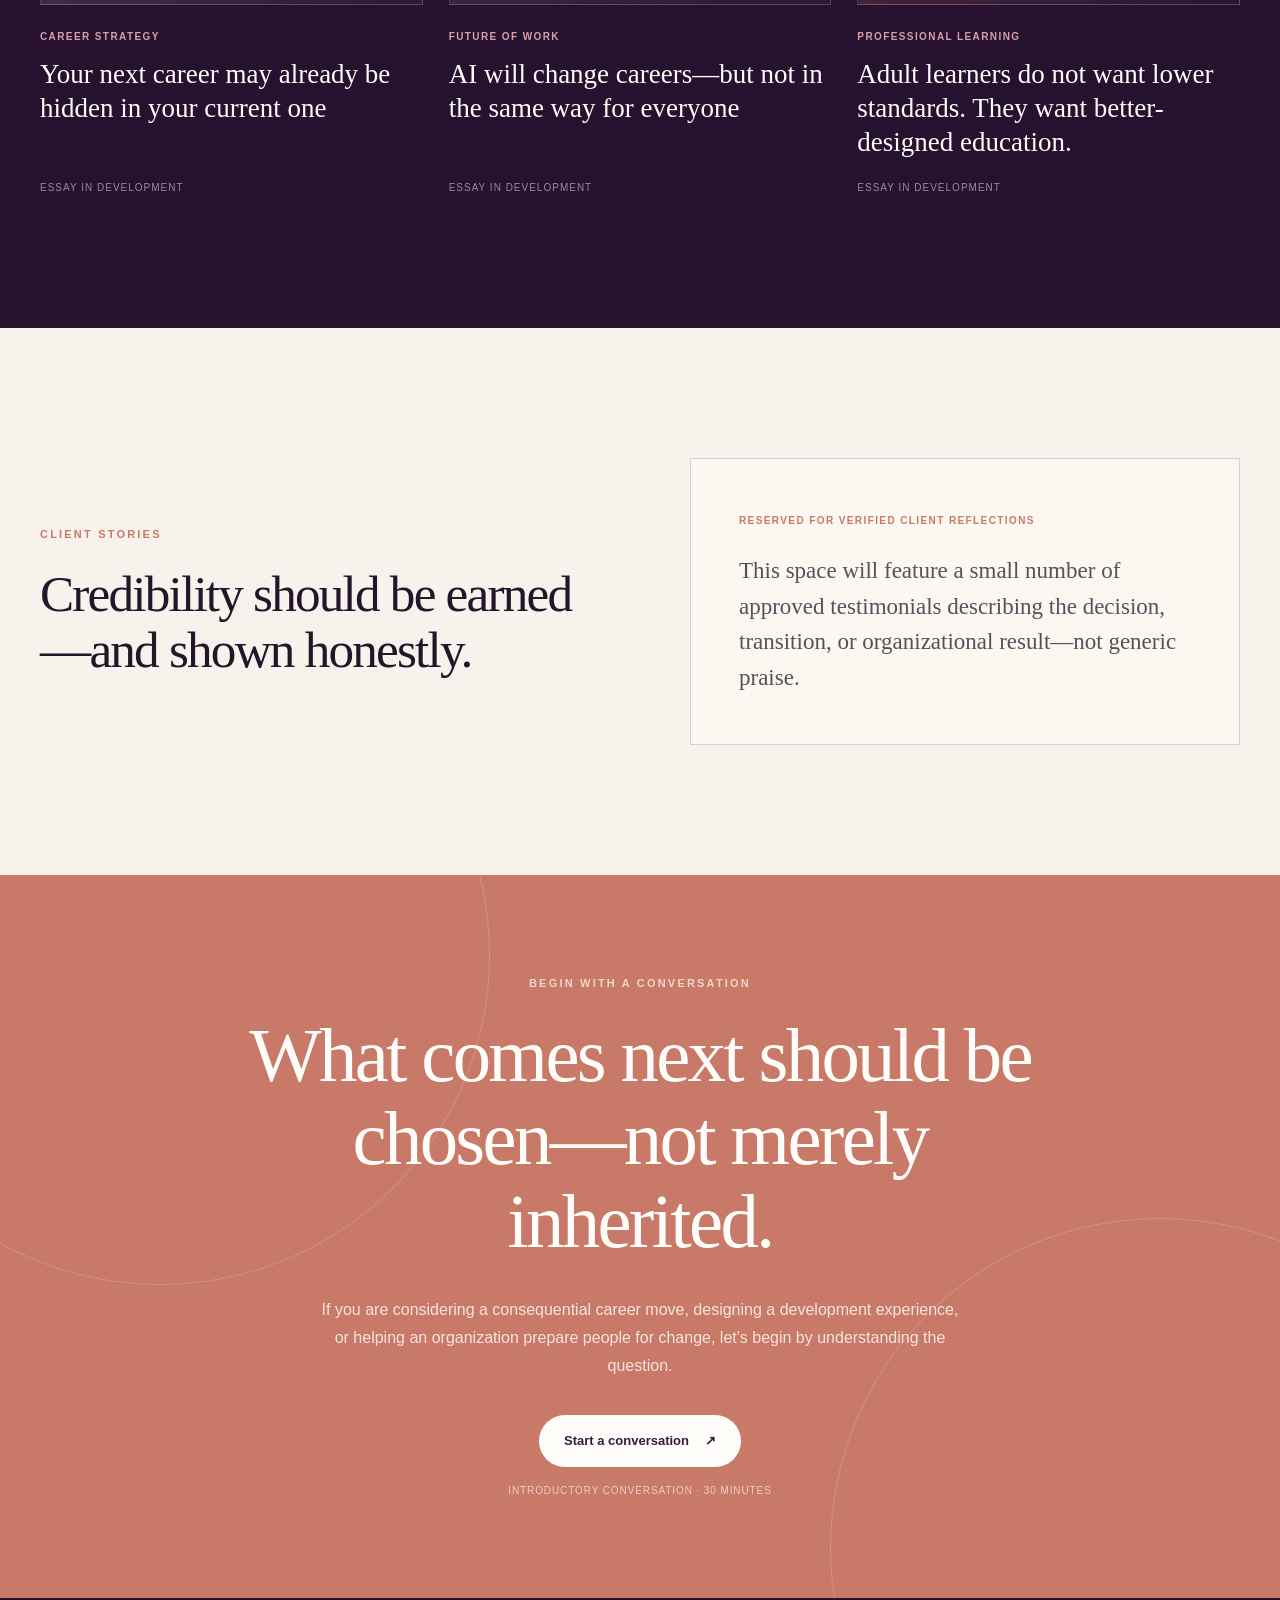
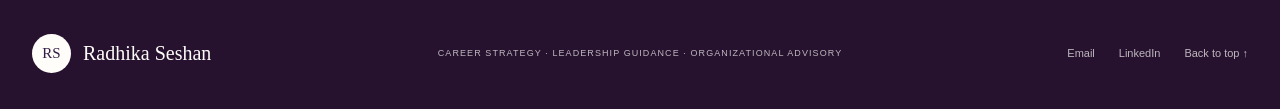
<file: archive/kumar-exact/index.html>
<!DOCTYPE html><html lang="en"><head><meta charset="utf-8"/><meta name="viewport" content="width=device-width, initial-scale=1"/><link rel="preload" href="radhika-hero.jpg" as="image"/><link rel="stylesheet" href="assets/index-CevfxaK9.css"/><title>Radhika Seshan | Career Strategy &amp; Leadership</title><meta name="description" content="Career strategy, leadership guidance, group programs, and organizational advisory from economist, technologist, and academic leader Radhika Seshan."/><link rel="shortcut icon" href="favicon.svg"/><link rel="icon" href="favicon.svg"/>
</head><body class="antialiased"><main id="top"><header class="site-header"><a class="brand" href="#top" aria-label="Radhika Seshan home"><span class="brand-mark">RS</span><span class="brand-name">Radhika Seshan</span></a><nav class="desktop-nav" aria-label="Main navigation"><a href="#about">About</a><a href="#work">Work with me</a><a href="#approach">Approach</a><a href="#perspectives">Perspectives</a></nav><a class="header-cta" href="#contact">Start a conversation</a></header><section class="hero section-shell"><div class="hero-copy"><p class="eyebrow">Career strategy · Leadership guidance</p><h1>Your experience has brought you this far. Let&#x27;s make it work harder for <em>what comes next.</em></h1><p class="hero-intro">Thoughtful, strategic guidance for experienced professionals navigating transition, advancement, or reinvention—and for organizations helping people grow through change.</p><div class="hero-actions"><a class="button button-primary" href="#work">Explore working together <span aria-hidden="true">↗</span></a><a class="text-link" href="#about">Meet Radhika <span aria-hidden="true">↓</span></a></div></div><figure class="hero-portrait"><img src="radhika-hero.jpg" alt="Radhika Seshan, career strategist and academic leader"/><figcaption><span>Economist</span><span>Technologist</span><span>Academic leader</span></figcaption></figure></section><section class="credential-strip" aria-label="Professional background"><span>Ph.D. economist</span><i aria-hidden="true"></i><span>Technology &amp; product executive</span><i aria-hidden="true"></i><span>Dean &amp; academic leader</span><i aria-hidden="true"></i><span>Three decades of reinvention</span></section><section class="story section-shell" id="about"><div class="section-label"><span>01</span><p>Why Radhika</p></div><div class="story-content"><p class="kicker">A career that crossed boundaries.</p><h2>I know what it means to build—and rebuild—a career.</h2><div class="story-columns"><p>My own career has crossed economics, technology, product leadership, and higher education. I began as an economist, built products and led global teams in the technology industry, and later moved into academic leadership, where I have helped people and institutions respond to changing professions, technologies, and learner expectations.</p><p>That path was not linear. It required me to recognize transferable strengths, enter unfamiliar environments, make difficult choices, and continue learning. It is why I believe that a successful career is not something we discover once. It is something we learn to shape deliberately.</p></div><blockquote>“The objective is not simply to feel more confident. It is to see your situation more clearly, make stronger choices, and act with greater agency.”</blockquote></div></section><section class="services" id="work"><div class="section-shell"><div class="section-heading light-heading"><div><p class="eyebrow">Ways to work together</p><h2>Different moments call for different kinds of guidance.</h2></div><p>From one consequential decision to a broader organizational challenge, the work begins with clarity and ends with action.</p></div><div class="service-grid"><article class="service-card"><div class="card-topline"><span>01</span><p>For experienced professionals</p></div><h3>Individual career strategy</h3><p class="service-copy">For people considering advancement, transition, reinvention, or a return to work—and seeking a clearer strategy for what comes next.</p><ul><li>Clarify direction and tradeoffs</li><li>Translate experience into a compelling story</li><li>Navigate consequential choices and conversations</li></ul><a href="#contact">Explore this work <span aria-hidden="true">↗</span></a></article><article class="service-card"><div class="card-topline"><span>02</span><p>For communities and teams</p></div><h3>Cohorts, groups &amp; workshops</h3><p class="service-copy">Guided experiences that help people examine where they are, understand what is changing, and move forward with greater agency.</p><ul><li>Career reinvention and professional identity</li><li>Leadership transitions and mobility</li><li>AI, changing professions, and future-ready careers</li></ul><a href="#contact">Explore this work <span aria-hidden="true">↗</span></a></article><article class="service-card"><div class="card-topline"><span>03</span><p>For employers and universities</p></div><h3>Organizational advisory &amp; speaking</h3><p class="service-copy">Strategic counsel for organizations developing talent, building professional pathways, and preparing people for workforce change.</p><ul><li>Talent mobility and career pathways</li><li>Adult and professional learning</li><li>Workforce implications of AI and technology</li></ul><a href="#contact">Explore this work <span aria-hidden="true">↗</span></a></article></div></div></section><section class="approach section-shell" id="approach"><div class="section-label"><span>02</span><p>The approach</p></div><div class="approach-content"><div class="section-heading"><div><p class="eyebrow">Clarity before motion</p><h2>A practical framework for consequential choices.</h2></div><p>Not a formula imposed on your life or organization—a disciplined way to examine the situation, make a choice, and move it forward.</p></div><div class="method-list"><article><span>01</span><div><h3>See clearly</h3><p>Understand your strengths, motivations, circumstances, and the realities of the environment around you.</p></div></article><article><span>02</span><div><h3>Choose strategically</h3><p>Identify credible possibilities, assess the tradeoffs, and decide what deserves your time, energy, and reputation.</p></div></article><article><span>03</span><div><h3>Move deliberately</h3><p>Translate insight into positioning, relationships, decisions, and sustained progress.</p></div></article></div></div></section><section class="experience"><div class="section-shell"><div class="section-heading"><div><p class="eyebrow">Experience that informs the work</p><h2>Perspective earned across sectors, roles, and reinventions.</h2></div><p>The value is not the résumé itself. It is the judgment, empathy, and pattern recognition that come from having worked through change at personal and institutional scale.</p></div><div class="experience-grid"><article><span class="experience-number">I</span><h3>Reinventing across sectors</h3><p>From economics to Bell Labs and global technology leadership—and from technology into senior academic leadership—Radhika has repeatedly translated experience across professional cultures.</p></article><article><span class="experience-number">II</span><h3>Developing people and possibilities</h3><p>Her work with adult and professional learners centers on what experienced people need: relevance, flexibility, support, belonging, and a credible connection between effort and opportunity.</p></article><article><span class="experience-number">III</span><h3>Leading through change</h3><p>She has led large academic organizations, built new portfolios, and aligned people, technology, learning, student experience, and financial sustainability around shared priorities.</p></article></div><div class="proof-grid" aria-label="Selected leadership evidence"><div><strong>30+</strong><p>Years across technology, higher education, and professional learning</p></div><div><strong>23,000</strong><p>Learners served annually through her current academic enterprise</p></div><div><strong>350</strong><p>People in the academic and enterprise operation led at UCLA Extension</p></div><div><strong>$30M</strong><p>Annual revenue growth generated through the SDSU transformation</p></div></div><p class="proof-note">Senior academic leadership at the University of Minnesota, Northeastern University, San Diego State University, and UCLA Extension.</p></div></section><section class="topics section-shell"><div class="section-label"><span>03</span><p>Workshops &amp; speaking</p></div><div class="topics-content"><div class="section-heading"><div><p class="eyebrow">Ideas for groups and organizations</p><h2>Conversations that help people see possibility—and act on it.</h2></div><a class="text-link" href="#contact">Discuss a program <span aria-hidden="true">↗</span></a></div><div class="topic-list"><article><span>01</span><h3>Career reinvention is not starting over</h3><p>Career strategy · Transition</p></article><article><span>02</span><h3>Leading when professions and organizations are changing</h3><p>Leadership · Change</p></article><article><span>03</span><h3>AI, human judgment, and the future-ready career</h3><p>Technology · Future of work</p></article><article><span>04</span><h3>What organizations misunderstand about experienced talent</h3><p>Talent · Professional learning</p></article></div></div></section><section class="perspectives" id="perspectives"><div class="section-shell"><div class="section-heading light-heading"><div><p class="eyebrow">Perspectives</p><h2>Notes on careers, learning, and change.</h2></div><p>A place for Radhika&#x27;s point of view—grounded in experience, evidence, and conversations with people doing the work.</p></div><div class="perspective-grid"><article><div class="perspective-art art-1" aria-hidden="true"><span>01</span></div><p>Career strategy</p><h3>Your next career may already be hidden in your current one</h3><span class="coming-soon">Essay in development</span></article><article><div class="perspective-art art-2" aria-hidden="true"><span>02</span></div><p>Future of work</p><h3>AI will change careers—but not in the same way for everyone</h3><span class="coming-soon">Essay in development</span></article><article><div class="perspective-art art-3" aria-hidden="true"><span>03</span></div><p>Professional learning</p><h3>Adult learners do not want lower standards. They want better-designed education.</h3><span class="coming-soon">Essay in development</span></article></div></div></section><section class="validation section-shell"><div><p class="eyebrow">Client stories</p><h2>Credibility should be earned—and shown honestly.</h2></div><div class="testimonial-placeholder"><span>Reserved for verified client reflections</span><p>This space will feature a small number of approved testimonials describing the decision, transition, or organizational result—not generic praise.</p></div></section><section class="contact" id="contact"><div class="contact-orbit orbit-one" aria-hidden="true"></div><div class="contact-orbit orbit-two" aria-hidden="true"></div><div class="contact-content"><p class="eyebrow">Begin with a conversation</p><h2>What comes next should be chosen—not merely inherited.</h2><p>If you are considering a consequential career move, designing a development experience, or helping an organization prepare people for change, let&#x27;s begin by understanding the question.</p><a class="button button-light" href="mailto:hello@radhikaseshan.com">Start a conversation <span aria-hidden="true">↗</span></a><span class="contact-note">Introductory conversation · 30 minutes</span></div></section><footer><a class="brand footer-brand" href="#top"><span class="brand-mark">RS</span><span class="brand-name">Radhika Seshan</span></a><p>Career strategy · Leadership guidance · Organizational advisory</p><div><a href="mailto:hello@radhikaseshan.com">Email</a><a href="https://www.linkedin.com/in/seshanr">LinkedIn</a><a href="#top">Back to top ↑</a></div></footer></main></body></html>
</file>
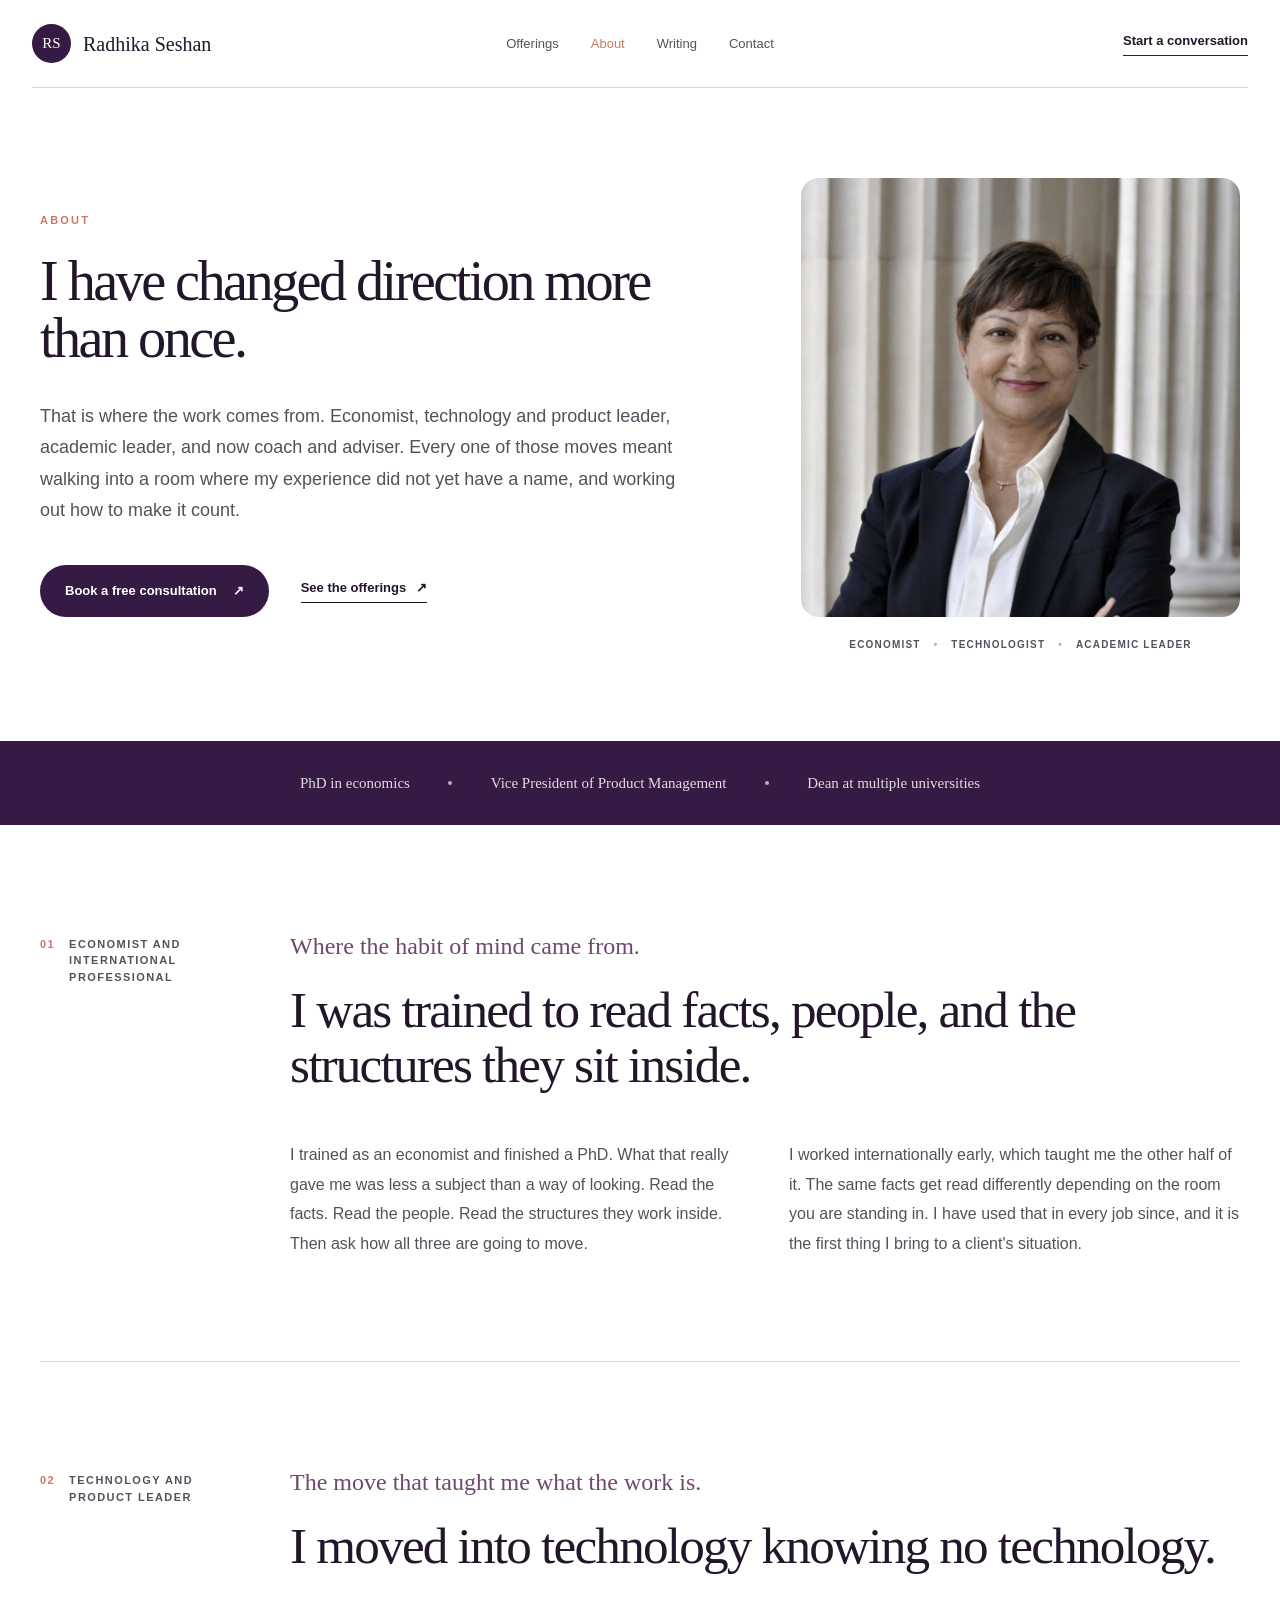
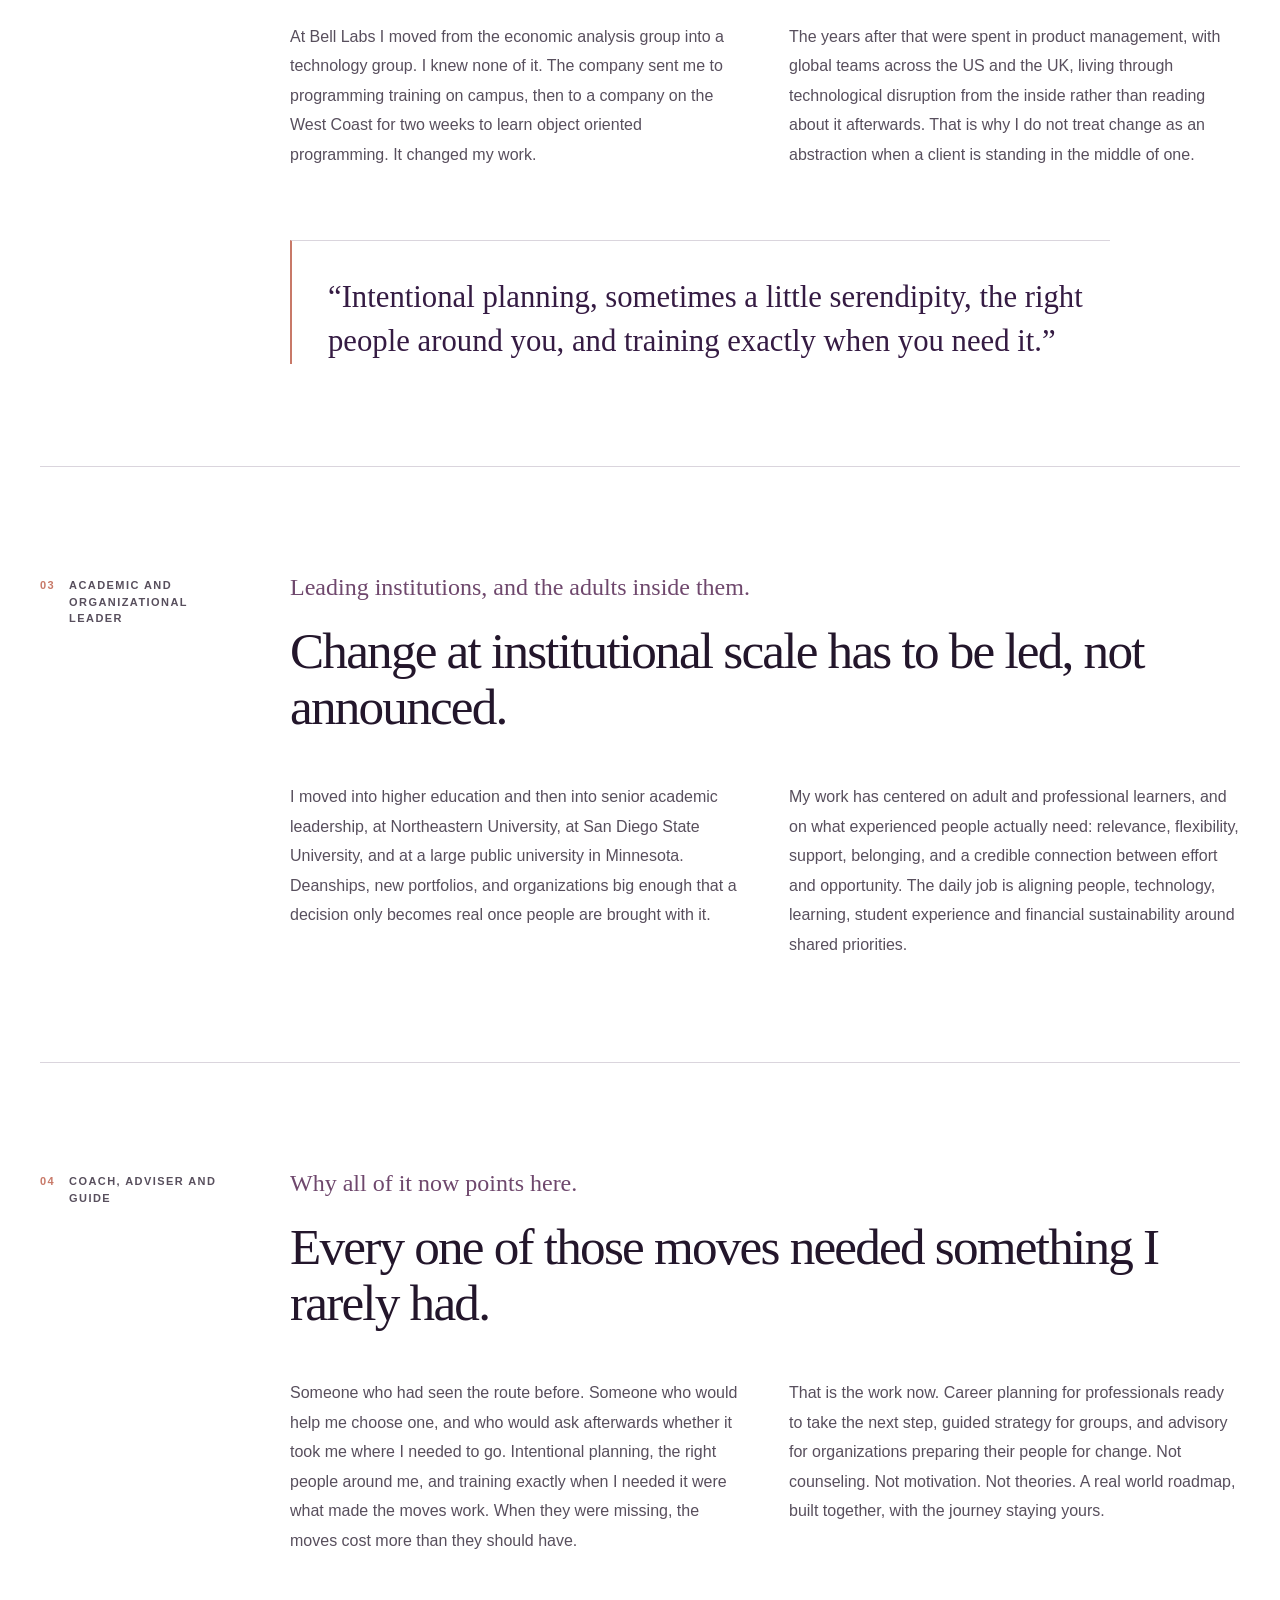
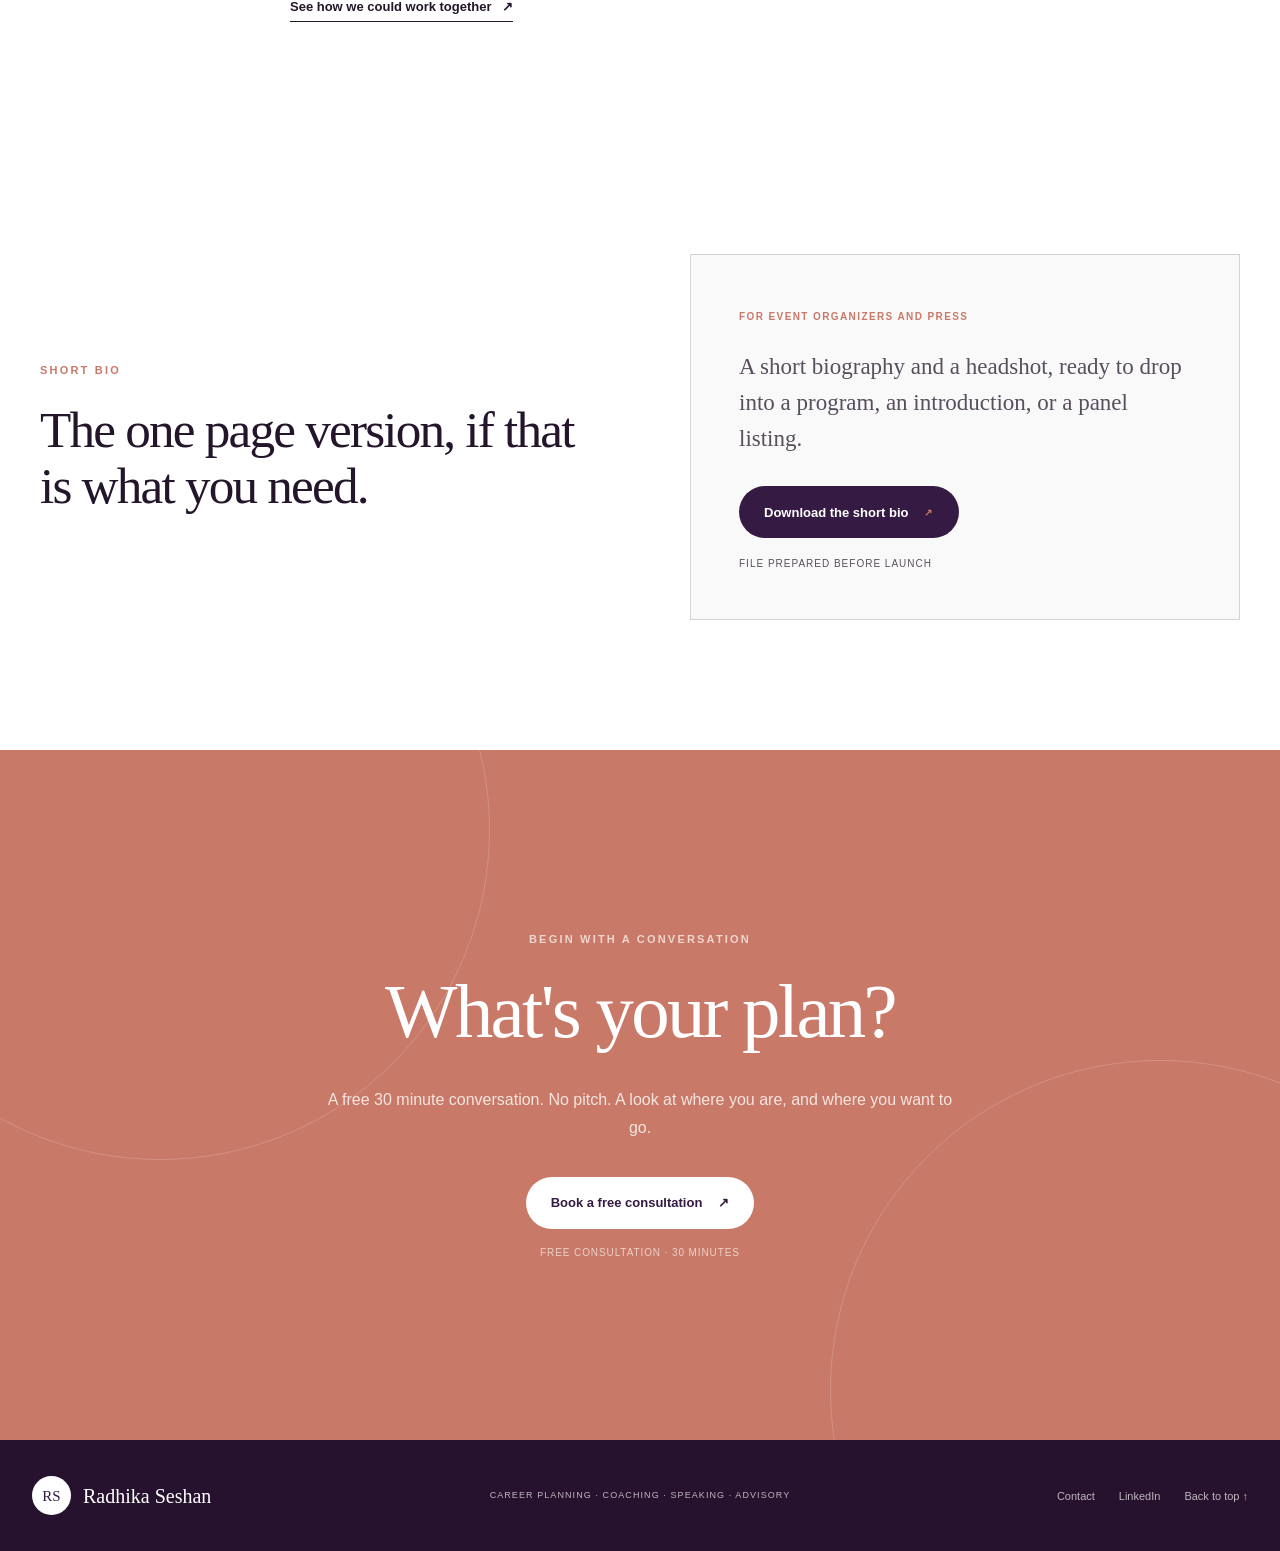
<file: concept-1/about.html>
<!DOCTYPE html>
<html lang="en">
<head>
<meta charset="utf-8"/>
<meta name="viewport" content="width=device-width, initial-scale=1"/>
<link rel="preload" href="radhika-hero.jpg" as="image"/>
<link rel="stylesheet" href="assets/index-CevfxaK9.css"/>
<link rel="stylesheet" href="assets/pages.css"/>
<title>About | Radhika Seshan</title>
<meta name="description" content="Economist, technology and product leader, academic leader, and now coach and adviser. The career behind the career planning work."/>
<link rel="shortcut icon" href="favicon.svg"/>
<link rel="icon" href="favicon.svg"/>
</head>
<body class="antialiased">
<main id="top">

<header class="site-header">
  <a class="brand" href="index.html" aria-label="Radhika Seshan home"><span class="brand-mark">RS</span><span class="brand-name">Radhika Seshan</span></a>
  <nav class="desktop-nav" aria-label="Main navigation">
    <a href="offerings.html">Offerings</a>
    <a href="about.html" aria-current="page">About</a>
    <a href="writing.html">Writing</a>
    <a href="contact.html">Contact</a>
  </nav>
  <a class="header-cta" href="contact.html">Start a conversation</a>
</header>

<nav class="mobile-nav" aria-label="Main navigation, compact">
  <a href="offerings.html">Offerings</a>
  <a href="about.html" aria-current="page">About</a>
  <a href="writing.html">Writing</a>
  <a href="contact.html">Contact</a>
</nav>

<section class="hero hero-compact section-shell">
  <div class="hero-copy">
    <p class="eyebrow">About</p>
    <h1>I have changed direction more than once.</h1>
    <p class="hero-intro">That is where the work comes from. Economist, technology and product leader, academic leader, and now coach and adviser. Every one of those moves meant walking into a room where my experience did not yet have a name, and working out how to make it count.</p>
    <div class="hero-actions">
      <a class="button button-primary" href="contact.html">Book a free consultation <span aria-hidden="true">&#8599;</span></a>
      <a class="text-link" href="offerings.html">See the offerings <span aria-hidden="true">&#8599;</span></a>
    </div>
  </div>
  <figure class="hero-portrait">
    <img src="radhika-hero.jpg" alt="Radhika Seshan, career strategist and academic leader"/>
    <figcaption><span>Economist</span><span>Technologist</span><span>Academic leader</span></figcaption>
  </figure>
</section>

<section class="credential-strip" aria-label="Professional background">
  <span>PhD in economics</span><i aria-hidden="true"></i>
  <span>Vice President of Product Management</span><i aria-hidden="true"></i>
  <span>Dean at multiple universities</span>
</section>

<section class="story chapter section-shell">
  <div class="section-label"><span>01</span><p>Economist and international professional</p></div>
  <div class="story-content">
    <p class="kicker">Where the habit of mind came from.</p>
    <h2>I was trained to read facts, people, and the structures they sit inside.</h2>
    <div class="story-columns">
      <p>I trained as an economist and finished a PhD. What that really gave me was less a subject than a way of looking. Read the facts. Read the people. Read the structures they work inside. Then ask how all three are going to move.</p>
      <p>I worked internationally early, which taught me the other half of it. The same facts get read differently depending on the room you are standing in. I have used that in every job since, and it is the first thing I bring to a client's situation.</p>
    </div>
  </div>
</section>

<section class="story chapter section-shell">
  <div class="section-label"><span>02</span><p>Technology and product leader</p></div>
  <div class="story-content">
    <p class="kicker">The move that taught me what the work is.</p>
    <h2>I moved into technology knowing no technology.</h2>
    <div class="story-columns">
      <p>At Bell Labs I moved from the economic analysis group into a technology group. I knew none of it. The company sent me to programming training on campus, then to a company on the West Coast for two weeks to learn object oriented programming. It changed my work.</p>
      <p>The years after that were spent in product management, with global teams across the US and the UK, living through technological disruption from the inside rather than reading about it afterwards. That is why I do not treat change as an abstraction when a client is standing in the middle of one.</p>
    </div>
    <blockquote>&ldquo;Intentional planning, sometimes a little serendipity, the right people around you, and training exactly when you need it.&rdquo;</blockquote>
  </div>
</section>

<section class="story chapter section-shell">
  <div class="section-label"><span>03</span><p>Academic and organizational leader</p></div>
  <div class="story-content">
    <p class="kicker">Leading institutions, and the adults inside them.</p>
    <h2>Change at institutional scale has to be led, not announced.</h2>
    <div class="story-columns">
      <p>I moved into higher education and then into senior academic leadership, at Northeastern University, at San Diego State University, and at a large public university in Minnesota. Deanships, new portfolios, and organizations big enough that a decision only becomes real once people are brought with it.</p>
      <p>My work has centered on adult and professional learners, and on what experienced people actually need: relevance, flexibility, support, belonging, and a credible connection between effort and opportunity. The daily job is aligning people, technology, learning, student experience and financial sustainability around shared priorities.</p>
    </div>
  </div>
</section>

<section class="story chapter section-shell">
  <div class="section-label"><span>04</span><p>Coach, adviser and guide</p></div>
  <div class="story-content">
    <p class="kicker">Why all of it now points here.</p>
    <h2>Every one of those moves needed something I rarely had.</h2>
    <div class="story-columns">
      <p>Someone who had seen the route before. Someone who would help me choose one, and who would ask afterwards whether it took me where I needed to go. Intentional planning, the right people around me, and training exactly when I needed it were what made the moves work. When they were missing, the moves cost more than they should have.</p>
      <p>That is the work now. Career planning for professionals ready to take the next step, guided strategy for groups, and advisory for organizations preparing their people for change. Not counseling. Not motivation. Not theories. A real world roadmap, built together, with the journey staying yours.</p>
    </div>
    <div class="section-cta"><a class="text-link" href="offerings.html">See how we could work together <span aria-hidden="true">&#8599;</span></a></div>
  </div>
</section>

<section class="validation section-shell">
  <div>
    <p class="eyebrow">Short bio</p>
    <h2>The one page version, if that is what you need.</h2>
  </div>
  <div class="bio-card">
    <span>For event organizers and press</span>
    <p>A short biography and a headshot, ready to drop into a program, an introduction, or a panel listing.</p>
    <a class="button button-primary" href="#" style="margin-top:30px">Download the short bio <span aria-hidden="true">&#8599;</span></a>
    <small>File prepared before launch</small>
  </div>
</section>

<section class="contact">
  <div class="contact-orbit orbit-one" aria-hidden="true"></div>
  <div class="contact-orbit orbit-two" aria-hidden="true"></div>
  <div class="contact-content">
    <p class="eyebrow">Begin with a conversation</p>
    <h2>What's your plan?</h2>
    <p>A free 30 minute conversation. No pitch. A look at where you are, and where you want to go.</p>
    <a class="button button-light" href="contact.html">Book a free consultation <span aria-hidden="true">&#8599;</span></a>
    <span class="contact-note">Free consultation &middot; 30 minutes</span>
  </div>
</section>

<footer>
  <a class="brand footer-brand" href="index.html"><span class="brand-mark">RS</span><span class="brand-name">Radhika Seshan</span></a>
  <p>Career planning &middot; Coaching &middot; Speaking &middot; Advisory</p>
  <div>
    <a href="contact.html">Contact</a>
    <a href="https://www.linkedin.com/in/seshanr">LinkedIn</a>
    <a href="#top">Back to top &#8593;</a>
  </div>
</footer>

</main>
</body>
</html>
</file>
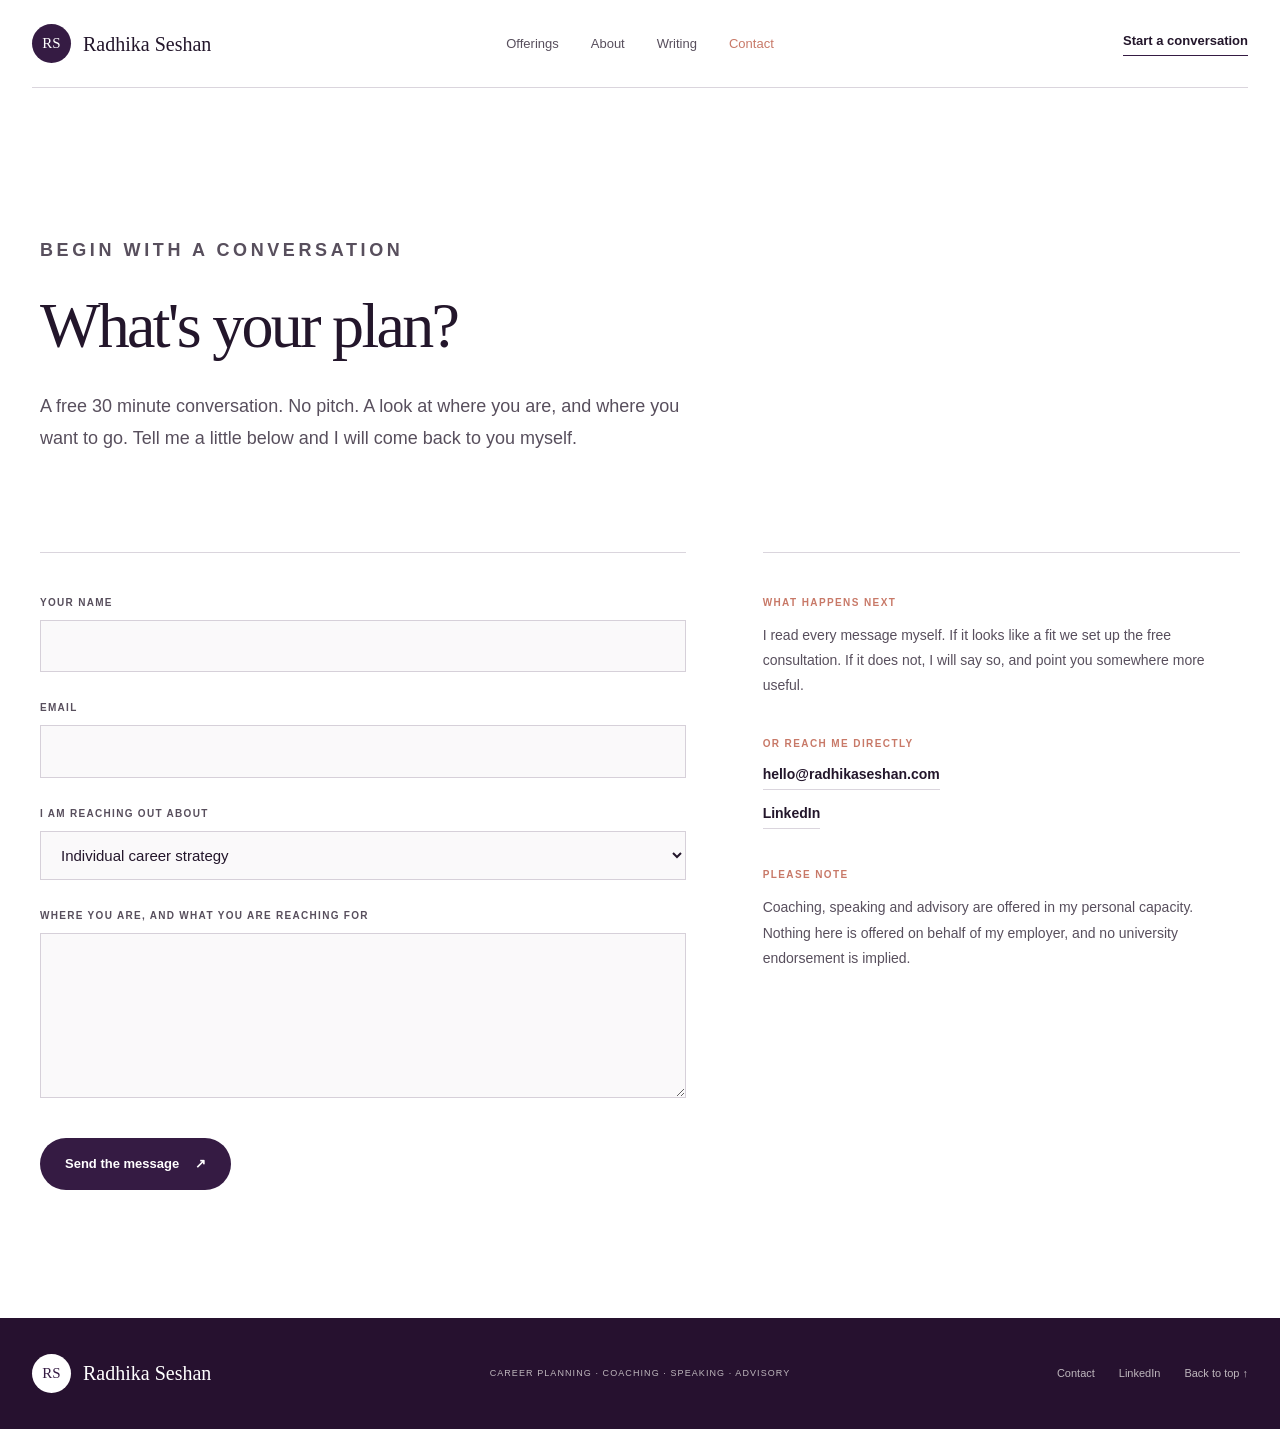
<file: concept-1/contact.html>
<!DOCTYPE html>
<html lang="en">
<head>
<meta charset="utf-8"/>
<meta name="viewport" content="width=device-width, initial-scale=1"/>
<link rel="stylesheet" href="assets/index-CevfxaK9.css"/>
<link rel="stylesheet" href="assets/pages.css"/>
<title>Contact | Radhika Seshan</title>
<meta name="description" content="Start with a free 30 minute conversation about career planning, group programs, speaking or advisory."/>
<link rel="shortcut icon" href="favicon.svg"/>
<link rel="icon" href="favicon.svg"/>
</head>
<body class="antialiased">
<main id="top">

<header class="site-header">
  <a class="brand" href="index.html" aria-label="Radhika Seshan home"><span class="brand-mark">RS</span><span class="brand-name">Radhika Seshan</span></a>
  <nav class="desktop-nav" aria-label="Main navigation">
    <a href="offerings.html">Offerings</a>
    <a href="about.html">About</a>
    <a href="writing.html">Writing</a>
    <a href="contact.html" aria-current="page">Contact</a>
  </nav>
  <a class="header-cta" href="contact.html">Start a conversation</a>
</header>

<nav class="mobile-nav" aria-label="Main navigation, compact">
  <a href="offerings.html">Offerings</a>
  <a href="about.html">About</a>
  <a href="writing.html">Writing</a>
  <a href="contact.html" aria-current="page">Contact</a>
</nav>

<section class="page-hero section-shell">
  <p class="eyebrow">Begin with a conversation</p>
  <h1>What's your plan?</h1>
  <p>A free 30 minute conversation. No pitch. A look at where you are, and where you want to go. Tell me a little below and I will come back to you myself.</p>
</section>

<section class="contact-page section-shell">
  <form class="form-grid" action="#" method="post">
    <div class="field">
      <label for="name">Your name</label>
      <input id="name" name="name" type="text" autocomplete="name" required/>
    </div>
    <div class="field">
      <label for="email">Email</label>
      <input id="email" name="email" type="email" autocomplete="email" required/>
    </div>
    <div class="field">
      <label for="topic">I am reaching out about</label>
      <select id="topic" name="topic">
        <option>Individual career strategy</option>
        <option>Cohorts, groups and workshops</option>
        <option>Speaking or advisory</option>
        <option>Something else</option>
      </select>
    </div>
    <div class="field">
      <label for="message">Where you are, and what you are reaching for</label>
      <textarea id="message" name="message" rows="6"></textarea>
    </div>
    <button class="button button-primary" type="submit">Send the message <span aria-hidden="true">&#8599;</span></button>
  </form>

  <aside class="contact-aside">
    <div class="aside-block">
      <h3>What happens next</h3>
      <p>I read every message myself. If it looks like a fit we set up the free consultation. If it does not, I will say so, and point you somewhere more useful.</p>
    </div>
    <div class="aside-block">
      <h3>Or reach me directly</h3>
      <div class="aside-links">
        <a href="mailto:hello@radhikaseshan.com">hello@radhikaseshan.com</a>
        <a href="https://www.linkedin.com/in/seshanr">LinkedIn</a>
      </div>
    </div>
    <div class="aside-block">
      <h3>Please note</h3>
      <p>Coaching, speaking and advisory are offered in my personal capacity. Nothing here is offered on behalf of my employer, and no university endorsement is implied.</p>
    </div>
  </aside>
</section>

<footer>
  <a class="brand footer-brand" href="index.html"><span class="brand-mark">RS</span><span class="brand-name">Radhika Seshan</span></a>
  <p>Career planning &middot; Coaching &middot; Speaking &middot; Advisory</p>
  <div>
    <a href="contact.html">Contact</a>
    <a href="https://www.linkedin.com/in/seshanr">LinkedIn</a>
    <a href="#top">Back to top &#8593;</a>
  </div>
</footer>

</main>
</body>
</html>
</file>
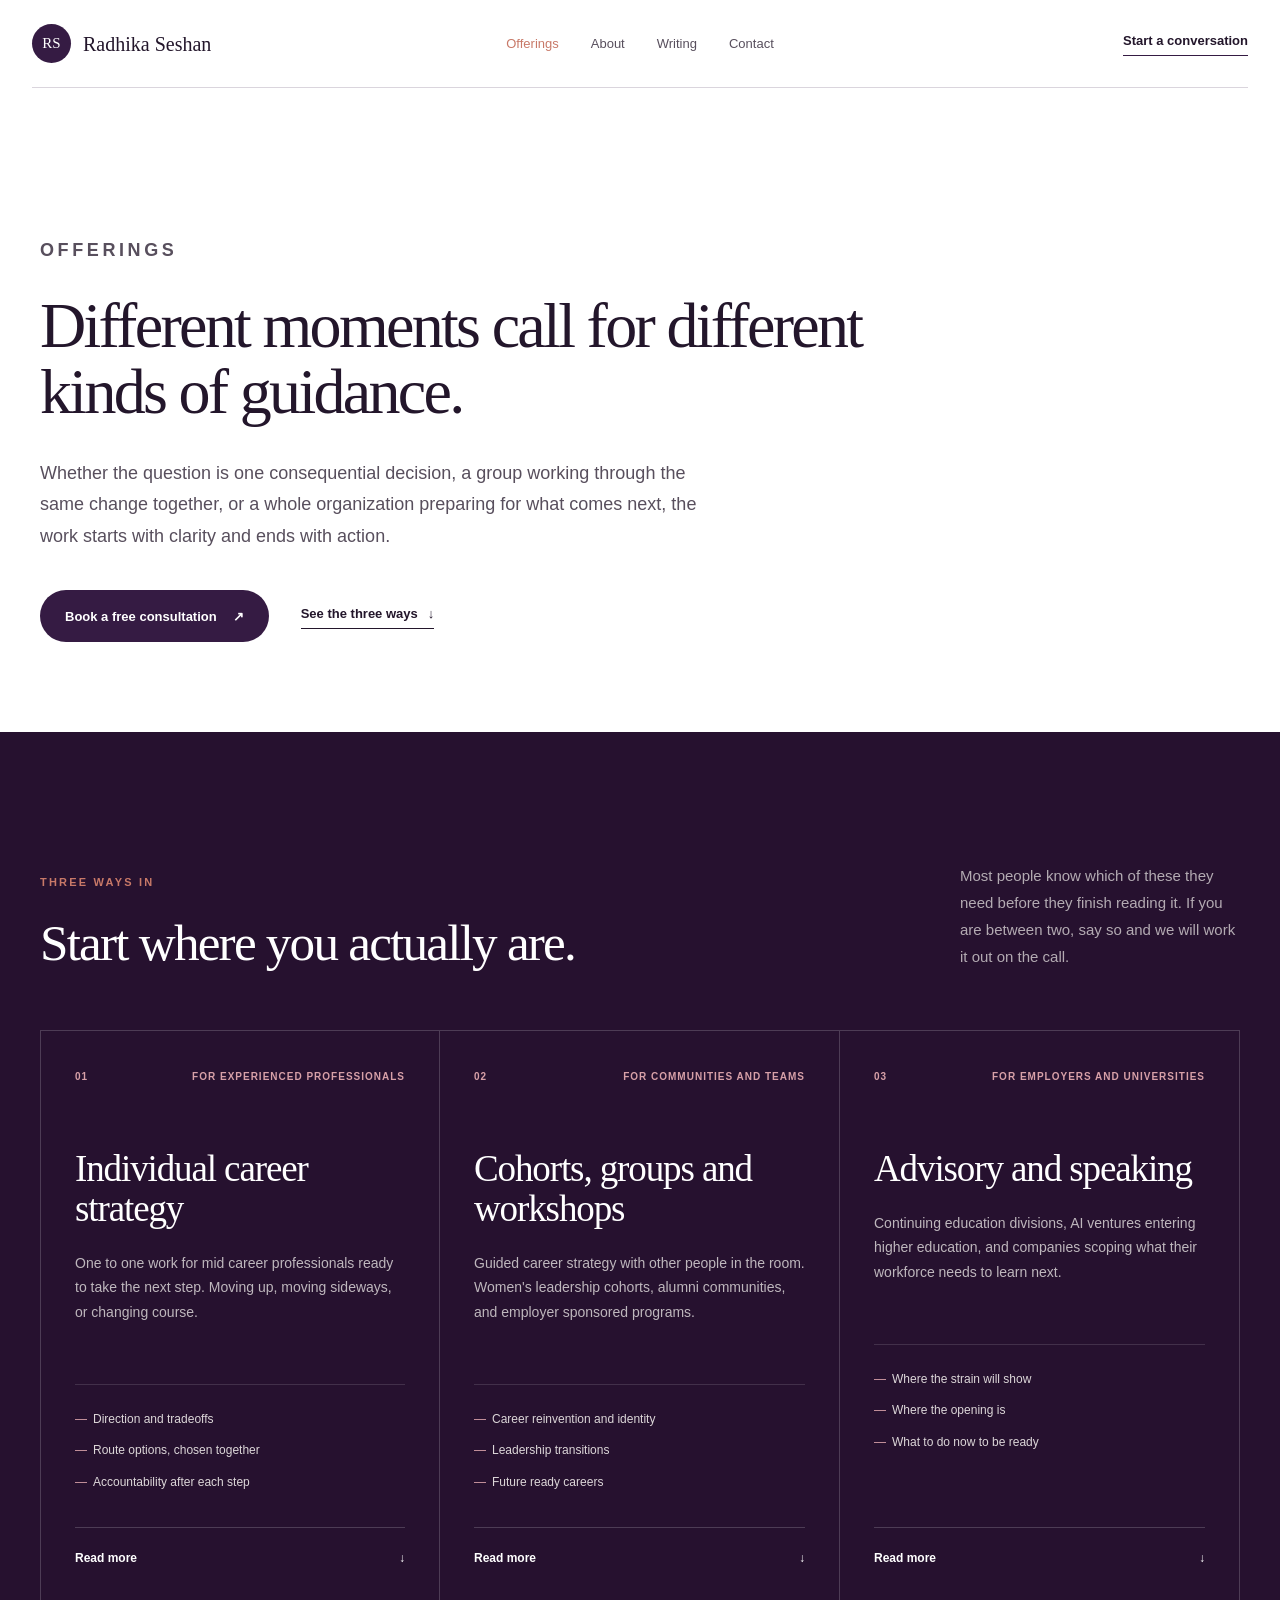
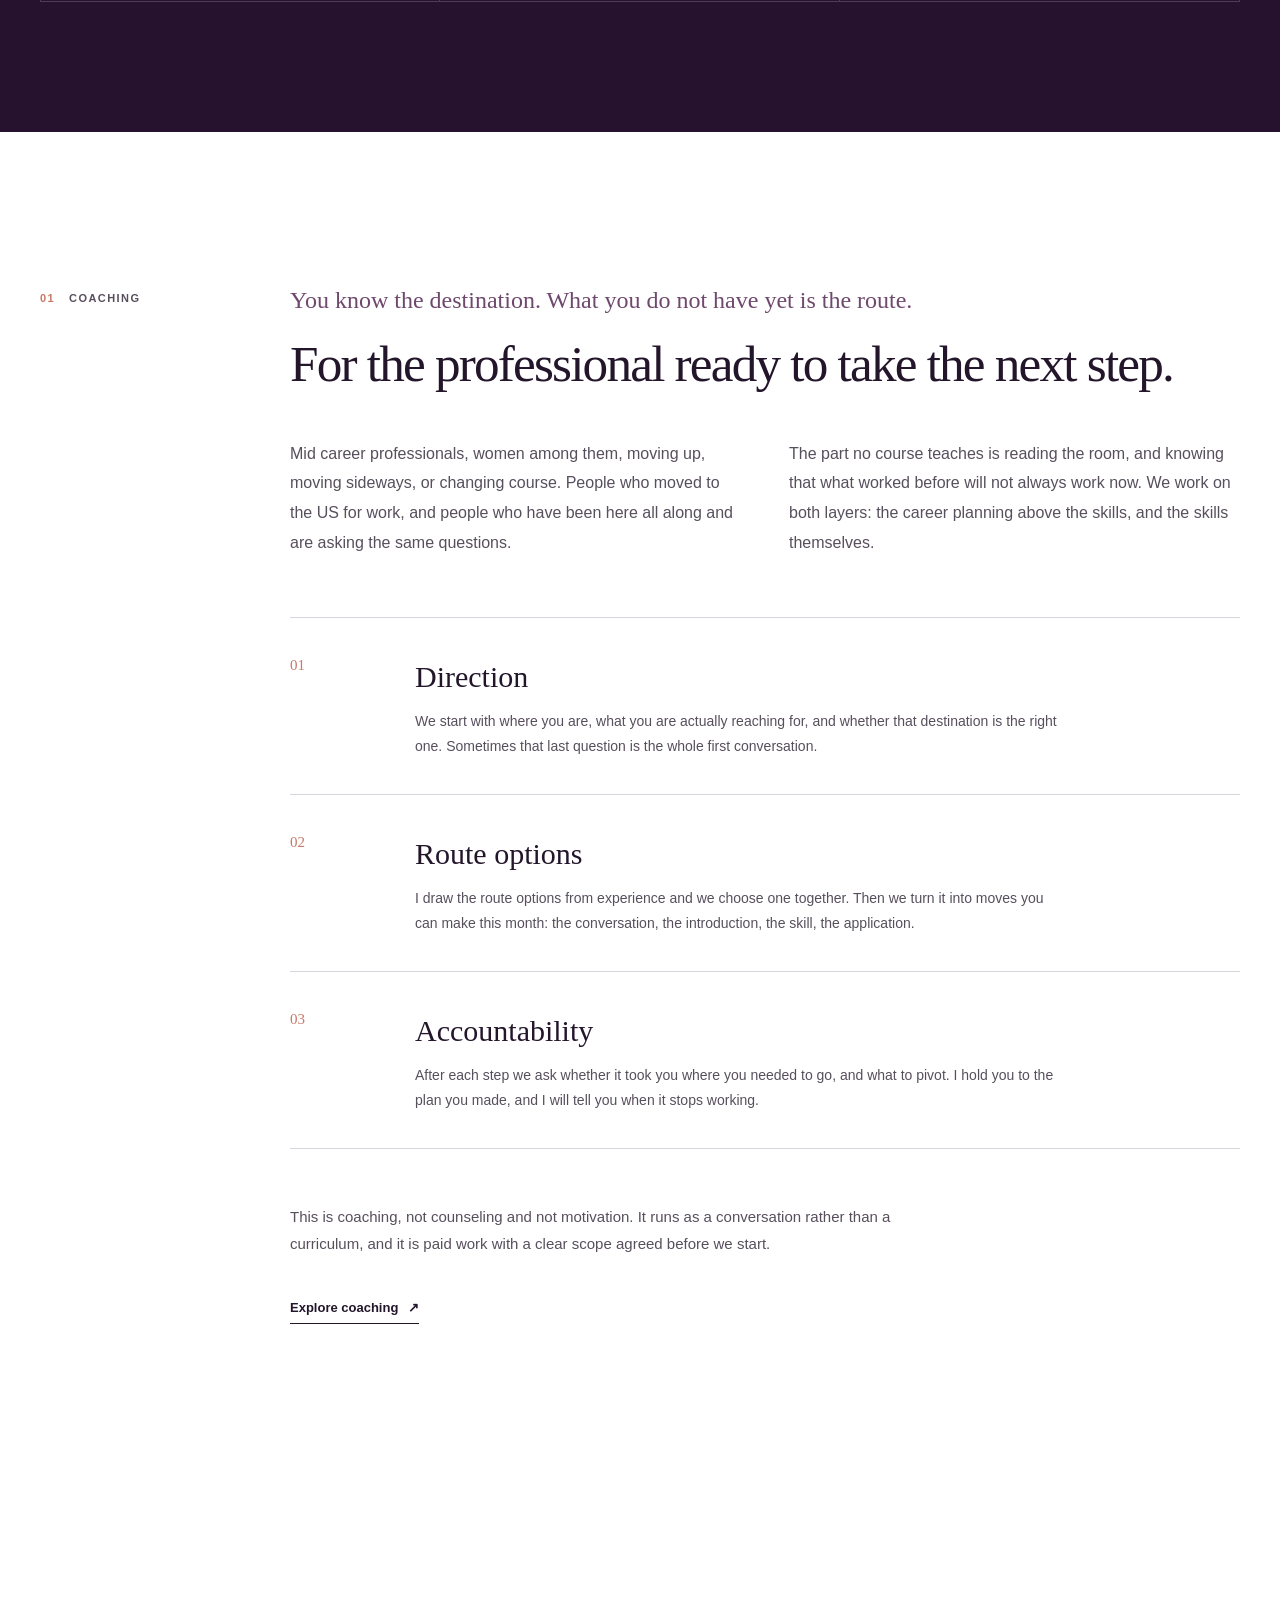
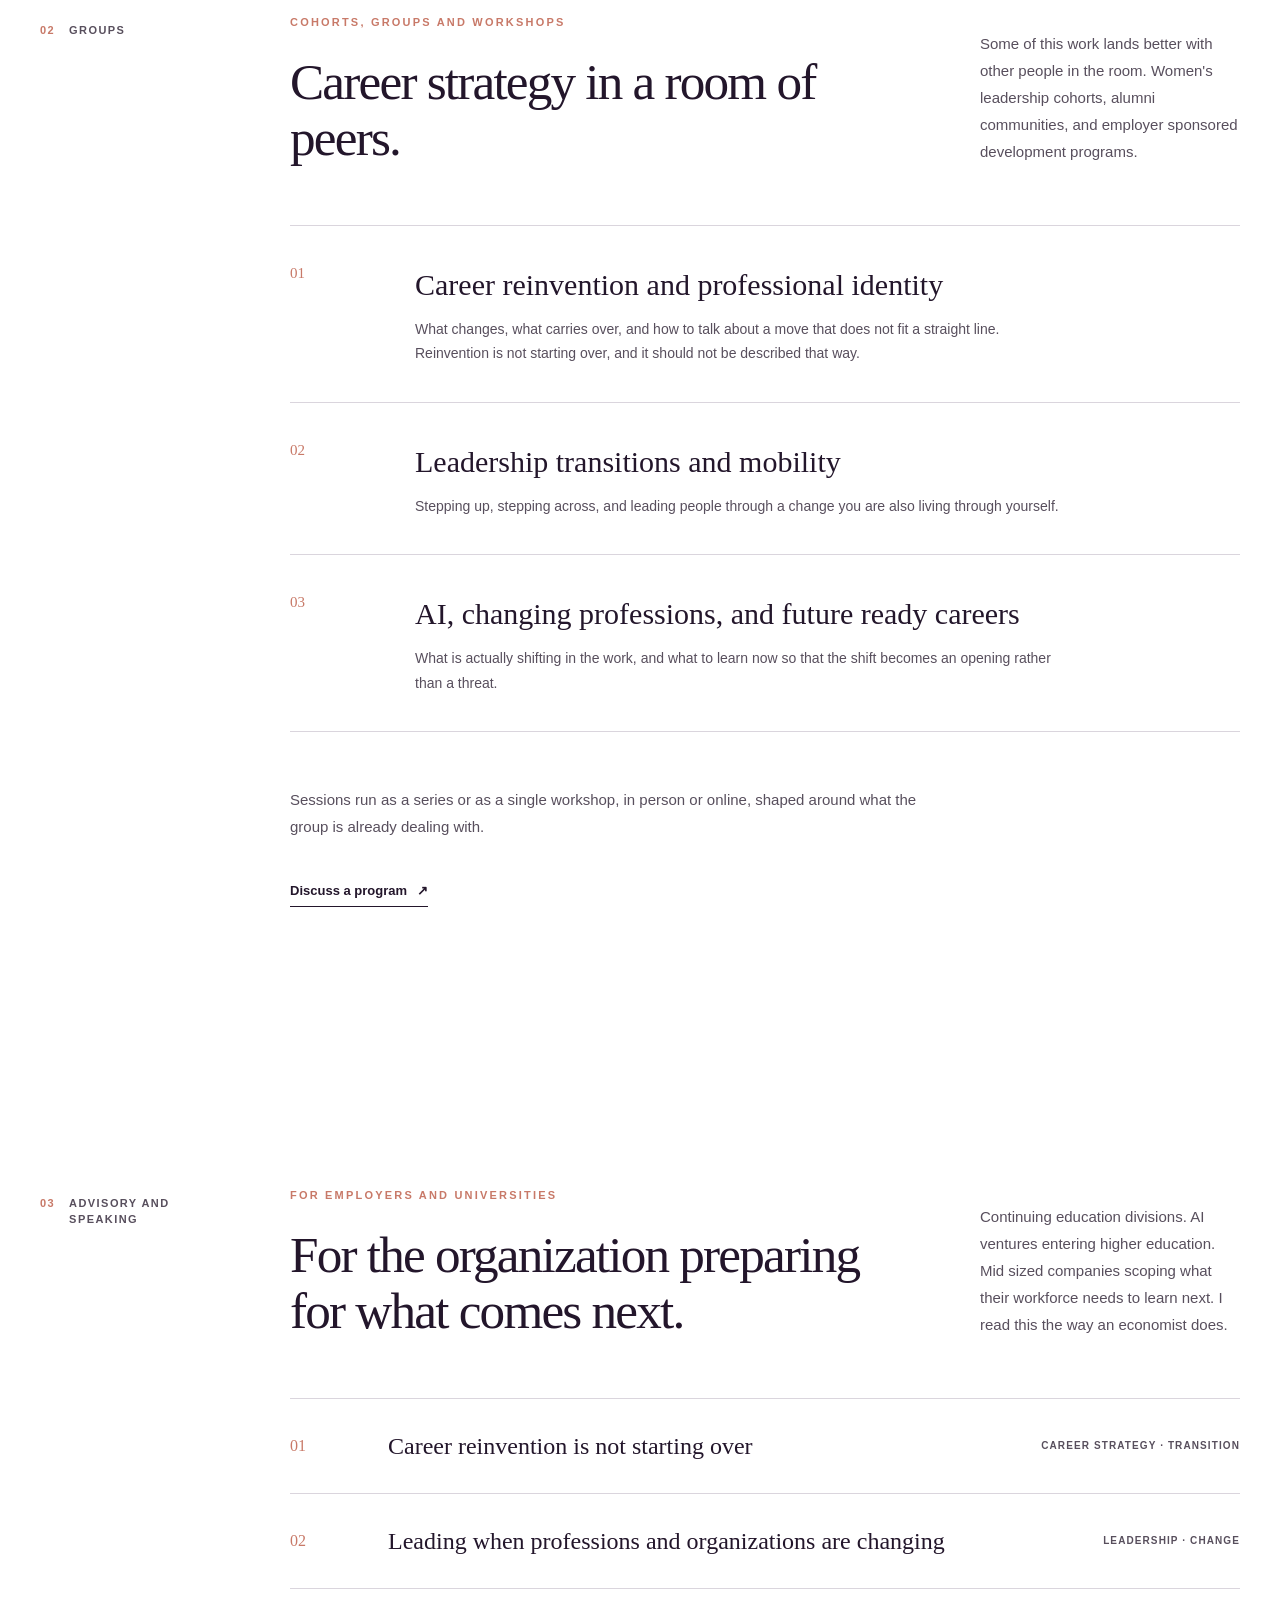
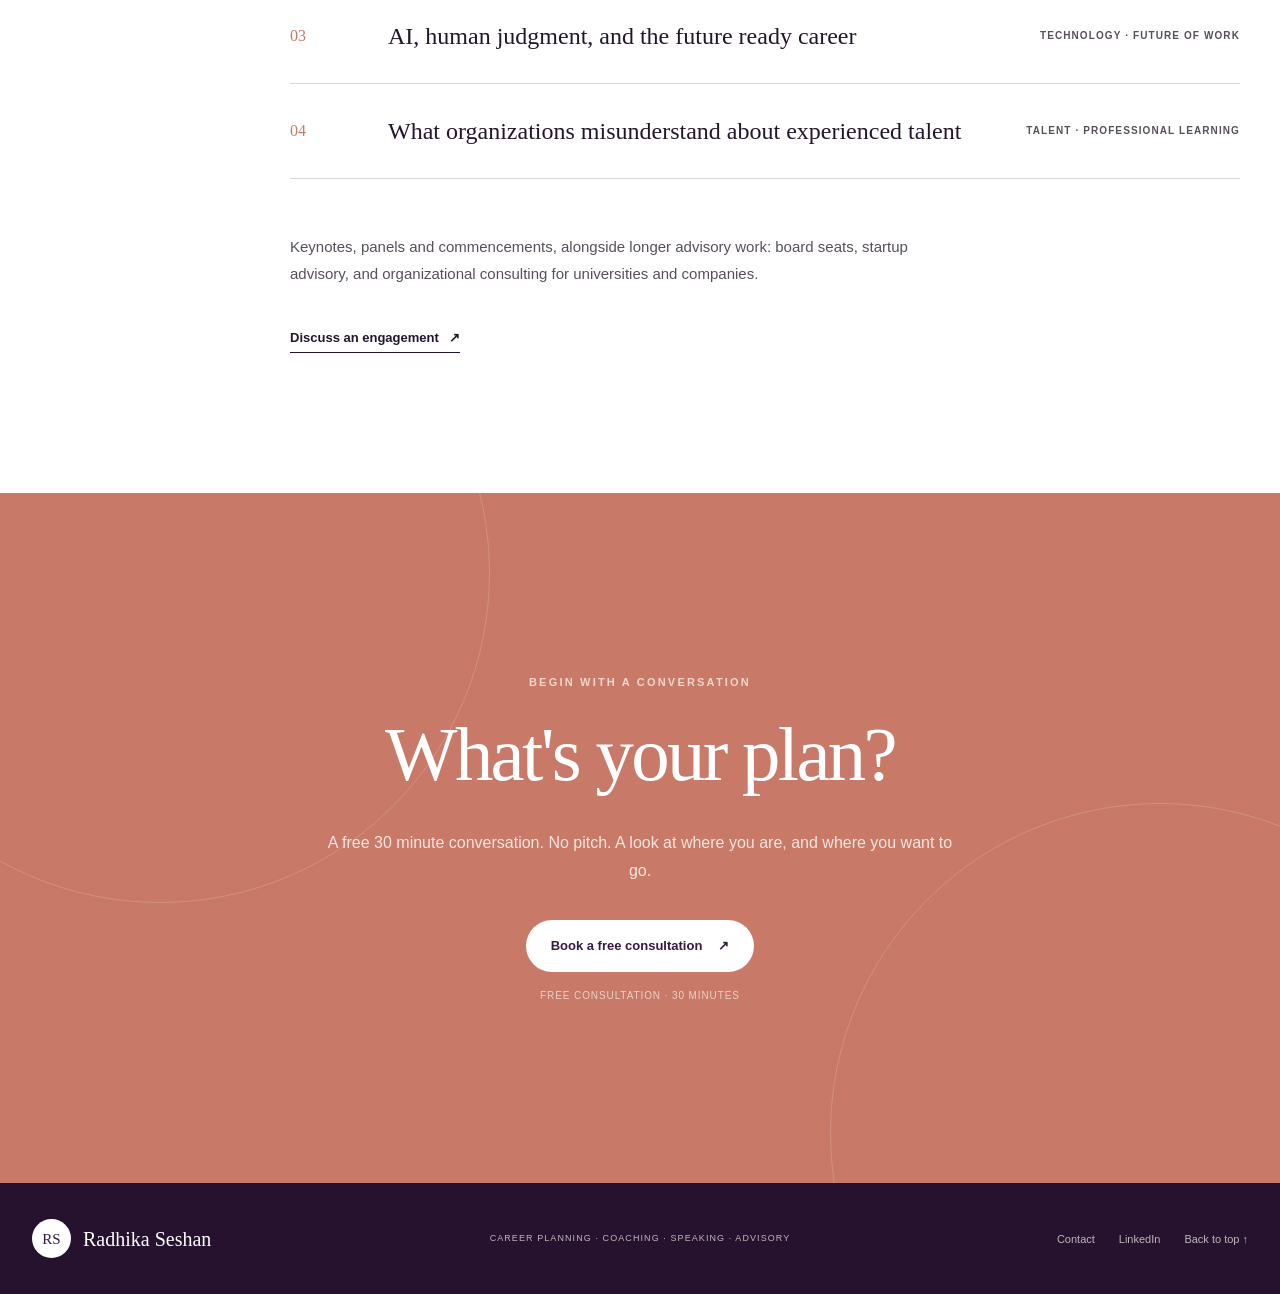
<file: concept-1/offerings.html>
<!DOCTYPE html>
<html lang="en">
<head>
<meta charset="utf-8"/>
<meta name="viewport" content="width=device-width, initial-scale=1"/>
<link rel="stylesheet" href="assets/index-CevfxaK9.css"/>
<link rel="stylesheet" href="assets/pages.css"/>
<title>Offerings | Radhika Seshan</title>
<meta name="description" content="Career planning for individuals, guided strategy for groups, and advisory and speaking for organizations preparing their people for change."/>
<link rel="shortcut icon" href="favicon.svg"/>
<link rel="icon" href="favicon.svg"/>
</head>
<body class="antialiased">
<main id="top">

<header class="site-header">
  <a class="brand" href="index.html" aria-label="Radhika Seshan home"><span class="brand-mark">RS</span><span class="brand-name">Radhika Seshan</span></a>
  <nav class="desktop-nav" aria-label="Main navigation">
    <a href="offerings.html" aria-current="page">Offerings</a>
    <a href="about.html">About</a>
    <a href="writing.html">Writing</a>
    <a href="contact.html">Contact</a>
  </nav>
  <a class="header-cta" href="contact.html">Start a conversation</a>
</header>

<nav class="mobile-nav" aria-label="Main navigation, compact">
  <a href="offerings.html" aria-current="page">Offerings</a>
  <a href="about.html">About</a>
  <a href="writing.html">Writing</a>
  <a href="contact.html">Contact</a>
</nav>

<section class="page-hero section-shell">
  <p class="eyebrow">Offerings</p>
  <h1>Different moments call for different kinds of guidance.</h1>
  <p>Whether the question is one consequential decision, a group working through the same change together, or a whole organization preparing for what comes next, the work starts with clarity and ends with action.</p>
  <div class="hero-actions">
    <a class="button button-primary" href="contact.html">Book a free consultation <span aria-hidden="true">&#8599;</span></a>
    <a class="text-link" href="#coaching">See the three ways <span aria-hidden="true">&#8595;</span></a>
  </div>
</section>

<section class="services">
  <div class="section-shell">
    <div class="section-heading light-heading">
      <div>
        <p class="eyebrow">Three ways in</p>
        <h2>Start where you actually are.</h2>
      </div>
      <p>Most people know which of these they need before they finish reading it. If you are between two, say so and we will work it out on the call.</p>
    </div>
    <div class="service-grid">
      <article class="service-card">
        <div class="card-topline"><span>01</span><p>For experienced professionals</p></div>
        <h3>Individual career strategy</h3>
        <p class="service-copy">One to one work for mid career professionals ready to take the next step. Moving up, moving sideways, or changing course.</p>
        <ul>
          <li>Direction and tradeoffs</li>
          <li>Route options, chosen together</li>
          <li>Accountability after each step</li>
        </ul>
        <a href="#coaching">Read more <span aria-hidden="true">&#8595;</span></a>
      </article>
      <article class="service-card">
        <div class="card-topline"><span>02</span><p>For communities and teams</p></div>
        <h3>Cohorts, groups and workshops</h3>
        <p class="service-copy">Guided career strategy with other people in the room. Women's leadership cohorts, alumni communities, and employer sponsored programs.</p>
        <ul>
          <li>Career reinvention and identity</li>
          <li>Leadership transitions</li>
          <li>Future ready careers</li>
        </ul>
        <a href="#groups">Read more <span aria-hidden="true">&#8595;</span></a>
      </article>
      <article class="service-card">
        <div class="card-topline"><span>03</span><p>For employers and universities</p></div>
        <h3>Advisory and speaking</h3>
        <p class="service-copy">Continuing education divisions, AI ventures entering higher education, and companies scoping what their workforce needs to learn next.</p>
        <ul>
          <li>Where the strain will show</li>
          <li>Where the opening is</li>
          <li>What to do now to be ready</li>
        </ul>
        <a href="#advisory">Read more <span aria-hidden="true">&#8595;</span></a>
      </article>
    </div>
  </div>
</section>

<section class="story section-shell" id="coaching">
  <div class="section-label"><span>01</span><p>Coaching</p></div>
  <div class="story-content">
    <p class="kicker">You know the destination. What you do not have yet is the route.</p>
    <h2>For the professional ready to take the next step.</h2>
    <div class="story-columns">
      <p>Mid career professionals, women among them, moving up, moving sideways, or changing course. People who moved to the US for work, and people who have been here all along and are asking the same questions.</p>
      <p>The part no course teaches is reading the room, and knowing that what worked before will not always work now. We work on both layers: the career planning above the skills, and the skills themselves.</p>
    </div>
    <div class="method-list" style="margin-top:60px">
      <article><span>01</span><div>
        <h3>Direction</h3>
        <p>We start with where you are, what you are actually reaching for, and whether that destination is the right one. Sometimes that last question is the whole first conversation.</p>
      </div></article>
      <article><span>02</span><div>
        <h3>Route options</h3>
        <p>I draw the route options from experience and we choose one together. Then we turn it into moves you can make this month: the conversation, the introduction, the skill, the application.</p>
      </div></article>
      <article><span>03</span><div>
        <h3>Accountability</h3>
        <p>After each step we ask whether it took you where you needed to go, and what to pivot. I hold you to the plan you made, and I will tell you when it stops working.</p>
      </div></article>
    </div>
    <p class="section-note">This is coaching, not counseling and not motivation. It runs as a conversation rather than a curriculum, and it is paid work with a clear scope agreed before we start.</p>
    <div class="section-cta"><a class="text-link" href="contact.html">Explore coaching <span aria-hidden="true">&#8599;</span></a></div>
  </div>
</section>

<section class="approach section-shell" id="groups">
  <div class="section-label"><span>02</span><p>Groups</p></div>
  <div class="approach-content">
    <div class="section-heading">
      <div>
        <p class="eyebrow">Cohorts, groups and workshops</p>
        <h2>Career strategy in a room of peers.</h2>
      </div>
      <p>Some of this work lands better with other people in the room. Women's leadership cohorts, alumni communities, and employer sponsored development programs.</p>
    </div>
    <div class="method-list">
      <article><span>01</span><div>
        <h3>Career reinvention and professional identity</h3>
        <p>What changes, what carries over, and how to talk about a move that does not fit a straight line. Reinvention is not starting over, and it should not be described that way.</p>
      </div></article>
      <article><span>02</span><div>
        <h3>Leadership transitions and mobility</h3>
        <p>Stepping up, stepping across, and leading people through a change you are also living through yourself.</p>
      </div></article>
      <article><span>03</span><div>
        <h3>AI, changing professions, and future ready careers</h3>
        <p>What is actually shifting in the work, and what to learn now so that the shift becomes an opening rather than a threat.</p>
      </div></article>
    </div>
    <p class="section-note">Sessions run as a series or as a single workshop, in person or online, shaped around what the group is already dealing with.</p>
    <div class="section-cta"><a class="text-link" href="contact.html">Discuss a program <span aria-hidden="true">&#8599;</span></a></div>
  </div>
</section>

<section class="topics section-shell" id="advisory">
  <div class="section-label"><span>03</span><p>Advisory and speaking</p></div>
  <div class="topics-content">
    <div class="section-heading">
      <div>
        <p class="eyebrow">For employers and universities</p>
        <h2>For the organization preparing for what comes next.</h2>
      </div>
      <p>Continuing education divisions. AI ventures entering higher education. Mid sized companies scoping what their workforce needs to learn next. I read this the way an economist does.</p>
    </div>
    <div class="topic-list">
      <article><span>01</span><h3>Career reinvention is not starting over</h3><p>Career strategy &middot; Transition</p></article>
      <article><span>02</span><h3>Leading when professions and organizations are changing</h3><p>Leadership &middot; Change</p></article>
      <article><span>03</span><h3>AI, human judgment, and the future ready career</h3><p>Technology &middot; Future of work</p></article>
      <article><span>04</span><h3>What organizations misunderstand about experienced talent</h3><p>Talent &middot; Professional learning</p></article>
    </div>
    <p class="section-note">Keynotes, panels and commencements, alongside longer advisory work: board seats, startup advisory, and organizational consulting for universities and companies.</p>
    <div class="section-cta"><a class="text-link" href="contact.html">Discuss an engagement <span aria-hidden="true">&#8599;</span></a></div>
  </div>
</section>

<section class="contact">
  <div class="contact-orbit orbit-one" aria-hidden="true"></div>
  <div class="contact-orbit orbit-two" aria-hidden="true"></div>
  <div class="contact-content">
    <p class="eyebrow">Begin with a conversation</p>
    <h2>What's your plan?</h2>
    <p>A free 30 minute conversation. No pitch. A look at where you are, and where you want to go.</p>
    <a class="button button-light" href="contact.html">Book a free consultation <span aria-hidden="true">&#8599;</span></a>
    <span class="contact-note">Free consultation &middot; 30 minutes</span>
  </div>
</section>

<footer>
  <a class="brand footer-brand" href="index.html"><span class="brand-mark">RS</span><span class="brand-name">Radhika Seshan</span></a>
  <p>Career planning &middot; Coaching &middot; Speaking &middot; Advisory</p>
  <div>
    <a href="contact.html">Contact</a>
    <a href="https://www.linkedin.com/in/seshanr">LinkedIn</a>
    <a href="#top">Back to top &#8593;</a>
  </div>
</footer>

</main>
</body>
</html>
</file>
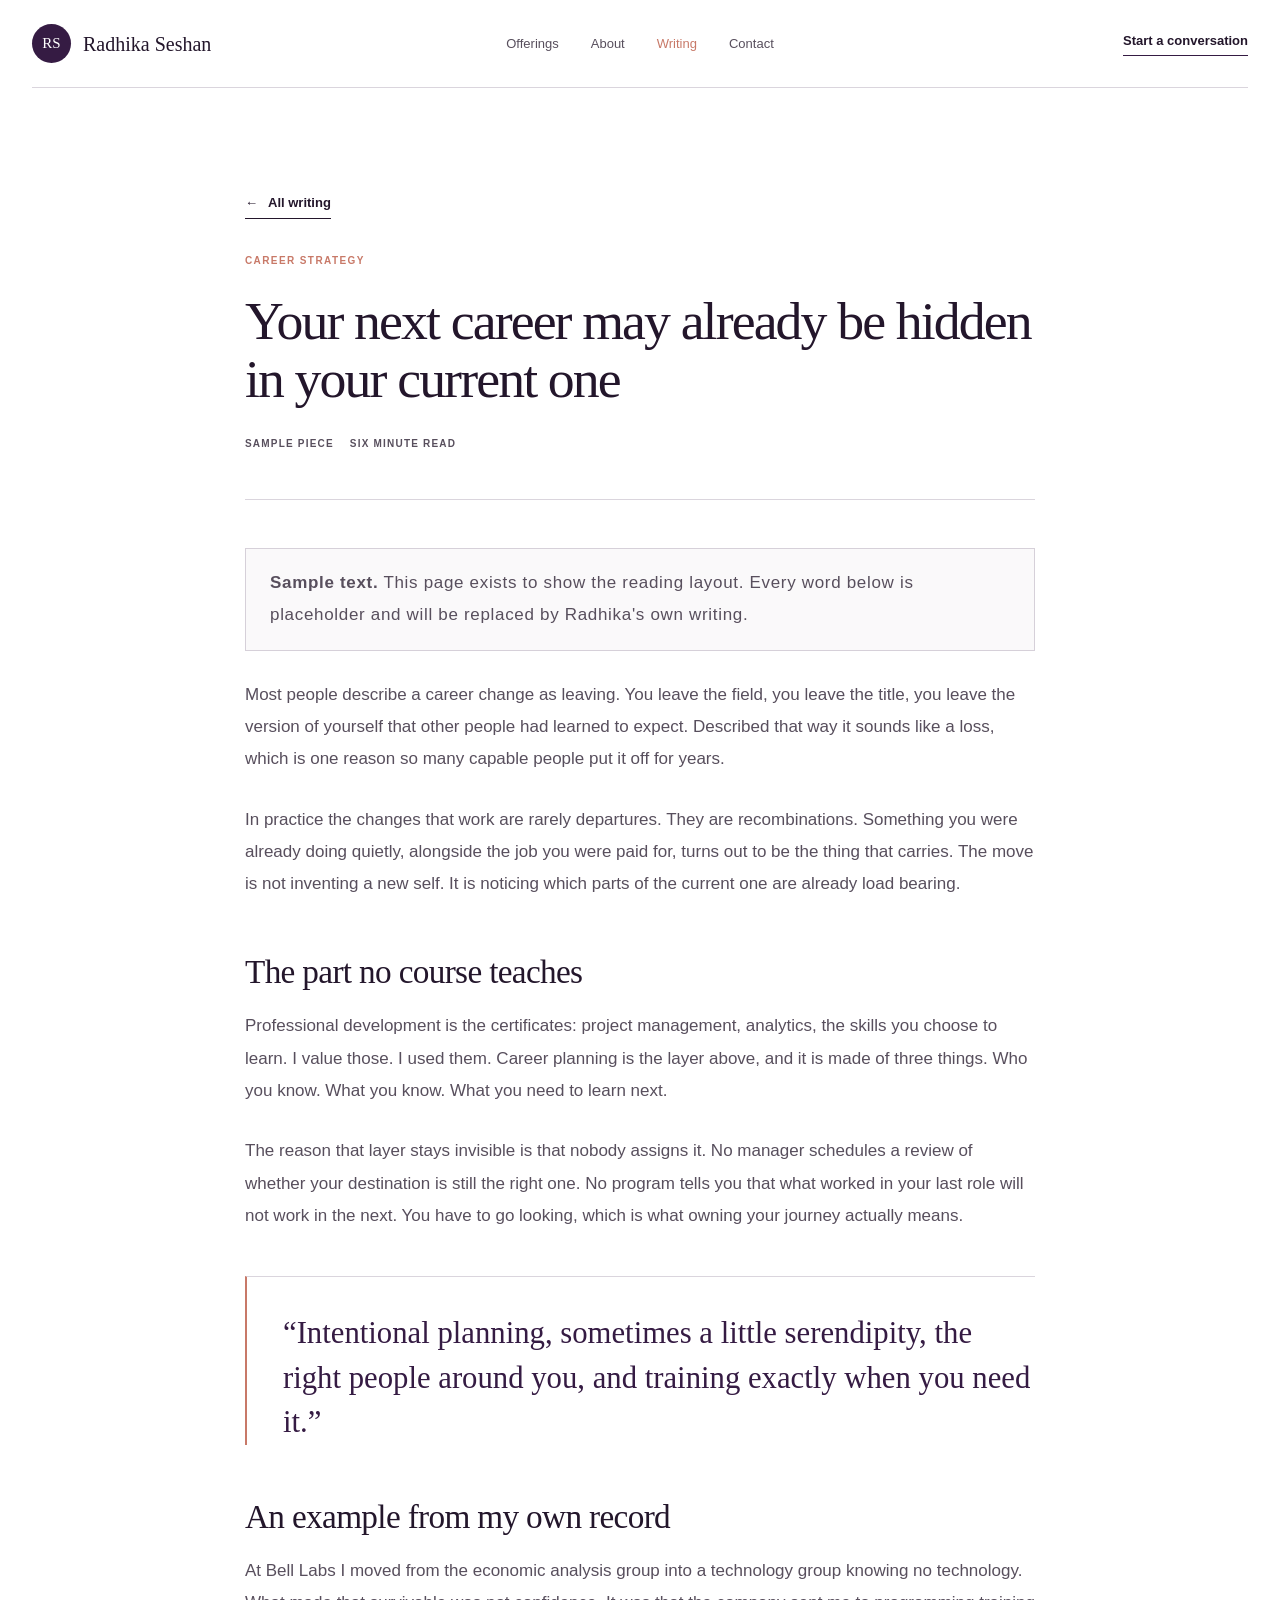
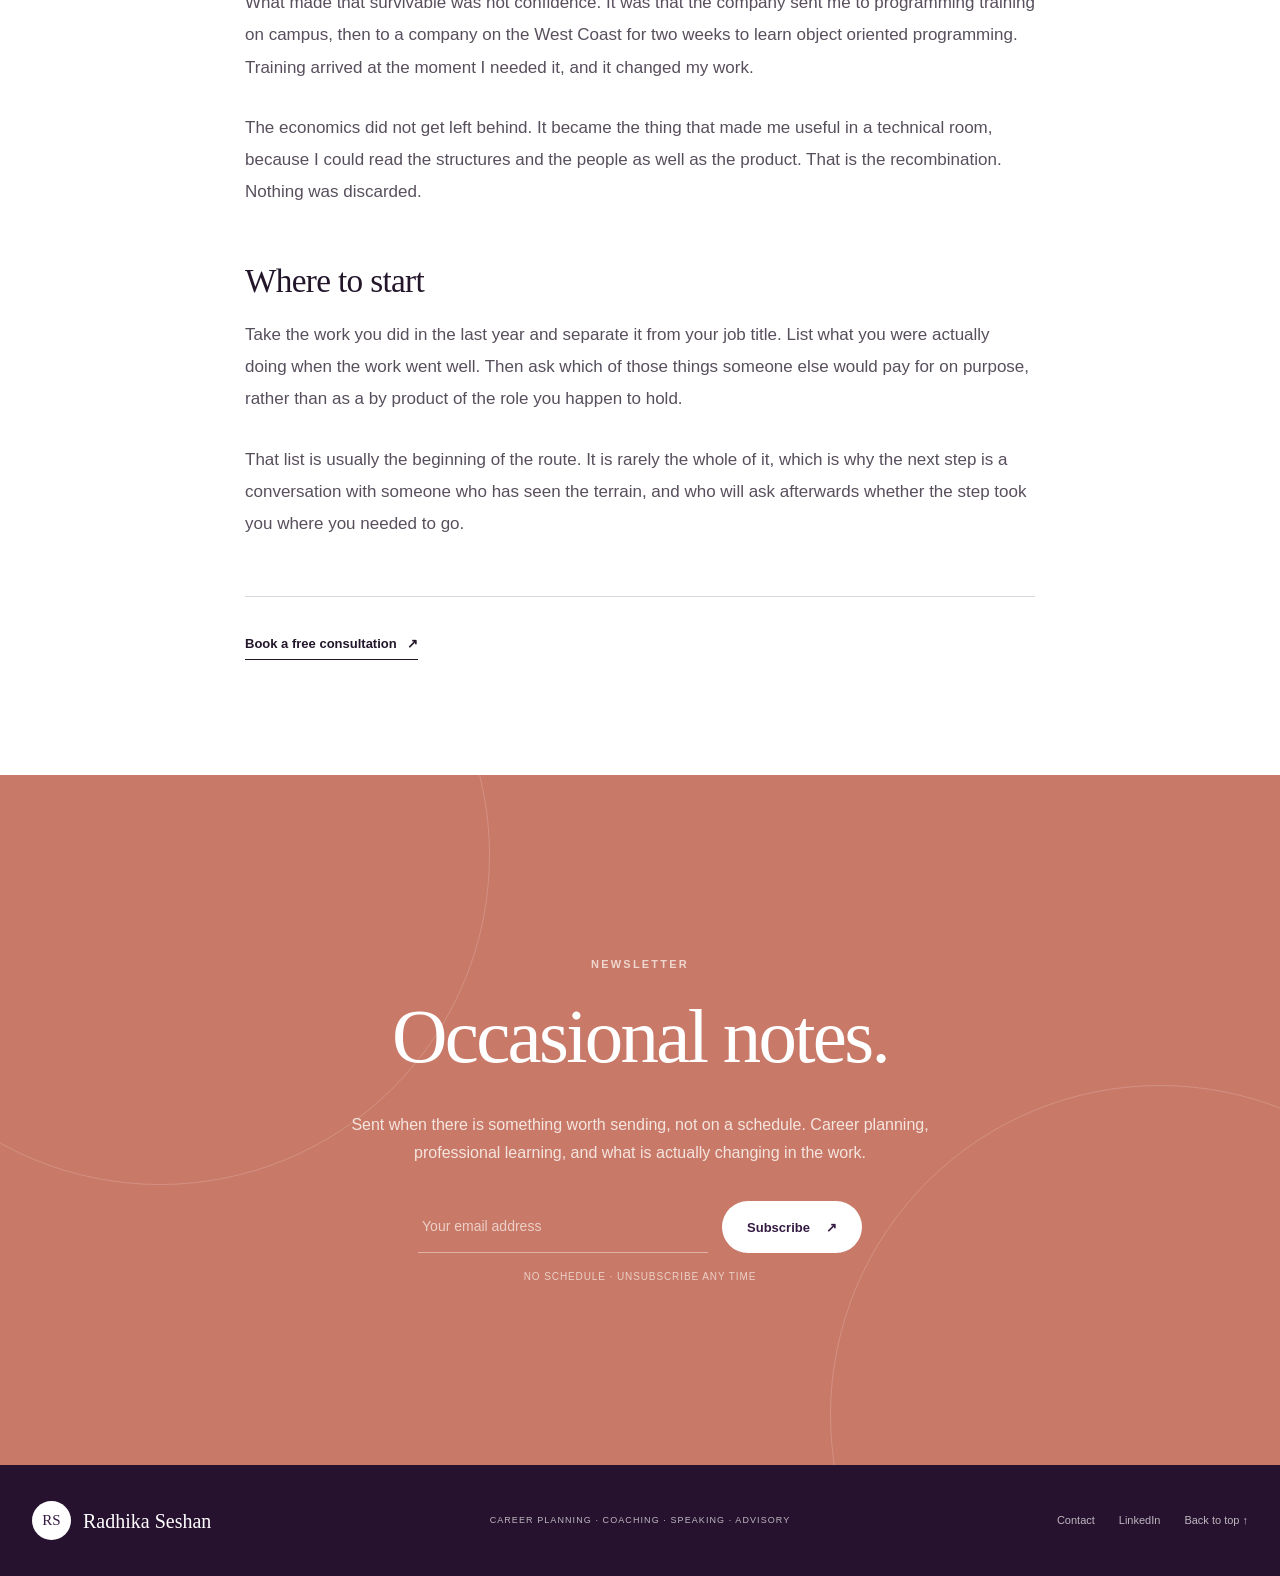
<file: concept-1/writing-post.html>
<!DOCTYPE html>
<html lang="en">
<head>
<meta charset="utf-8"/>
<meta name="viewport" content="width=device-width, initial-scale=1"/>
<link rel="stylesheet" href="assets/index-CevfxaK9.css"/>
<link rel="stylesheet" href="assets/pages.css"/>
<title>Your next career may already be hidden in your current one | Radhika Seshan</title>
<meta name="description" content="Sample article layout for the writing section."/>
<link rel="shortcut icon" href="favicon.svg"/>
<link rel="icon" href="favicon.svg"/>
</head>
<body class="antialiased">
<main id="top">

<header class="site-header">
  <a class="brand" href="index.html" aria-label="Radhika Seshan home"><span class="brand-mark">RS</span><span class="brand-name">Radhika Seshan</span></a>
  <nav class="desktop-nav" aria-label="Main navigation">
    <a href="offerings.html">Offerings</a>
    <a href="about.html">About</a>
    <a href="writing.html" aria-current="page">Writing</a>
    <a href="contact.html">Contact</a>
  </nav>
  <a class="header-cta" href="contact.html">Start a conversation</a>
</header>

<nav class="mobile-nav" aria-label="Main navigation, compact">
  <a href="offerings.html">Offerings</a>
  <a href="about.html">About</a>
  <a href="writing.html" aria-current="page">Writing</a>
  <a href="contact.html">Contact</a>
</nav>

<article class="article section-shell">
  <a class="text-link" href="writing.html"><span aria-hidden="true">&#8592;</span> All writing</a>
  <p class="post-cat" style="margin-top:34px">Career strategy</p>
  <h1>Your next career may already be hidden in your current one</h1>
  <div class="article-meta"><span>Sample piece</span><span>Six minute read</span></div>
  <div class="article-body">
    <p class="sample-note"><strong>Sample text.</strong> This page exists to show the reading layout. Every word below is placeholder and will be replaced by Radhika's own writing.</p>
    <p>Most people describe a career change as leaving. You leave the field, you leave the title, you leave the version of yourself that other people had learned to expect. Described that way it sounds like a loss, which is one reason so many capable people put it off for years.</p>
    <p>In practice the changes that work are rarely departures. They are recombinations. Something you were already doing quietly, alongside the job you were paid for, turns out to be the thing that carries. The move is not inventing a new self. It is noticing which parts of the current one are already load bearing.</p>
    <h2>The part no course teaches</h2>
    <p>Professional development is the certificates: project management, analytics, the skills you choose to learn. I value those. I used them. Career planning is the layer above, and it is made of three things. Who you know. What you know. What you need to learn next.</p>
    <p>The reason that layer stays invisible is that nobody assigns it. No manager schedules a review of whether your destination is still the right one. No program tells you that what worked in your last role will not work in the next. You have to go looking, which is what owning your journey actually means.</p>
    <blockquote>&ldquo;Intentional planning, sometimes a little serendipity, the right people around you, and training exactly when you need it.&rdquo;</blockquote>
    <h2>An example from my own record</h2>
    <p>At Bell Labs I moved from the economic analysis group into a technology group knowing no technology. What made that survivable was not confidence. It was that the company sent me to programming training on campus, then to a company on the West Coast for two weeks to learn object oriented programming. Training arrived at the moment I needed it, and it changed my work.</p>
    <p>The economics did not get left behind. It became the thing that made me useful in a technical room, because I could read the structures and the people as well as the product. That is the recombination. Nothing was discarded.</p>
    <h2>Where to start</h2>
    <p>Take the work you did in the last year and separate it from your job title. List what you were actually doing when the work went well. Then ask which of those things someone else would pay for on purpose, rather than as a by product of the role you happen to hold.</p>
    <p>That list is usually the beginning of the route. It is rarely the whole of it, which is why the next step is a conversation with someone who has seen the terrain, and who will ask afterwards whether the step took you where you needed to go.</p>
  </div>
  <div class="article-foot">
    <a class="text-link" href="contact.html">Book a free consultation <span aria-hidden="true">&#8599;</span></a>
  </div>
</article>

<section class="contact">
  <div class="contact-orbit orbit-one" aria-hidden="true"></div>
  <div class="contact-orbit orbit-two" aria-hidden="true"></div>
  <div class="contact-content">
    <p class="eyebrow">Newsletter</p>
    <h2>Occasional notes.</h2>
    <p>Sent when there is something worth sending, not on a schedule. Career planning, professional learning, and what is actually changing in the work.</p>
    <form class="newsletter-form" action="#" method="post">
      <input type="email" name="email" placeholder="Your email address" aria-label="Your email address"/>
      <button class="button button-light" type="submit" style="margin-top:0">Subscribe <span aria-hidden="true">&#8599;</span></button>
    </form>
    <span class="contact-note">No schedule &middot; Unsubscribe any time</span>
  </div>
</section>

<footer>
  <a class="brand footer-brand" href="index.html"><span class="brand-mark">RS</span><span class="brand-name">Radhika Seshan</span></a>
  <p>Career planning &middot; Coaching &middot; Speaking &middot; Advisory</p>
  <div>
    <a href="contact.html">Contact</a>
    <a href="https://www.linkedin.com/in/seshanr">LinkedIn</a>
    <a href="#top">Back to top &#8593;</a>
  </div>
</footer>

</main>
</body>
</html>
</file>
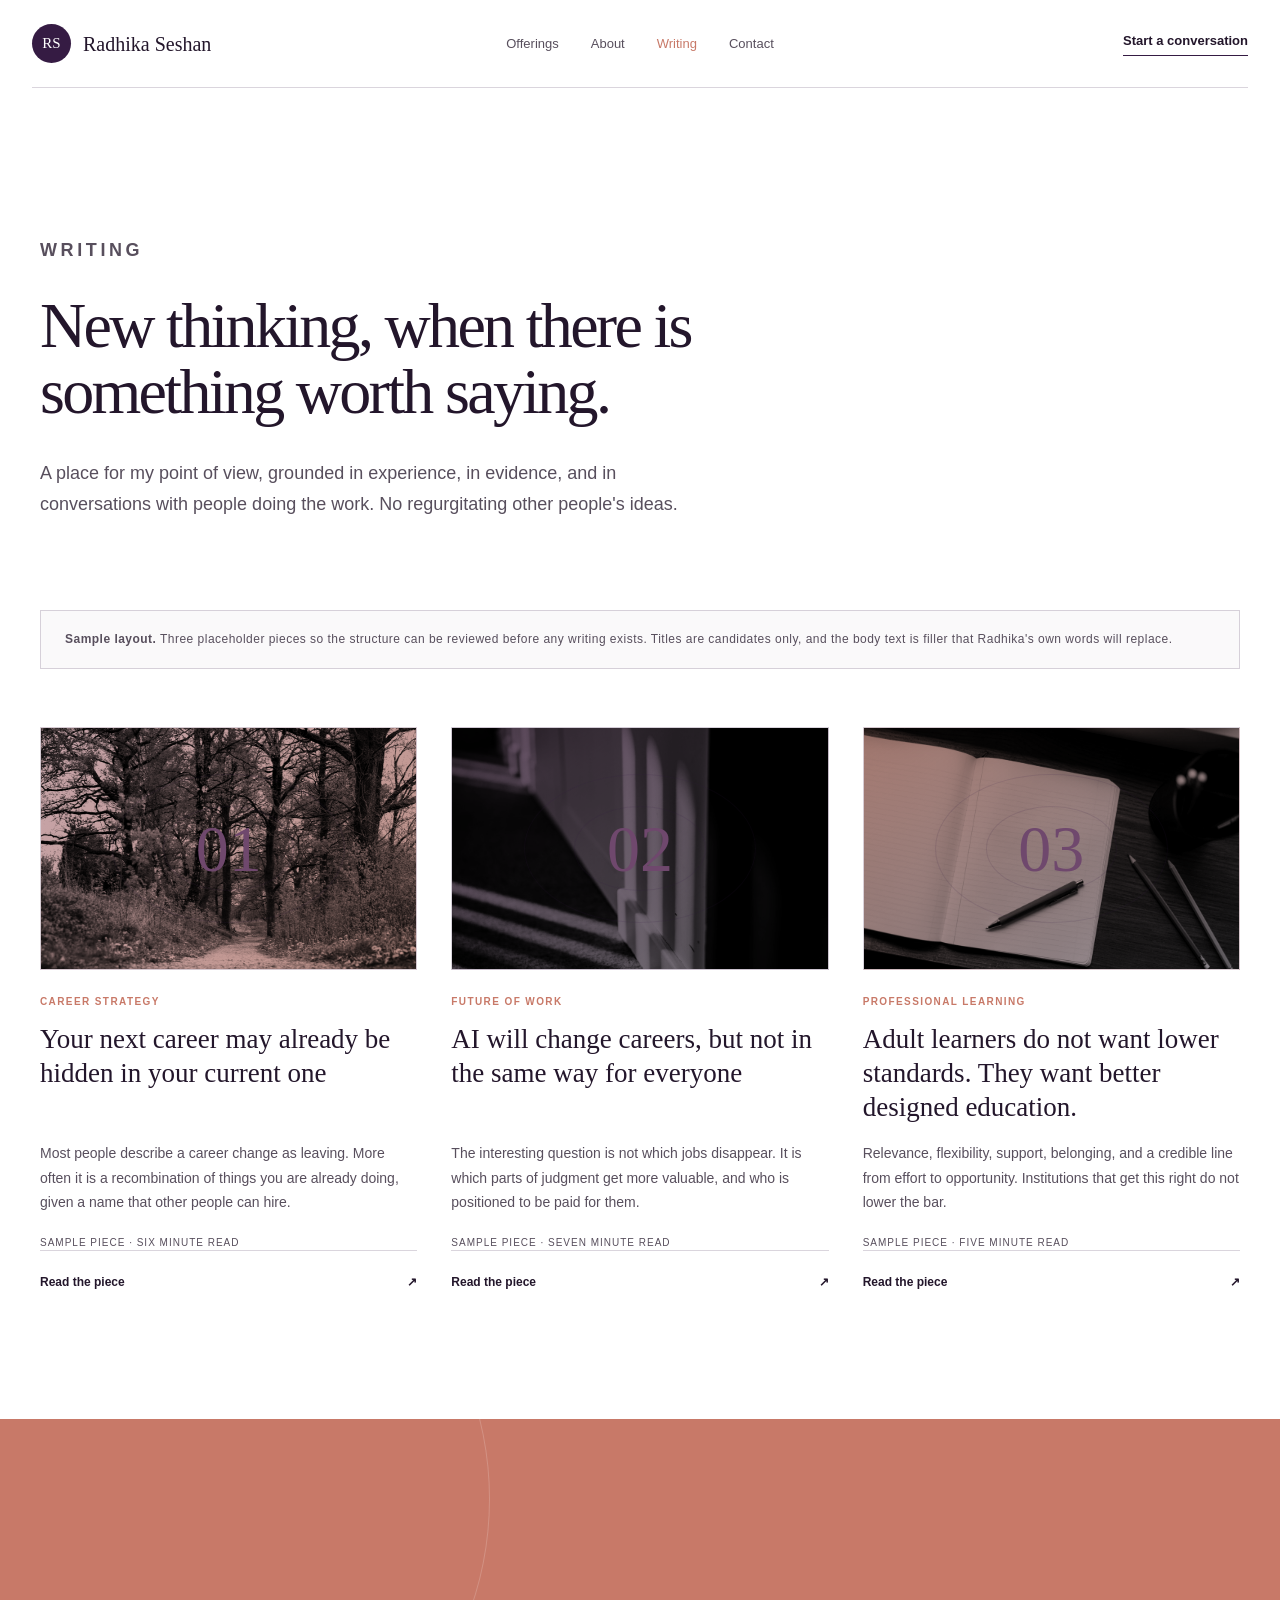
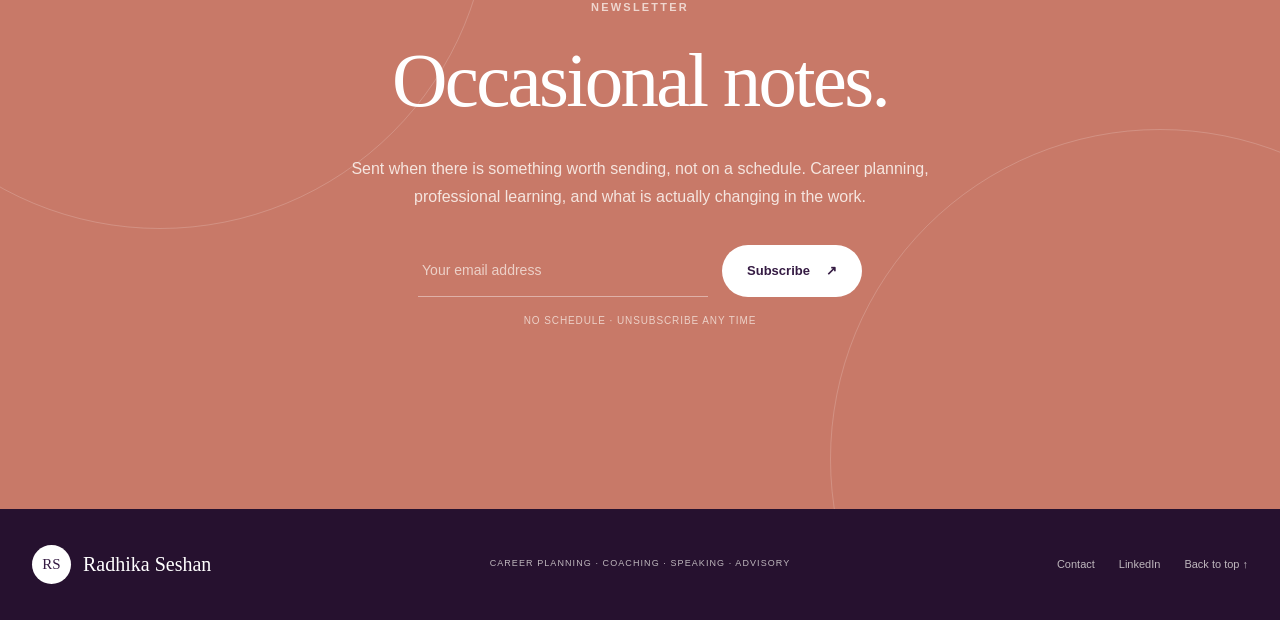
<file: concept-1/writing.html>
<!DOCTYPE html>
<html lang="en">
<head>
<meta charset="utf-8"/>
<meta name="viewport" content="width=device-width, initial-scale=1"/>
<link rel="stylesheet" href="assets/index-CevfxaK9.css"/>
<link rel="stylesheet" href="assets/pages.css"/>
<title>Writing | Radhika Seshan</title>
<meta name="description" content="New thinking on career planning, professional learning and the future of work, written when there is something worth saying."/>
<link rel="shortcut icon" href="favicon.svg"/>
<link rel="icon" href="favicon.svg"/>
</head>
<body class="antialiased">
<main id="top">

<header class="site-header">
  <a class="brand" href="index.html" aria-label="Radhika Seshan home"><span class="brand-mark">RS</span><span class="brand-name">Radhika Seshan</span></a>
  <nav class="desktop-nav" aria-label="Main navigation">
    <a href="offerings.html">Offerings</a>
    <a href="about.html">About</a>
    <a href="writing.html" aria-current="page">Writing</a>
    <a href="contact.html">Contact</a>
  </nav>
  <a class="header-cta" href="contact.html">Start a conversation</a>
</header>

<nav class="mobile-nav" aria-label="Main navigation, compact">
  <a href="offerings.html">Offerings</a>
  <a href="about.html">About</a>
  <a href="writing.html" aria-current="page">Writing</a>
  <a href="contact.html">Contact</a>
</nav>

<section class="page-hero section-shell">
  <p class="eyebrow">Writing</p>
  <h1>New thinking, when there is something worth saying.</h1>
  <p>A place for my point of view, grounded in experience, in evidence, and in conversations with people doing the work. No regurgitating other people's ideas.</p>
</section>

<section class="section-shell">
  <p class="sample-note"><strong>Sample layout.</strong> Three placeholder pieces so the structure can be reviewed before any writing exists. Titles are candidates only, and the body text is filler that Radhika's own words will replace.</p>
  <div class="post-grid">
    <article class="post-card">
      <div class="post-art" aria-hidden="true">
        <img src="assets/paws-and-prints-iOV3FV1knag-unsplash.jpg" alt="" loading="lazy" style="object-position:50% 25%"/>
        <div class="art-wash"></div>
        <span>01</span>
      </div>
      <p class="post-cat">Career strategy</p>
      <h3>Your next career may already be hidden in your current one</h3>
      <p class="post-excerpt">Most people describe a career change as leaving. More often it is a recombination of things you are already doing, given a name that other people can hire.</p>
      <p class="post-meta">Sample piece &middot; Six minute read</p>
      <a href="writing-post.html">Read the piece <span aria-hidden="true">&#8599;</span></a>
    </article>
    <article class="post-card">
      <div class="post-art tone-2" aria-hidden="true">
        <img src="assets/phil-hearing-veGG-zxldC8-unsplash.jpg" alt="" loading="lazy" style="object-position:55% 42%"/>
        <div class="art-wash"></div>
        <span>02</span>
      </div>
      <p class="post-cat">Future of work</p>
      <h3>AI will change careers, but not in the same way for everyone</h3>
      <p class="post-excerpt">The interesting question is not which jobs disappear. It is which parts of judgment get more valuable, and who is positioned to be paid for them.</p>
      <p class="post-meta">Sample piece &middot; Seven minute read</p>
      <a href="writing-post.html">Read the piece <span aria-hidden="true">&#8599;</span></a>
    </article>
    <article class="post-card">
      <div class="post-art tone-3" aria-hidden="true">
        <img src="assets/clay-banks-n9AaeihA9HI-unsplash.jpg" alt="" loading="lazy" style="object-position:50% 45%"/>
        <div class="art-wash"></div>
        <span>03</span>
      </div>
      <p class="post-cat">Professional learning</p>
      <h3>Adult learners do not want lower standards. They want better designed education.</h3>
      <p class="post-excerpt">Relevance, flexibility, support, belonging, and a credible line from effort to opportunity. Institutions that get this right do not lower the bar.</p>
      <p class="post-meta">Sample piece &middot; Five minute read</p>
      <a href="writing-post.html">Read the piece <span aria-hidden="true">&#8599;</span></a>
    </article>
  </div>
</section>

<section class="contact">
  <div class="contact-orbit orbit-one" aria-hidden="true"></div>
  <div class="contact-orbit orbit-two" aria-hidden="true"></div>
  <div class="contact-content">
    <p class="eyebrow">Newsletter</p>
    <h2>Occasional notes.</h2>
    <p>Sent when there is something worth sending, not on a schedule. Career planning, professional learning, and what is actually changing in the work.</p>
    <form class="newsletter-form" action="#" method="post">
      <input type="email" name="email" placeholder="Your email address" aria-label="Your email address"/>
      <button class="button button-light" type="submit" style="margin-top:0">Subscribe <span aria-hidden="true">&#8599;</span></button>
    </form>
    <span class="contact-note">No schedule &middot; Unsubscribe any time</span>
  </div>
</section>

<footer>
  <a class="brand footer-brand" href="index.html"><span class="brand-mark">RS</span><span class="brand-name">Radhika Seshan</span></a>
  <p>Career planning &middot; Coaching &middot; Speaking &middot; Advisory</p>
  <div>
    <a href="contact.html">Contact</a>
    <a href="https://www.linkedin.com/in/seshanr">LinkedIn</a>
    <a href="#top">Back to top &#8593;</a>
  </div>
</footer>

</main>
</body>
</html>
</file>
<file: concept-1/assets/pages.css>
/* Page level additions for the inner pages.
   Same tokens, same rhythm, same type as the homepage bundle.
   Loaded after index-CevfxaK9.css so it can also correct locked items. */

/* Radhika, 2026-08-26 call, raised twice: no italics anywhere.
   The homepage bundle still italicises its decorative numerals. Corrected here. */
.method-list article>span,
.experience-number,
.topic-list span,
.perspective-art span{font-style:normal}

.desktop-nav a[aria-current=page]{color:var(--clay)}

/* ---- page hero ---- */
.page-hero{padding-top:clamp(78px,9vw,130px);padding-bottom:clamp(58px,7vw,96px)}
.page-hero .eyebrow{margin-bottom:26px}
.page-hero h1{
  font-family:Georgia,Times New Roman,serif;font-weight:400;
  letter-spacing:-.042em;font-size:clamp(44px,5vw,76px);line-height:1.04;
  margin:0;max-width:900px
}
.page-hero>p{color:var(--ink-soft);max-width:660px;margin:32px 0 0;font-size:18px;line-height:1.75}
.page-hero .hero-actions{margin-top:38px}

.hero-compact{min-height:auto;padding-top:clamp(58px,7vw,92px);padding-bottom:clamp(58px,7vw,92px)}
.hero-compact h1{font-size:clamp(42px,4.4vw,64px)}

/* ---- chapters (About) ---- */
.chapter{padding-top:clamp(78px,8vw,112px);padding-bottom:clamp(78px,8vw,112px)}
.chapter+.chapter{border-top:1px solid var(--line)}

.section-note{color:var(--ink-soft);max-width:660px;margin:54px 0 0;font-size:15px;line-height:1.8}
.section-cta{margin-top:38px}

/* ---- short bio block (About) ---- */
.bio-card{border:1px solid var(--line);background:#faf9fa;padding:48px}
.bio-card span{color:var(--clay);letter-spacing:.14em;text-transform:uppercase;font-size:10px;font-weight:700}
.bio-card p{color:var(--ink-soft);margin:22px 0 0;font-family:Georgia,Times New Roman,serif;font-size:23px;line-height:1.55}
.bio-card small{color:var(--ink-soft);letter-spacing:.1em;text-transform:uppercase;margin-top:18px;font-size:10px;display:block}

/* ---- contact page ---- */
.contact-page{
  display:grid;grid-template-columns:minmax(0,1.15fr) minmax(270px,.85fr);
  gap:clamp(46px,6vw,96px);align-items:start;
  padding-top:8px;padding-bottom:clamp(88px,10vw,140px)
}
.form-grid{display:grid;gap:28px;border-top:1px solid var(--line);padding-top:42px}
.field{display:grid;gap:10px}
.field label{color:var(--ink-soft);letter-spacing:.13em;text-transform:uppercase;font-size:10px;font-weight:700}
.field input,.field select,.field textarea{
  font-family:inherit;font-size:15px;color:var(--ink);background:#faf9fa;
  border:1px solid var(--line);border-radius:0;
  padding:14px 16px;width:100%;outline:none
}
.field textarea{min-height:130px;resize:vertical}
.field input:focus,.field select:focus,.field textarea:focus{border-color:var(--clay);background:#fff}
.form-grid .button{justify-self:start;margin-top:12px}
.contact-aside{display:grid;gap:38px;border-top:1px solid var(--line);padding-top:42px}
.aside-block h3{
  margin:0 0 13px;color:var(--clay);letter-spacing:.14em;text-transform:uppercase;
  font-family:inherit;font-size:10px;font-weight:700
}
.aside-block p{margin:0;color:var(--ink-soft);font-size:14px;line-height:1.8}
.aside-links{display:grid;gap:13px;justify-items:start}
.aside-links a{border-bottom:1px solid var(--line);padding-bottom:4px;font-size:14px;font-weight:600}
.aside-links a:hover{border-bottom-color:var(--clay);color:var(--clay)}

/* ---- writing index ---- */
.sample-note{
  border:1px solid var(--line);background:#faf9fa;color:var(--ink-soft);
  padding:18px 24px;margin-bottom:58px;font-size:12px;line-height:1.7;letter-spacing:.04em
}
.post-grid{display:grid;grid-template-columns:repeat(3,1fr);gap:34px;padding-bottom:clamp(88px,10vw,140px)}
.post-card{display:flex;flex-direction:column}
.post-art{
  aspect-ratio:1.55;border:1px solid var(--line);display:grid;place-items:center;
  position:relative;overflow:hidden;background:linear-gradient(135deg,#d7a0a833,#c8796812)
}
.post-art:before,.post-art:after{
  content:"";position:absolute;border:1px solid #351b431f;border-radius:50%;width:62%;height:62%
}
.post-art:after{width:35%;height:35%}
.post-art span{z-index:1;font-family:Georgia,Times New Roman,serif;font-size:66px;color:var(--plum)}
.post-art.tone-2{background:linear-gradient(145deg,#6f486d33,#ffffff08)}
.post-art.tone-3{background:linear-gradient(145deg,#c8796840,#ffffff05)}
.post-cat{color:var(--clay);letter-spacing:.14em;text-transform:uppercase;margin:24px 0 14px;font-size:10px;font-weight:700}
.post-card h3{
  font-family:Georgia,Times New Roman,serif;font-weight:400;
  font-size:27px;line-height:1.25;margin:0;min-height:102px
}
.post-excerpt{color:var(--ink-soft);font-size:14px;line-height:1.75;margin:16px 0 0}
.post-meta{color:var(--ink-soft);letter-spacing:.1em;text-transform:uppercase;font-size:10px;margin:20px 0 0}
.post-card>a{
  border-top:1px solid var(--line);justify-content:space-between;
  margin-top:auto;padding-top:22px;font-size:12px;font-weight:700;display:flex
}
.post-card>a:hover{color:var(--clay)}

/* ---- article ---- */
.article{max-width:790px;padding-top:clamp(66px,8vw,108px);padding-bottom:clamp(78px,9vw,120px)}
.article h1{
  font-family:Georgia,Times New Roman,serif;font-weight:400;
  font-size:clamp(38px,4.2vw,58px);line-height:1.08;letter-spacing:-.035em;margin:24px 0 0
}
.article-meta{
  color:var(--ink-soft);letter-spacing:.12em;text-transform:uppercase;
  font-size:10px;font-weight:700;margin:28px 0 0;display:flex;gap:16px;flex-wrap:wrap
}
.article-body{margin-top:48px;border-top:1px solid var(--line);padding-top:48px}
.article-body p{color:var(--ink-soft);font-size:17px;line-height:1.9;margin:0 0 28px}
.article-body h2{font-size:clamp(26px,2.6vw,34px);letter-spacing:-.02em;margin:54px 0 20px}
.article-body blockquote{margin:44px 0 40px}
.article-foot{border-top:1px solid var(--line);margin-top:56px;padding-top:34px}

/* ---- newsletter band ---- */
.newsletter-form{display:flex;flex-wrap:wrap;justify-content:center;gap:14px;margin-top:34px}
.newsletter-form input{
  font-family:inherit;font-size:14px;color:var(--white);background:none;
  border:0;border-bottom:1px solid #ffffff6b;padding:14px 4px;min-width:290px;outline:none
}
.newsletter-form input::placeholder{color:#fffdf9a8}
.newsletter-form input:focus{border-bottom-color:var(--white)}
.newsletter-form .button{margin-top:0}

@media (width<=1050px){
  .post-grid{grid-template-columns:repeat(2,1fr)}
}
@media (width<=760px){
  .page-hero{padding-top:62px;padding-bottom:46px}
  .chapter{padding-top:70px;padding-bottom:70px}
  .contact-page{grid-template-columns:1fr;gap:50px;padding-bottom:80px}
  .post-grid{grid-template-columns:1fr;gap:55px;padding-bottom:80px}
  .post-card h3{min-height:auto}
  .bio-card{padding:34px 28px}
  .newsletter-form input{min-width:0;width:100%}
}

/* ---- mobile navigation ----
   Kumar's build hid the nav below 1050px and offered nothing in its place.
   That was survivable on a single page. With real pages it is not. */
.mobile-nav{display:none}
@media (width<=1050px){
  .mobile-nav{
    display:flex;flex-wrap:wrap;justify-content:center;gap:26px;
    border-bottom:1px solid var(--line);width:min(1400px,100% - 64px);margin:0 auto;
    padding:15px 0 17px;color:var(--ink-soft);font-size:12px
  }
  .mobile-nav a[aria-current=page]{color:var(--clay)}
  .mobile-nav a:hover{color:var(--clay)}
}
@media (width<=760px){
  .mobile-nav{width:min(100% - 40px,620px);gap:18px;font-size:11px}
}

/* ---- perspective / writing card photography ----
   Real photos under the same numeral + gradient wash Kumar's cards already
   used, so the palette and layout he built stay exactly as they were. */
.perspective-art,.post-art{position:relative}
.perspective-art img,.post-art img{
  position:absolute;inset:0;width:100%;height:100%;object-fit:cover;z-index:0;
  filter:grayscale(1) contrast(1.08) brightness(.88);
}
.perspective-art .art-wash,.post-art .art-wash{position:absolute;inset:0;z-index:1;mix-blend-mode:multiply}
.perspective-art:before,.perspective-art:after,.post-art:before,.post-art:after{z-index:2}
.perspective-art span,.post-art span{position:relative;z-index:3}
.perspective-art.art-1 .art-wash,.post-art .art-wash{background:linear-gradient(135deg,#d7a0a8b3,#c87968a8)}
.perspective-art.art-2 .art-wash{background:linear-gradient(145deg,#6f486dcc,#23162b66)}
.perspective-art.art-3 .art-wash{background:linear-gradient(145deg,#c87968b8,#351b4340)}
.post-art.tone-2 .art-wash{background:linear-gradient(145deg,#6f486dcc,#23162b66)}
.post-art.tone-3 .art-wash{background:linear-gradient(145deg,#c87968b8,#351b4340)}

/* ---- signature framework band (homepage) ----
   Concept 2's violet statement band, brought over and rebuilt in this
   concept's aubergine and Georgia. Scoped to .framework on purpose: the
   .method-list rows on Offerings carry different content and stay as built. */
.framework{background:var(--aubergine);color:var(--white);padding:clamp(96px,10vw,150px) 0}
.framework .section-label{color:#fffdf9a3;margin-bottom:clamp(38px,4vw,56px);padding-top:0}
.framework .section-label span{color:var(--rose)}
.framework .section-heading{margin-bottom:0}
.framework h2{color:var(--white)}

.framework-steps{
  margin-top:clamp(54px,6vw,86px);
  display:grid;grid-template-columns:repeat(3,1fr);gap:clamp(30px,4vw,64px)
}
.framework-step{border-top:1px solid #ffffff38;padding-top:28px}
.step-num{
  color:#0000;-webkit-text-stroke:1px #ffffff6b;
  font-family:Georgia,Times New Roman,serif;font-style:normal;
  font-size:clamp(48px,5vw,78px);line-height:1;display:block
}
.framework-step h3{
  color:var(--white);margin:24px 0 0;
  font-family:Georgia,Times New Roman,serif;font-weight:400;
  font-size:clamp(24px,2.1vw,31px);line-height:1.15
}
.framework-step p{color:#fffdf9c2;margin:14px 0 0;font-size:14px;line-height:1.75}

@media (width<=860px){
  .framework-steps{grid-template-columns:1fr;gap:34px}
}
</file>
<file: concept-2/assets/concept-2.css>
/* ==========================================================================
   Radhika Seshan — Concept 2
   Type and palette carried over from the earlier concept two build
   (Inter Tight / Inter / DM Serif Display, ink + plum + violet).
   Structure is new: full bleed portrait hero, editorial rows, no cards.

   Locked rule from the 26 August call, raised twice: no italics, no
   underlines anywhere. The earlier build used both. They are gone here.
   ========================================================================== */

:root{
  --ink:#111111;
  --iron:#3A3D42;
  --body:#5A5F66;
  --soft:#83878E;
  --hairline:#E4E4E6;
  --hairline-soft:#EFEFF1;
  --offwhite:#FAFAFA;
  --white:#FFFFFF;
  --plum:#5B2A46;
  --plum-lift:#7A3A5E;
  --violet:#2E1B3D;
  --violet-deep:#241430;

  --font-display:'Inter Tight','Helvetica Neue',Arial,sans-serif;
  --font-body:'Inter','Helvetica Neue',Arial,sans-serif;
  --font-serif:'DM Serif Display',Georgia,serif;

  --shell:1280px;
  --gutter:clamp(20px,4vw,56px);
}

*{box-sizing:border-box}
html{scroll-behavior:smooth;background:var(--white)}
body{
  margin:0;background:var(--white);color:var(--body);
  font-family:var(--font-body);font-size:16px;line-height:1.68;
  -webkit-font-smoothing:antialiased;text-rendering:optimizeLegibility;
}
img{display:block;max-width:100%}
a{color:inherit;text-decoration:none}
h1,h2,h3,h4{
  font-family:var(--font-display);font-weight:500;color:var(--ink);
  letter-spacing:-.032em;line-height:1.1;margin:0;
}
p{margin:0}
::selection{background:var(--plum);color:#fff}

.shell{width:min(var(--shell),100% - (var(--gutter) * 2));margin:0 auto}

.eyebrow{
  font-family:var(--font-display);font-size:11px;font-weight:600;
  letter-spacing:.2em;text-transform:uppercase;color:var(--plum);
  display:flex;align-items:center;gap:14px;
}
.eyebrow::before{content:"";flex:0 0 26px;height:1px;background:currentColor;opacity:.55}
.eyebrow.on-dark{color:var(--white);opacity:.72}

/* ==========================================================================
   1. Hero — the reference layout: full bleed portrait, the line centred
      across the frame, the name set edge to edge along the bottom.
   ========================================================================== */

.hero{
  position:relative;min-height:100svh;
  display:flex;flex-direction:column;
  background:var(--offwhite);overflow:hidden;
}
.hero-media{position:absolute;inset:0}
.hero-media img{
  width:100%;height:100%;object-fit:cover;object-position:72% 32%;
  filter:grayscale(1) brightness(1.07) contrast(.96);
}
/* the wash keeps ink type legible across both the pale colonnade and the
   dark jacket; the bottom fade lets the photograph dissolve into the page */
.hero-wash{
  position:absolute;inset:0;
  background:
    linear-gradient(to top,
      rgba(250,250,250,.97) 0%,
      rgba(250,250,250,.90) 15%,
      rgba(250,250,250,.42) 34%,
      rgba(250,250,250,.20) 52%,
      rgba(250,250,250,.26) 100%);
}
.hero-tint{position:absolute;inset:0;background:var(--violet);opacity:.05;mix-blend-mode:multiply}

.masthead{
  position:relative;z-index:3;
  width:min(1440px,100% - (var(--gutter) * 2));margin:0 auto;
  padding:26px 0 0;
  display:flex;align-items:center;justify-content:space-between;gap:24px;
}
.mark{
  font-family:var(--font-display);font-weight:600;font-size:12px;
  letter-spacing:.22em;text-transform:uppercase;color:var(--ink);
}
.masthead nav{display:flex;gap:30px;font-size:13px;color:var(--iron);font-weight:500}
.masthead nav a{transition:color .2s ease}
.masthead nav a:hover{color:var(--plum)}
.masthead-cta{
  font-family:var(--font-display);font-size:12px;font-weight:600;
  letter-spacing:.06em;color:var(--ink);
  border:1px solid rgba(17,17,17,.28);border-radius:999px;
  padding:10px 20px;transition:background .2s ease,color .2s ease,border-color .2s ease;
}
.masthead-cta:hover{background:var(--ink);border-color:var(--ink);color:var(--white)}

.hero-centre{
  position:relative;z-index:3;flex:1;
  display:flex;flex-direction:column;align-items:center;justify-content:flex-end;
  text-align:center;padding:40px var(--gutter) clamp(20px,3vw,48px);
}
.hero-line{
  font-family:var(--font-display);font-weight:600;color:var(--ink);
  font-size:clamp(10px,3.05vw,23px);line-height:1.3;
  letter-spacing:.045em;text-transform:uppercase;
  white-space:nowrap;
}
.hero-actions{margin-top:38px;display:flex;flex-wrap:wrap;gap:14px;justify-content:center}
.btn{
  font-family:var(--font-display);font-size:13px;font-weight:600;letter-spacing:.03em;
  padding:14px 28px;border-radius:999px;border:1px solid transparent;
  transition:background .2s ease,color .2s ease,border-color .2s ease,transform .2s ease;
}
.btn-solid{background:var(--ink);color:var(--white);border-color:var(--ink)}
.btn-solid:hover{background:var(--plum);border-color:var(--plum);transform:translateY(-2px)}
.btn-line{border-color:rgba(17,17,17,.3);color:var(--ink)}
.btn-line:hover{border-color:var(--ink);transform:translateY(-2px)}
.btn-light{background:var(--white);color:var(--violet);border-color:var(--white)}
.btn-light:hover{background:transparent;color:var(--white);transform:translateY(-2px)}
.btn-ghost-light{border-color:rgba(255,255,255,.42);color:var(--white)}
.btn-ghost-light:hover{border-color:var(--white);transform:translateY(-2px)}

/* the name. SVG with textLength so it lands edge to edge at every width
   instead of being eyeballed per breakpoint. */
.hero-name{
  position:relative;z-index:3;
  width:min(1440px,100% - (var(--gutter) * 2));margin:0 auto;
  padding-bottom:clamp(18px,2.4vw,34px);
}
.hero-name svg{width:100%;height:auto;display:block;overflow:visible}
.hero-name text{
  font-family:var(--font-serif);fill:var(--ink);
}
.hero-name .name-stack{display:none}
.hero-name .name-stack svg + svg{margin-top:-.06em}

/* ==========================================================================
   2. Statement
   ========================================================================== */

.statement{background:var(--violet);padding:clamp(86px,10vw,150px) 0 clamp(56px,6vw,86px)}
.statement-grid{display:grid;grid-template-columns:1fr 1fr;gap:clamp(40px,6vw,110px);align-items:start}
.statement h2{font-size:clamp(30px,3.5vw,52px);line-height:1.14;text-wrap:balance;color:var(--white)}
.statement-side{padding-top:10px;display:grid;gap:22px}
.statement-side p{font-size:17px;line-height:1.72;color:rgba(255,255,255,.72)}
.statement-side p.lead{color:var(--white)}

.credentials{
  margin-top:clamp(52px,6vw,84px);border-top:1px solid rgba(255,255,255,.22);
  padding-top:26px;display:flex;flex-wrap:wrap;gap:14px 40px;
}
.credentials span{
  font-family:var(--font-display);font-size:12px;font-weight:600;
  letter-spacing:.13em;text-transform:uppercase;color:rgba(255,255,255,.82);
  display:flex;align-items:center;gap:14px;
}
.credentials span::before{content:"";width:5px;height:5px;border-radius:50%;background:var(--plum-lift)}

/* ==========================================================================
   3. Story
   ========================================================================== */

.story{background:var(--offwhite);padding:clamp(86px,10vw,150px) 0}
.story-head{display:grid;grid-template-columns:1fr 1fr;gap:clamp(40px,6vw,110px);align-items:end}
.story-head h2{font-size:clamp(28px,3.1vw,46px);line-height:1.15;margin-top:20px;text-wrap:balance}
.story-head .kicker{
  font-family:var(--font-serif);font-size:clamp(19px,1.7vw,26px);
  color:var(--plum);line-height:1.35;
}
.story-body{
  margin-top:clamp(40px,5vw,64px);
  display:grid;grid-template-columns:1fr 1fr;gap:clamp(28px,4vw,64px);
}
.story-body p{font-size:16.5px;line-height:1.78}
.pull{
  margin-top:clamp(48px,6vw,80px);border-top:1px solid var(--hairline);padding-top:clamp(36px,4vw,54px);
  display:grid;grid-template-columns:auto 1fr;gap:clamp(24px,4vw,54px);align-items:start;
}
.pull-mark{font-family:var(--font-serif);font-size:clamp(56px,7vw,104px);color:var(--plum);line-height:.72;opacity:.24}
.pull blockquote{
  margin:0;font-family:var(--font-serif);color:var(--ink);
  font-size:clamp(23px,2.7vw,40px);line-height:1.28;letter-spacing:-.012em;text-wrap:balance;
}

/* ==========================================================================
   4. Ways to work — editorial rows, no cards
   ========================================================================== */

.ways{background:var(--white);padding:clamp(86px,10vw,150px) 0}
.section-head{display:grid;grid-template-columns:1fr 1fr;gap:clamp(32px,6vw,110px);align-items:end}
.section-head h2{font-size:clamp(30px,3.5vw,52px);line-height:1.13;margin-top:20px;text-wrap:balance}
.section-head > p:last-child{font-size:16.5px;line-height:1.74;padding-bottom:6px}
.section-head.on-dark h2,.section-head.on-dark p{color:var(--white)}
.section-head.on-dark > p:last-child{color:rgba(255,255,255,.72)}

.rows{margin-top:clamp(44px,5vw,72px);border-top:1px solid var(--hairline)}
.row{
  display:grid;grid-template-columns:64px minmax(0,.85fr) minmax(0,1.3fr);
  gap:clamp(20px,3vw,44px);align-items:start;
  border-bottom:1px solid var(--hairline);
  padding:clamp(30px,3.4vw,46px) 0;
  transition:background .25s ease,padding-left .25s ease,padding-right .25s ease;
}
.row:hover{background:var(--offwhite);padding-left:22px;padding-right:22px}
.row-num{
  font-family:var(--font-display);font-size:12px;font-weight:600;
  letter-spacing:.16em;color:var(--plum);padding-top:7px;
}
.row-title h3{font-size:clamp(21px,2.05vw,30px);line-height:1.18}
.row-title p{
  margin-top:10px;font-family:var(--font-display);font-size:11px;font-weight:600;
  letter-spacing:.15em;text-transform:uppercase;color:var(--soft);
}
.row-copy p{font-size:15.5px;line-height:1.76}
.row-copy a{
  display:inline-flex;align-items:center;gap:9px;margin-top:18px;
  font-family:var(--font-display);font-size:13px;font-weight:600;color:var(--plum);
}
.row-copy a::after{content:"\2197";font-size:14px;transition:transform .2s ease}
.row-copy a:hover::after{transform:translate(3px,-3px)}

/* ==========================================================================
   5. Framework
   ========================================================================== */

.framework{background:var(--violet);color:var(--white);padding:clamp(86px,10vw,150px) 0}
.framework h2{color:var(--white)}
.steps{
  margin-top:clamp(48px,6vw,80px);
  display:grid;grid-template-columns:repeat(3,1fr);gap:clamp(28px,4vw,64px);
}
.step{border-top:1px solid rgba(255,255,255,.2);padding-top:26px}
.step .n{
  font-family:var(--font-serif);font-size:clamp(46px,5vw,78px);line-height:1;
  color:transparent;-webkit-text-stroke:1px rgba(255,255,255,.42);display:block;
}
.step h3{color:var(--white);font-size:clamp(19px,1.9vw,26px);margin-top:22px}
.step p{margin-top:14px;color:rgba(255,255,255,.76);font-size:15.5px;line-height:1.74}

/* ==========================================================================
   6. Experience
   ========================================================================== */

.experience{background:var(--white);padding:clamp(86px,10vw,150px) 0}
.exp-grid{
  margin-top:clamp(44px,5vw,72px);
  display:grid;grid-template-columns:repeat(3,1fr);gap:clamp(28px,4vw,60px);
}
.exp{border-top:1px solid var(--hairline);padding-top:24px}
.exp .r{
  font-family:var(--font-serif);font-size:20px;color:var(--plum);letter-spacing:.06em;
}
.exp h3{font-size:clamp(18px,1.65vw,23px);margin-top:16px;line-height:1.25}
.exp p{margin-top:13px;font-size:15.5px;line-height:1.74}
.proof{
  margin-top:clamp(40px,4vw,58px);padding-top:24px;border-top:1px solid var(--hairline);
  font-size:14px;color:var(--soft);
}

/* ==========================================================================
   7. Topics
   ========================================================================== */

.topics{background:var(--offwhite);padding:clamp(86px,10vw,150px) 0}
.topic-rows{margin-top:clamp(40px,5vw,64px);border-top:1px solid var(--hairline)}
.topic{
  display:grid;grid-template-columns:56px 1fr auto;gap:clamp(18px,3vw,40px);align-items:baseline;
  border-bottom:1px solid var(--hairline);padding:26px 0;
  transition:padding-left .25s ease;
}
.topic:hover{padding-left:16px}
.topic .n{font-family:var(--font-display);font-size:12px;font-weight:600;letter-spacing:.16em;color:var(--plum)}
.topic h3{font-size:clamp(17px,1.62vw,23px);line-height:1.32}
.topic .tag{
  font-family:var(--font-display);font-size:11px;font-weight:600;
  letter-spacing:.14em;text-transform:uppercase;color:var(--soft);white-space:nowrap;
}

/* ==========================================================================
   8. Perspectives
   ========================================================================== */

.writing{background:var(--white);padding:clamp(86px,10vw,150px) 0}
.piece-rows{margin-top:clamp(40px,5vw,64px);border-top:1px solid var(--hairline)}
.piece{
  display:grid;grid-template-columns:84px 130px 1fr 170px;gap:clamp(18px,3vw,32px);align-items:center;
  border-bottom:1px solid var(--hairline);padding:22px 0;
}
.piece-thumb{
  width:100%;aspect-ratio:1;object-fit:cover;
  filter:grayscale(1) contrast(1.05) brightness(.95);
}
.piece .cat{
  font-family:var(--font-display);font-size:11px;font-weight:600;
  letter-spacing:.14em;text-transform:uppercase;color:var(--plum);
}
.piece h3{font-size:clamp(17px,1.62vw,23px);line-height:1.34;text-wrap:balance}
.piece .state{
  font-family:var(--font-display);font-size:11px;font-weight:600;
  letter-spacing:.13em;text-transform:uppercase;color:var(--soft);text-align:right;
}

/* ==========================================================================
   9. Testimonials placeholder
   ========================================================================== */

.validation{background:var(--offwhite);padding:clamp(86px,10vw,150px) 0}
.holder{
  margin-top:clamp(36px,4vw,54px);border:1px dashed rgba(91,42,70,.3);
  background:var(--white);padding:clamp(36px,5vw,64px);
  display:grid;gap:16px;justify-items:start;
}
.holder span{
  font-family:var(--font-display);font-size:11px;font-weight:600;
  letter-spacing:.16em;text-transform:uppercase;color:var(--plum);
}
.holder p{font-size:16px;line-height:1.74;max-width:64ch}

/* ==========================================================================
   10. Contact
   ========================================================================== */

.contact{background:var(--violet-deep);color:var(--white);padding:clamp(96px,11vw,168px) 0;text-align:center}
.contact h2{
  font-family:var(--font-serif);font-weight:400;color:var(--white);
  font-size:clamp(44px,7vw,110px);line-height:1.02;letter-spacing:-.02em;margin-top:26px;
}
.contact .eyebrow{justify-content:center}
.contact > .shell > p{margin:26px auto 0;max-width:52ch;color:rgba(255,255,255,.76);font-size:17px}
.contact .hero-actions{margin-top:40px}
.contact-note{
  display:block;margin-top:24px;font-family:var(--font-display);font-size:11px;
  font-weight:600;letter-spacing:.16em;text-transform:uppercase;color:rgba(255,255,255,.5);
}

/* ==========================================================================
   11. Footer — the name returns as a bookend
   ========================================================================== */

footer{background:var(--violet-deep);color:rgba(255,255,255,.6);padding:0 0 40px}
.footer-name{width:min(1440px,100% - (var(--gutter) * 2));margin:0 auto;padding-bottom:26px}
.footer-name svg{width:100%;height:auto;display:block;overflow:visible}
.footer-name text{font-family:var(--font-serif);fill:rgba(255,255,255,.14)}
.footer-bar{
  width:min(1440px,100% - (var(--gutter) * 2));margin:0 auto;
  border-top:1px solid rgba(255,255,255,.14);padding-top:26px;
  display:flex;flex-wrap:wrap;gap:18px 32px;justify-content:space-between;align-items:center;
  font-size:13px;
}
.footer-bar nav{display:flex;flex-wrap:wrap;gap:26px}
.footer-bar a:hover{color:var(--white)}

/* ==========================================================================
   Responsive
   ========================================================================== */

@media (max-width:1000px){
  .row{grid-template-columns:44px 1fr;row-gap:16px}
  .row-num{padding-top:4px}
  .row-copy{grid-column:2}
  .statement-grid,.story-head,.story-body,.section-head{grid-template-columns:1fr;gap:26px}
  .story-head{align-items:start}
  .steps,.exp-grid{grid-template-columns:1fr;gap:34px}
  .piece{grid-template-columns:56px 1fr;row-gap:6px;align-items:start}
  .piece-thumb{grid-row:1 / 3}
  .piece .cat{grid-column:2}
  .piece h3{grid-column:2}
  .piece .state{grid-column:2;text-align:left}
}

@media (max-width:820px){
  .masthead nav,.masthead-cta{display:none}
  .hero-media img{object-position:70% 26%}
  /* one line of fourteen characters goes illegibly small on a phone,
     so the name stacks and each word still runs edge to edge */
  .hero-name .name-single{display:none}
  .hero-name .name-stack{display:block}
  .hero-name{padding-bottom:16px}
  .hero-centre{padding-bottom:40px}
  .topic{grid-template-columns:36px 1fr;row-gap:8px}
  .topic .tag{grid-column:2}
  .pull{grid-template-columns:1fr;gap:14px}
  .pull-mark{font-size:52px}
  .credentials{gap:12px 26px}
}

@media (max-width:560px){
  .row:hover,.topic:hover{padding-left:0;padding-right:0;background:transparent}
  .holder{padding:28px 22px}
}

@media (prefers-reduced-motion:reduce){
  *{transition:none !important;scroll-behavior:auto}
}
</file>
